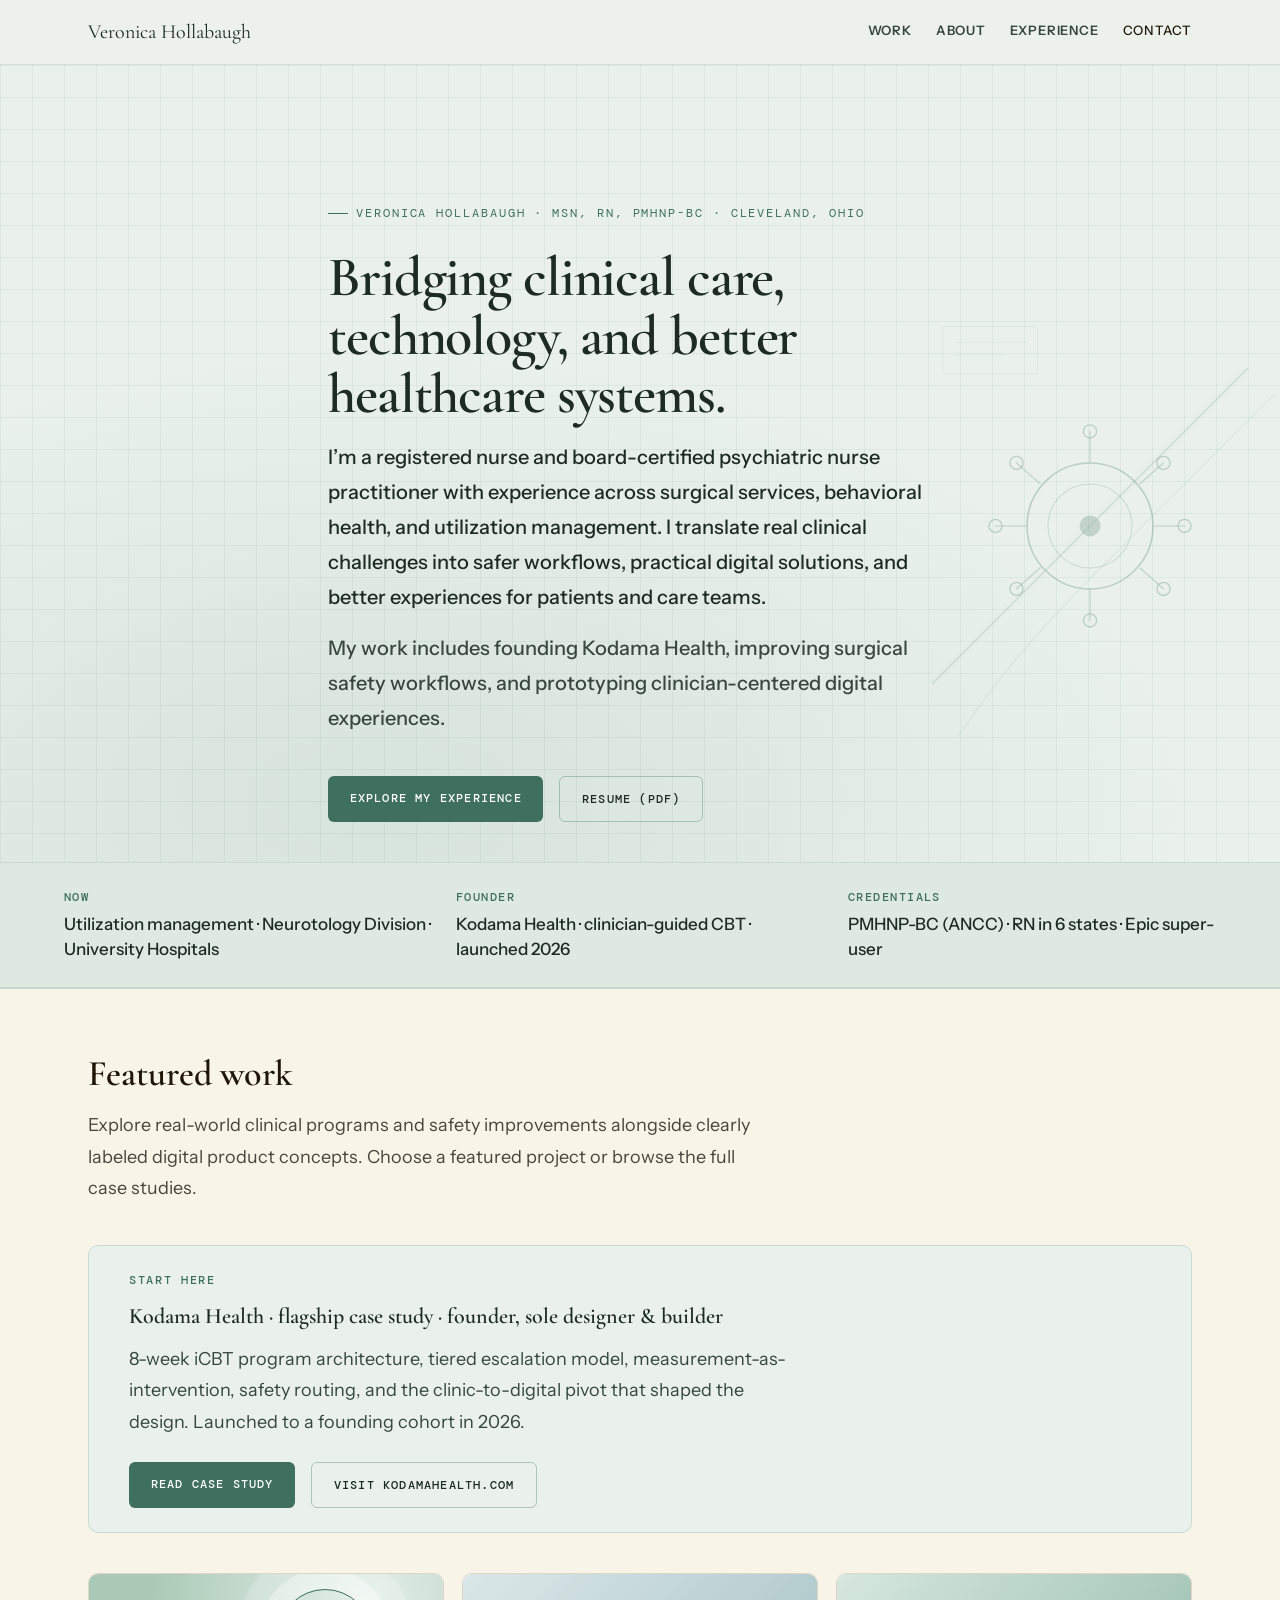
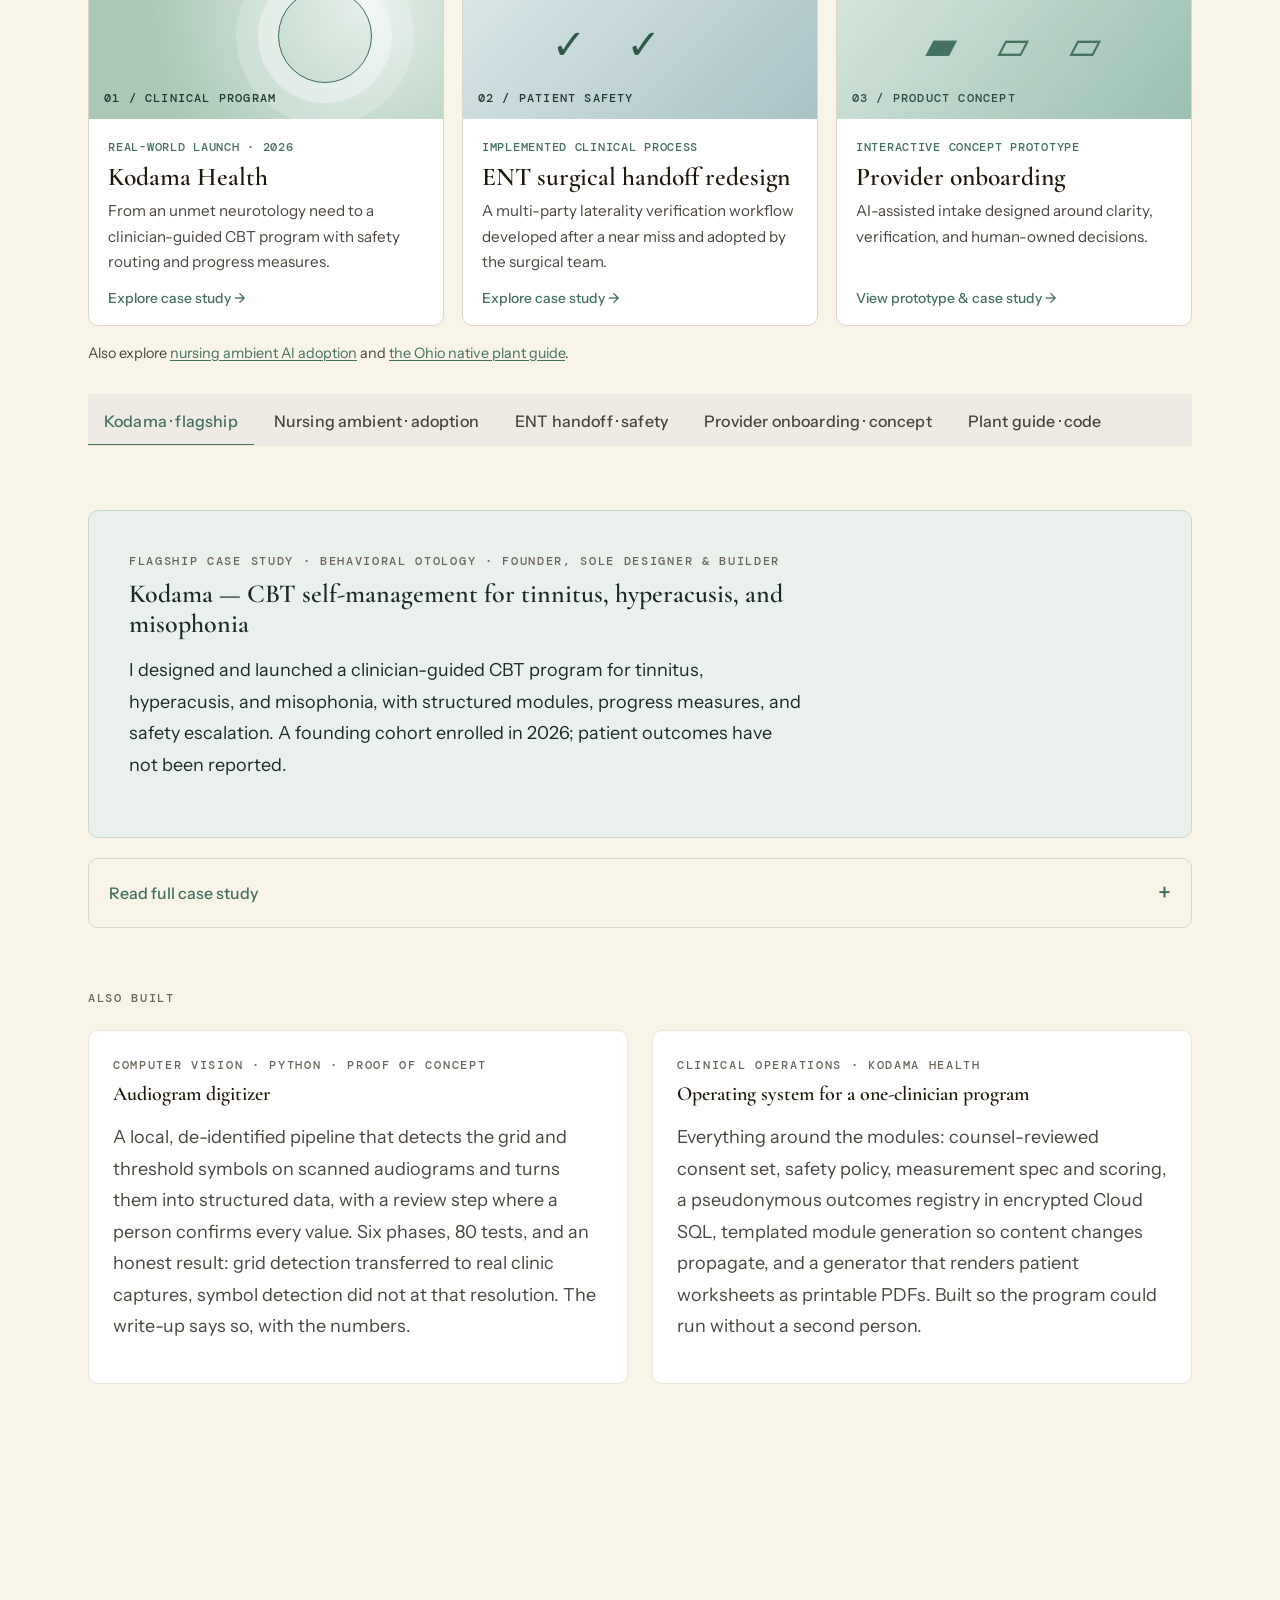
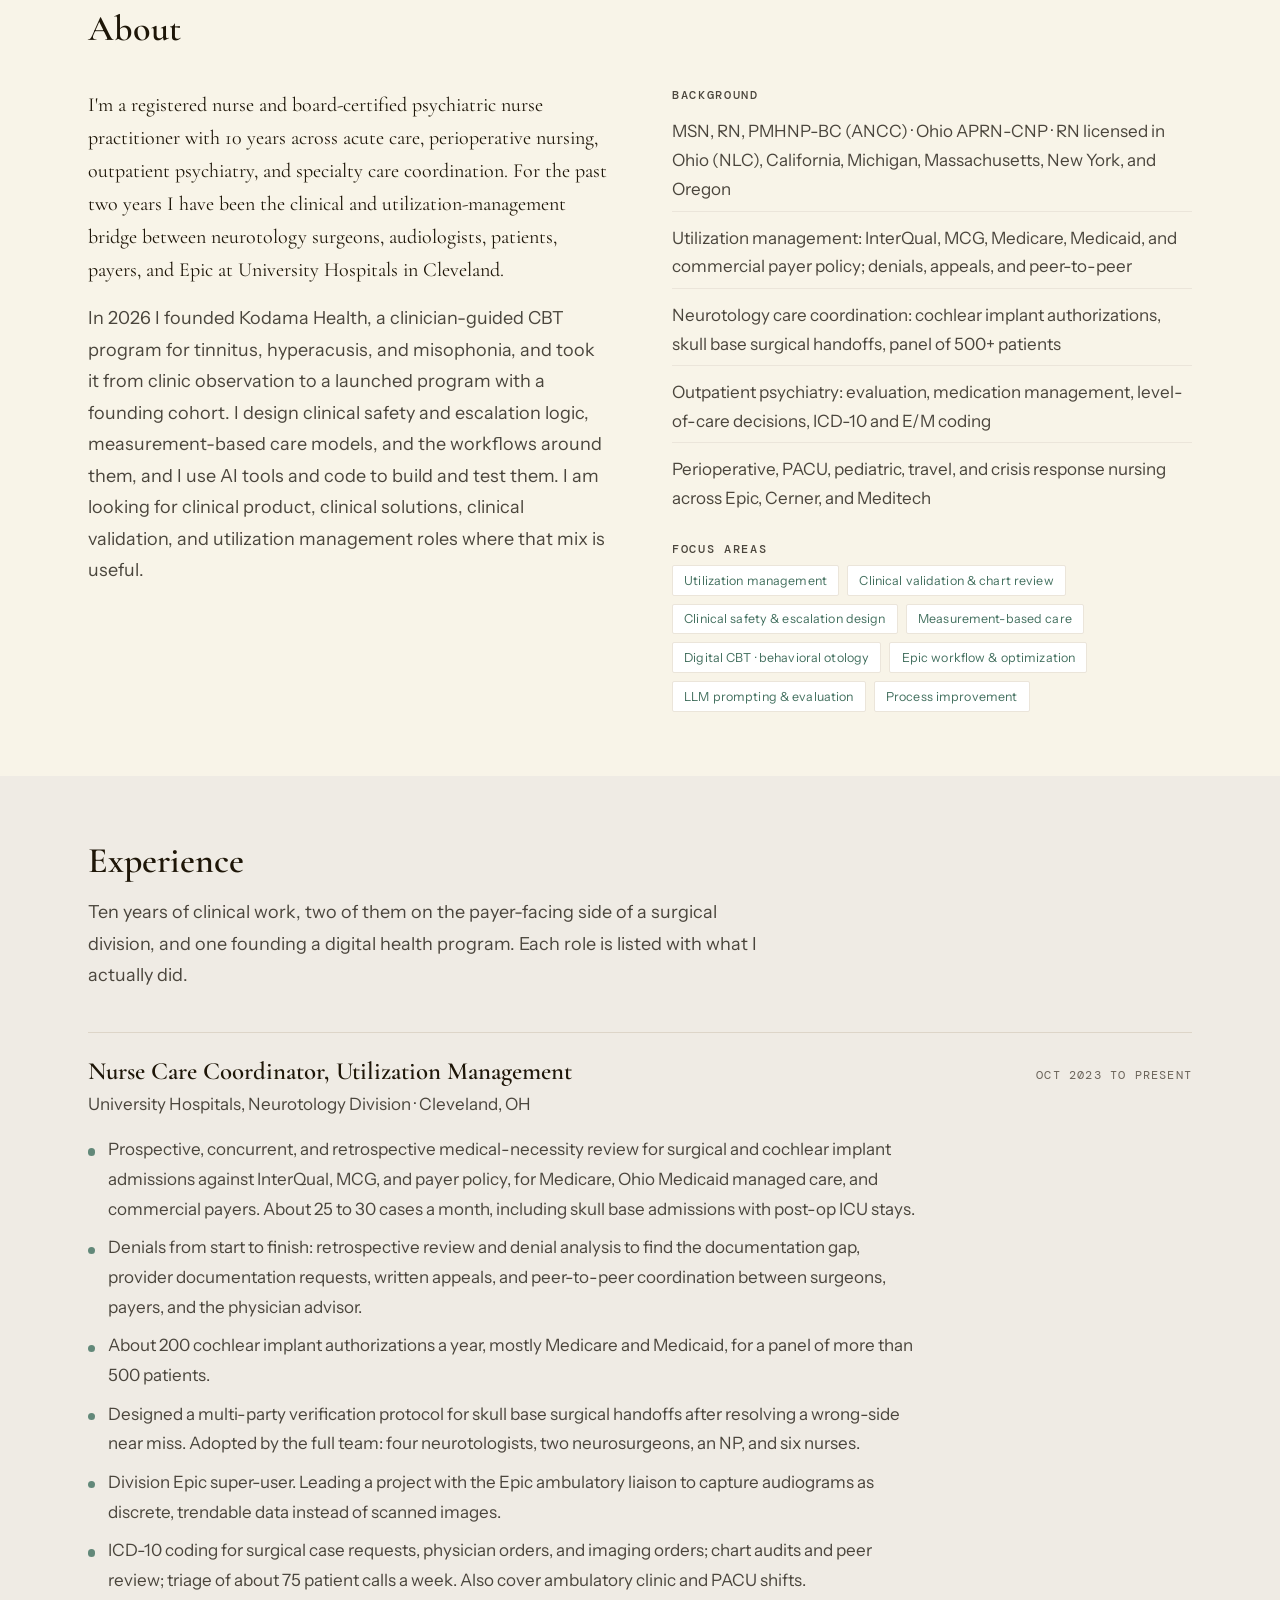
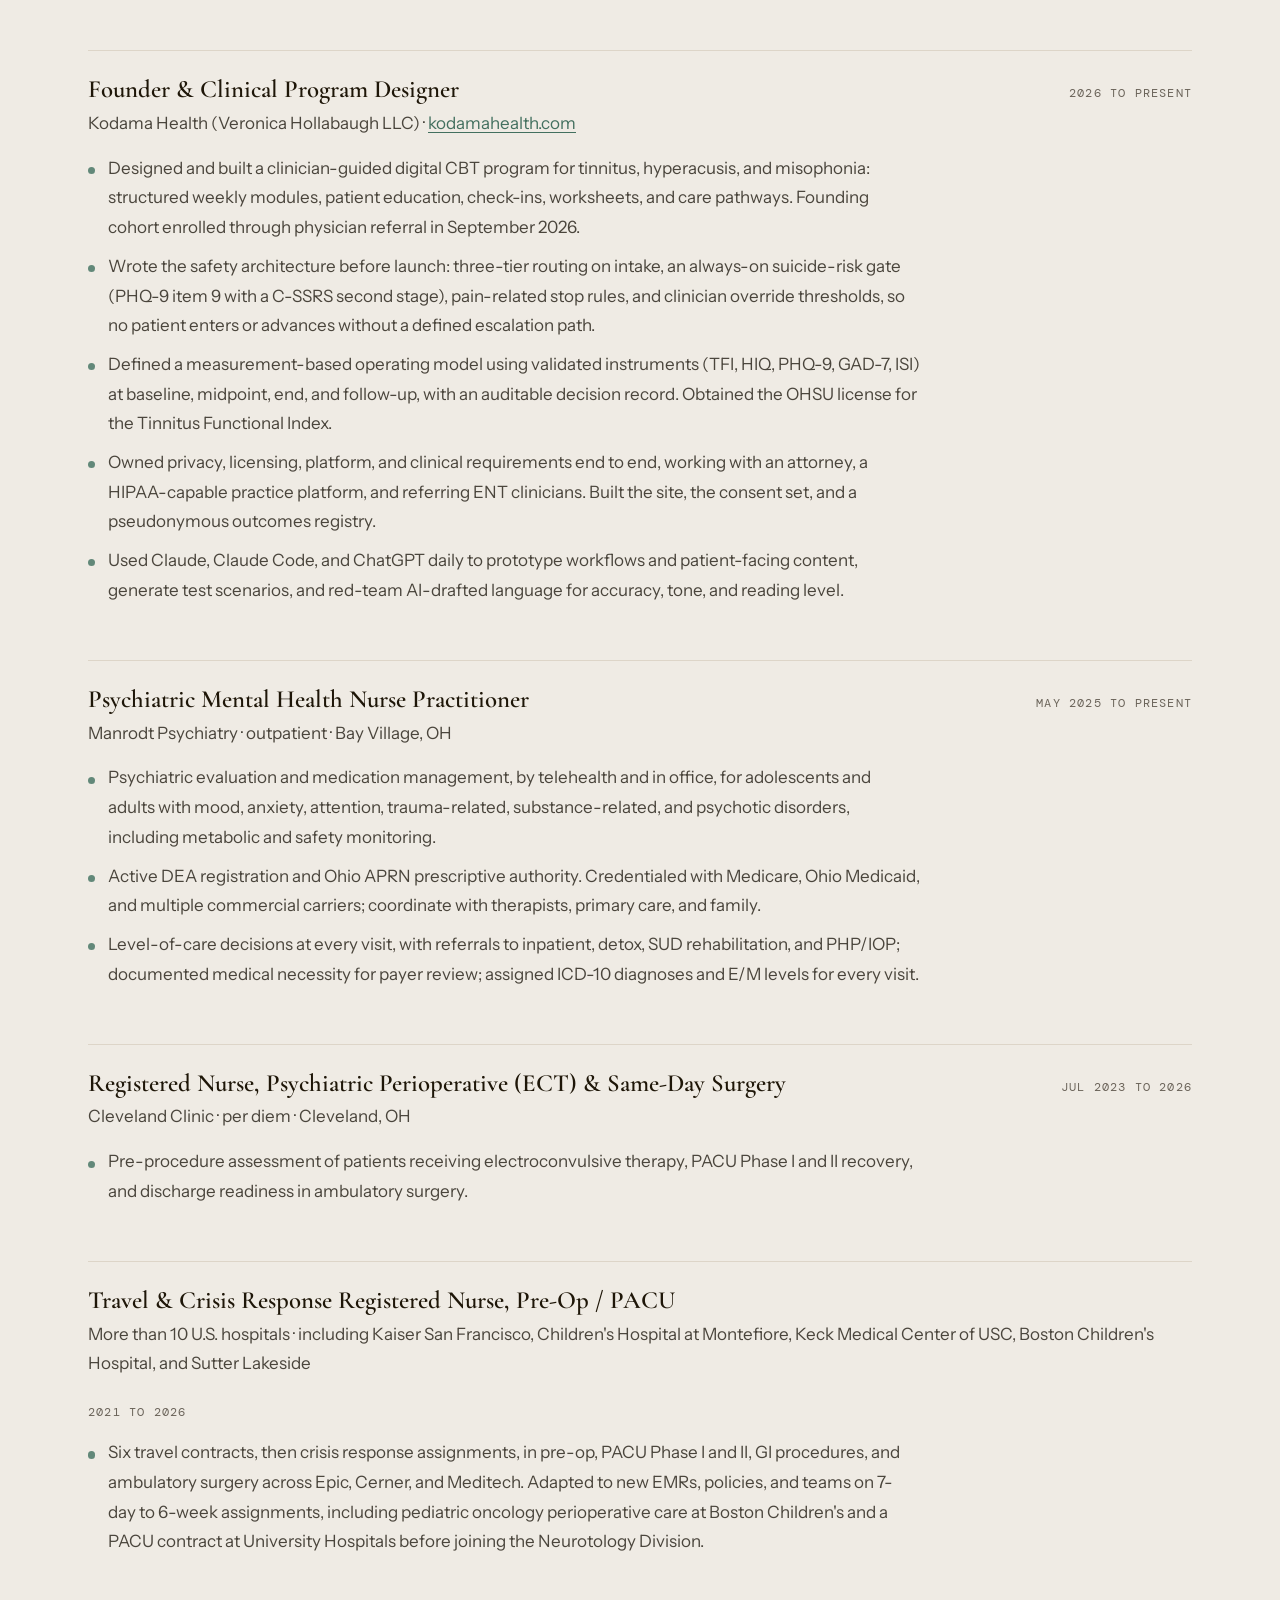
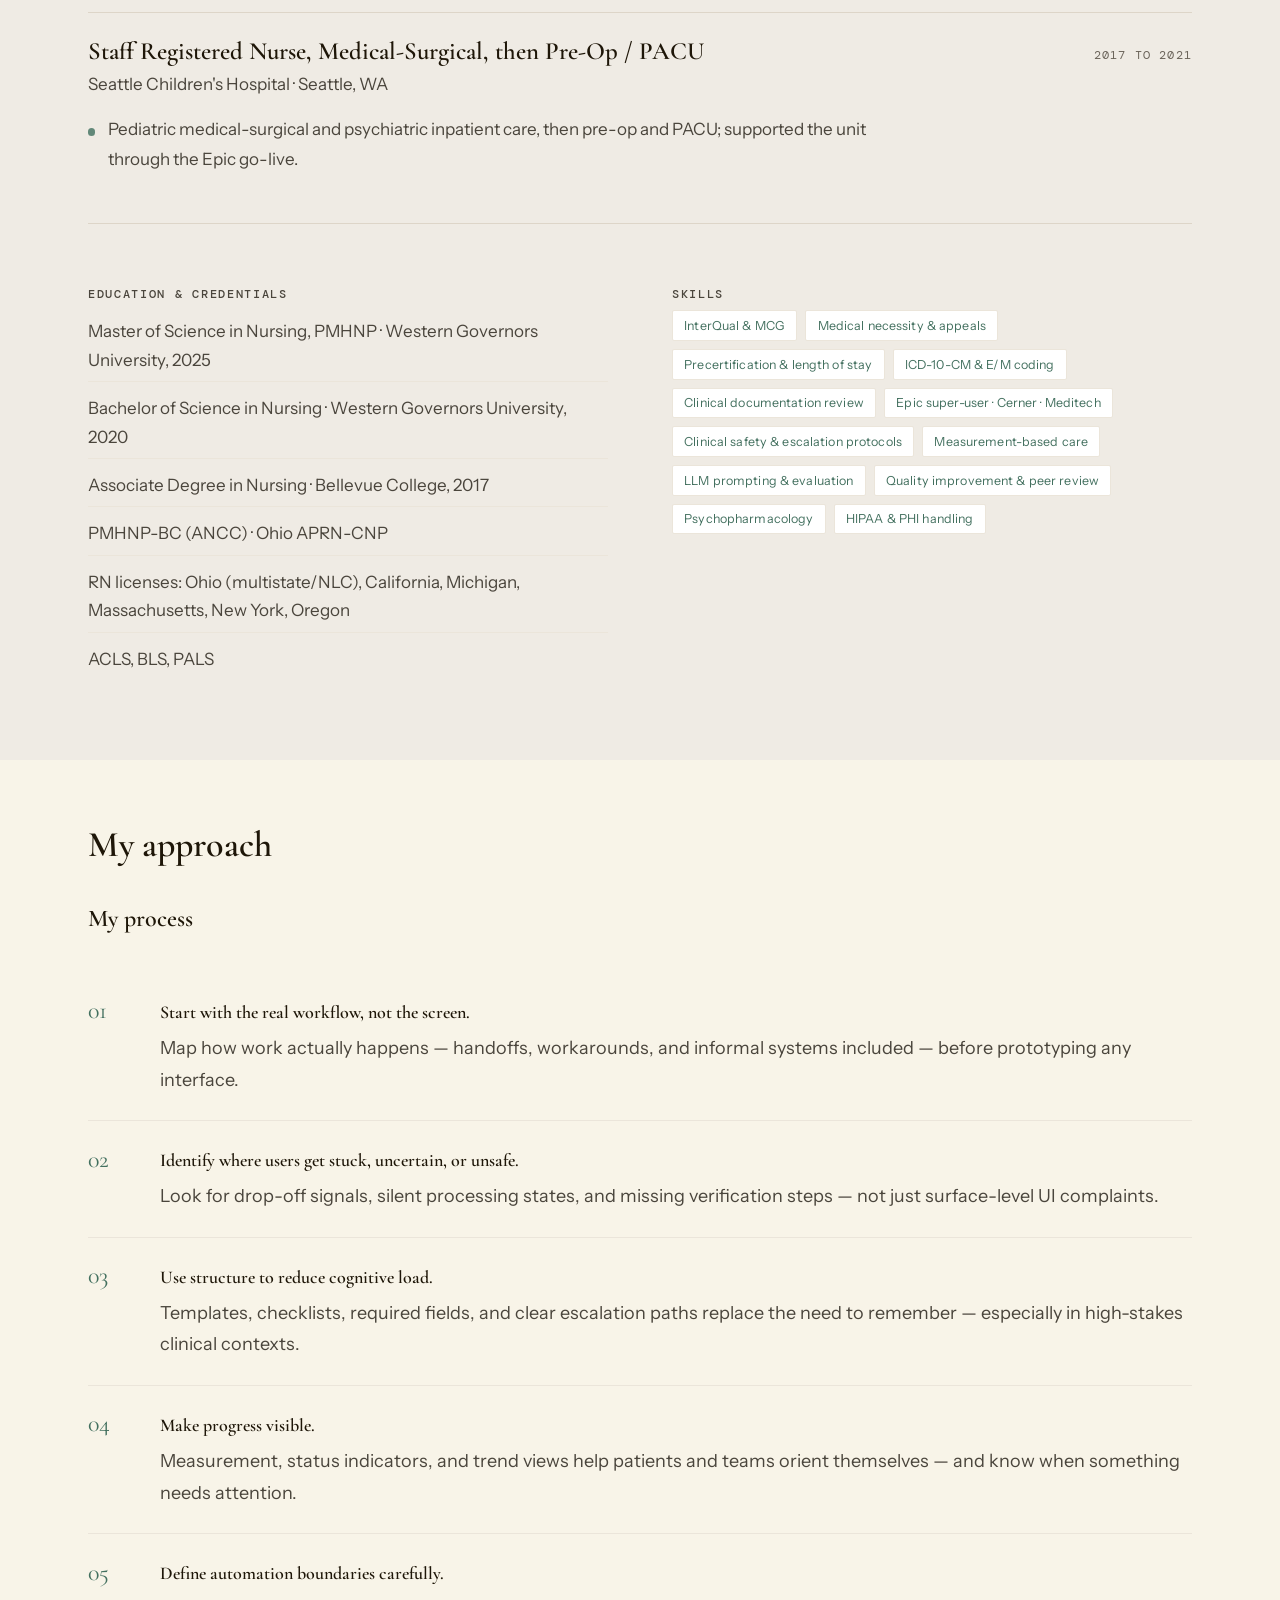
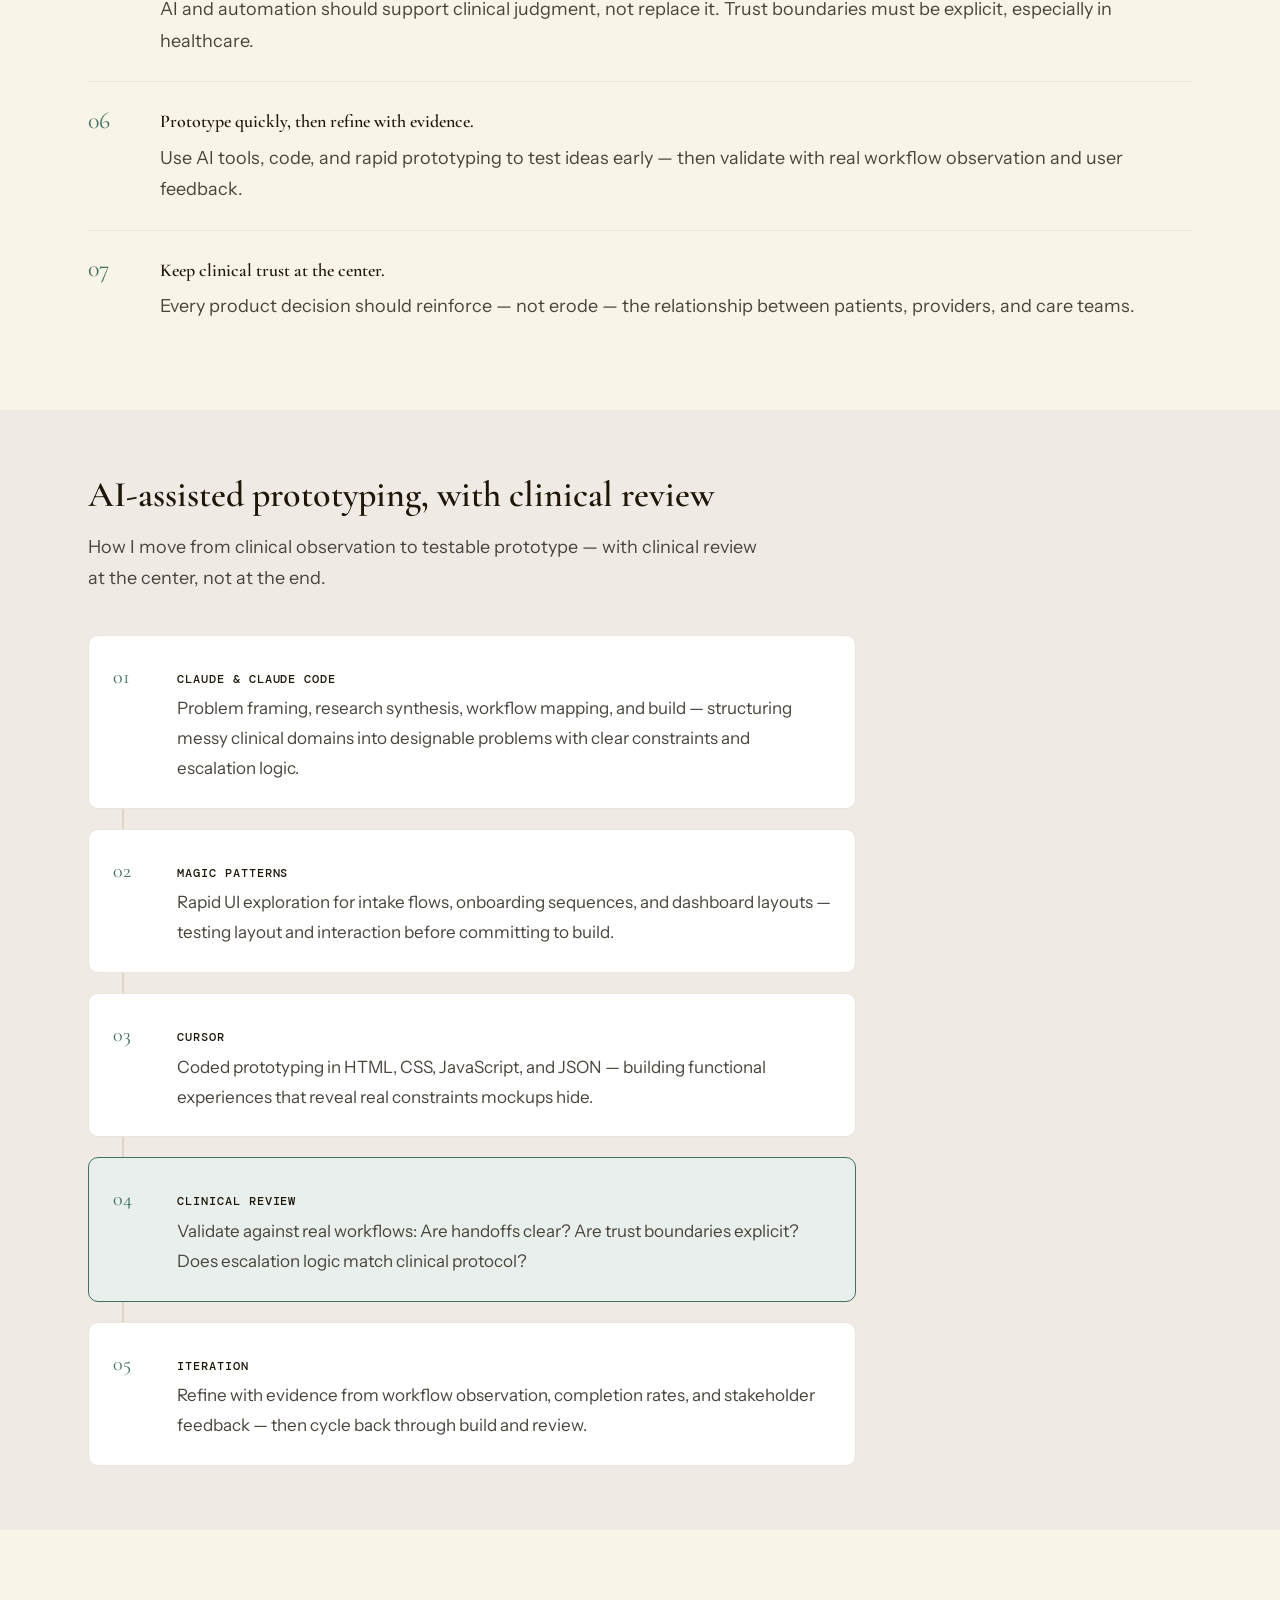
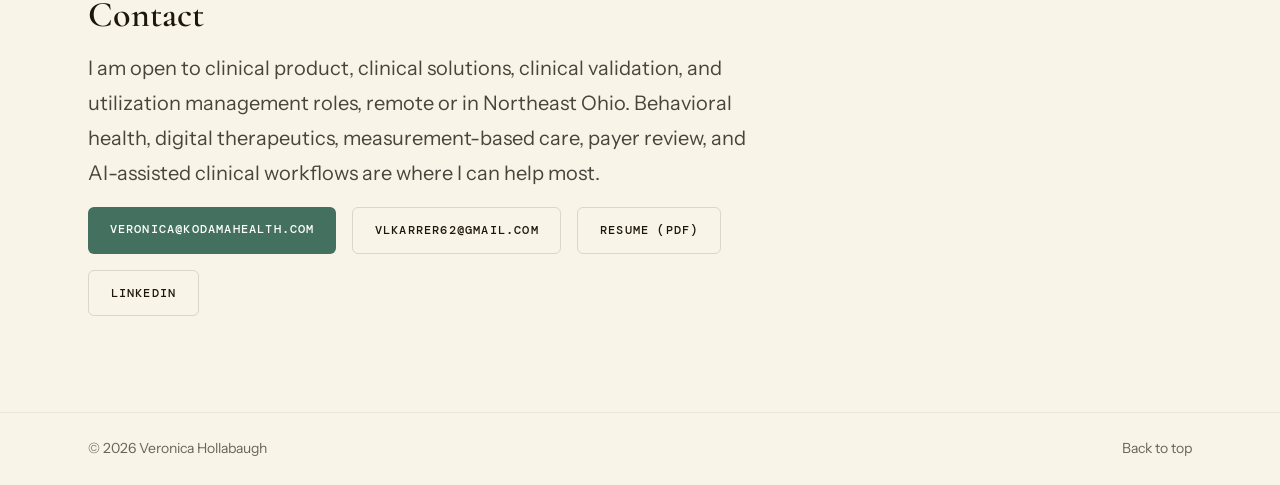
<file: index.html>
<!DOCTYPE html>
<html lang="en">
<head>
  <meta charset="UTF-8">
  <meta name="viewport" content="width=device-width, initial-scale=1.0">
  <meta name="description" content="Veronica Hollabaugh, MSN, RN, PMHNP-BC — bridging clinical care, technology, and better healthcare systems through digital health, clinical operations, and patient safety.">
  <title>Veronica Hollabaugh | Clinical Product, Utilization Management, Digital Health</title>
  <link rel="icon" href="favicon.svg" type="image/svg+xml">
  <link rel="apple-touch-icon" href="apple-touch-icon.png">
  <meta name="theme-color" content="#eaf1ec">
  <meta property="og:type" content="website">
  <meta property="og:url" content="https://vlkarrer62.github.io/healthcare-portfolio/">
  <meta property="og:title" content="Veronica Hollabaugh, MSN, RN, PMHNP-BC">
  <meta property="og:description" content="Clinical product, utilization management and digital health — bridging clinical care, technology, and better healthcare systems.">
  <meta property="og:image" content="https://vlkarrer62.github.io/healthcare-portfolio/og-image.png">
  <meta property="og:image:width" content="1200">
  <meta property="og:image:height" content="630">
  <meta property="og:image:alt" content="Veronica Hollabaugh — Bridging clinical care, technology, and better healthcare systems.">
  <meta name="twitter:card" content="summary_large_image">
  <link rel="preconnect" href="https://fonts.googleapis.com">
  <link rel="preconnect" href="https://fonts.gstatic.com" crossorigin>
  <link href="https://fonts.googleapis.com/css2?family=Cormorant+Garamond:ital,wght@0,300;0,400;0,600;1,300;1,400&family=DM+Mono:wght@400;500&family=Instrument+Sans:wght@400;500&display=swap" rel="stylesheet">
  <link rel="stylesheet" href="styles.css?v=20261013-light">
</head>
<body>

  <a class="skip-link" href="#main">Skip to content</a>

  <header class="site-header site-header--over-hero" id="top">
    <div class="container header-inner">
      <a class="logo" href="#top">Veronica Hollabaugh</a>
      <button class="nav-toggle" aria-expanded="false" aria-controls="site-nav" aria-label="Open menu">
        <span class="nav-toggle-bar"></span>
        <span class="nav-toggle-bar"></span>
      </button>
      <nav class="site-nav" id="site-nav" aria-label="Primary">
        <ul>
          <li><a href="#work">Work</a></li>
          <li><a href="#about">About</a></li>
          <li><a href="#experience">Experience</a></li>
          <li><a href="#contact">Contact</a></li>
        </ul>
      </nav>
    </div>
  </header>

  <main id="main">

    <!-- Hero -->
    <section class="hero hero-tint" aria-labelledby="hero-heading">
      <div class="hero-wash"></div>

      <svg class="hero-illustration" viewBox="0 0 320 400" fill="none" xmlns="http://www.w3.org/2000/svg" aria-hidden="true" preserveAspectRatio="xMaxYMid meet">
        <path d="M40 320 C80 280 120 240 160 200 C200 160 240 120 280 80" stroke="#7fa894" stroke-width="1.5" stroke-linecap="round" opacity="0.5"/>
        <path d="M60 360 C100 300 140 260 180 220 C220 180 260 140 300 100" stroke="#7fa894" stroke-width="1" stroke-linecap="round" opacity="0.3"/>
        <circle cx="160" cy="200" r="48" stroke="#3f6f5e" stroke-width="1.2" opacity="0.6"/>
        <circle cx="160" cy="200" r="32" stroke="#3f6f5e" stroke-width="0.8" opacity="0.4"/>
        <circle cx="160" cy="200" r="8" fill="#3f6f5e" opacity="0.5"/>
        <line x1="160" y1="152" x2="160" y2="128" stroke="#7fa894" stroke-width="1.2" stroke-linecap="round" opacity="0.7"/>
        <line x1="198" y1="168" x2="216" y2="152" stroke="#7fa894" stroke-width="1.2" stroke-linecap="round" opacity="0.7"/>
        <line x1="208" y1="200" x2="232" y2="200" stroke="#7fa894" stroke-width="1.2" stroke-linecap="round" opacity="0.7"/>
        <line x1="198" y1="232" x2="216" y2="248" stroke="#7fa894" stroke-width="1.2" stroke-linecap="round" opacity="0.7"/>
        <line x1="160" y1="248" x2="160" y2="272" stroke="#7fa894" stroke-width="1.2" stroke-linecap="round" opacity="0.7"/>
        <line x1="122" y1="232" x2="104" y2="248" stroke="#7fa894" stroke-width="1.2" stroke-linecap="round" opacity="0.7"/>
        <line x1="112" y1="200" x2="88" y2="200" stroke="#7fa894" stroke-width="1.2" stroke-linecap="round" opacity="0.7"/>
        <line x1="122" y1="168" x2="104" y2="152" stroke="#7fa894" stroke-width="1.2" stroke-linecap="round" opacity="0.7"/>
        <circle cx="160" cy="128" r="5" stroke="#3f6f5e" stroke-width="1" opacity="0.6"/>
        <circle cx="216" cy="152" r="5" stroke="#3f6f5e" stroke-width="1" opacity="0.6"/>
        <circle cx="232" cy="200" r="5" stroke="#3f6f5e" stroke-width="1" opacity="0.6"/>
        <circle cx="216" cy="248" r="5" stroke="#3f6f5e" stroke-width="1" opacity="0.6"/>
        <circle cx="160" cy="272" r="5" stroke="#3f6f5e" stroke-width="1" opacity="0.6"/>
        <circle cx="104" cy="248" r="5" stroke="#3f6f5e" stroke-width="1" opacity="0.6"/>
        <circle cx="88" cy="200" r="5" stroke="#3f6f5e" stroke-width="1" opacity="0.6"/>
        <circle cx="104" cy="152" r="5" stroke="#3f6f5e" stroke-width="1" opacity="0.6"/>
        <rect x="48" y="48" width="72" height="36" rx="2" stroke="#7fa894" stroke-width="0.8" opacity="0.25"/>
        <line x1="56" y1="60" x2="112" y2="60" stroke="#7fa894" stroke-width="0.6" opacity="0.3"/>
        <line x1="56" y1="70" x2="96" y2="70" stroke="#7fa894" stroke-width="0.6" opacity="0.3"/>
      </svg>

      <div class="container hero-inner">
        <div class="specimen-tag">Veronica Hollabaugh · MSN, RN, PMHNP-BC · Cleveland, Ohio</div>
        <h1 id="hero-heading">Bridging clinical care, technology, and better healthcare systems.</h1>
        <p class="hero-lead">I’m a registered nurse and board-certified psychiatric nurse practitioner with experience across surgical services, behavioral health, and utilization management. I translate real clinical challenges into safer workflows, practical digital solutions, and better experiences for patients and care teams.</p>
        <p class="hero-lead hero-lead-secondary">My work includes founding Kodama Health, improving surgical safety workflows, and prototyping clinician-centered digital experiences.</p>
        <div class="hero-actions">
          <a class="btn btn-primary btn-on-tint" href="#experience">Explore my experience</a>
          <a class="btn btn-secondary btn-on-tint" href="Veronica_Hollabaugh_Resume.pdf" target="_blank" rel="noopener">Resume (PDF)</a>
        </div>
      </div>

      <div class="facts-band">
        <div class="container facts-band-inner">
          <div class="fact-item">
            <span class="fact-label">Now</span>
            <span class="fact-value">Utilization management · Neurotology Division · University Hospitals</span>
          </div>
          <div class="fact-item">
            <span class="fact-label">Founder</span>
            <span class="fact-value">Kodama Health · clinician-guided CBT · launched 2026</span>
          </div>
          <div class="fact-item">
            <span class="fact-label">Credentials</span>
            <span class="fact-value">PMHNP-BC (ANCC) · RN in 6 states · Epic super-user</span>
          </div>
        </div>
      </div>
    </section>

    <!-- Why Kodama -->
    <section class="section" id="work" aria-labelledby="work-heading">
      <div class="container">
        <div class="section-header">
          <h2 id="work-heading">Featured work</h2>
          <p class="section-desc">Explore real-world clinical programs and safety improvements alongside clearly labeled digital product concepts. Choose a featured project or browse the full case studies.</p>
        </div>

        <div class="work-flagship-callout">
          <p class="work-flagship-label">Start here</p>
          <p class="work-flagship-title">Kodama Health · flagship case study · founder, sole designer &amp; builder</p>
          <p class="work-flagship-desc">8-week iCBT program architecture, tiered escalation model, measurement-as-intervention, safety routing, and the clinic-to-digital pivot that shaped the design. Launched to a founding cohort in 2026.</p>
          <div class="work-flagship-actions">
            <a class="btn btn-primary btn-on-tint" href="#case-attune">Read case study</a>
            <a class="btn btn-secondary btn-on-tint" href="https://kodamahealth.com" target="_blank" rel="noopener noreferrer">Visit kodamahealth.com</a>
          </div>
        </div>

        <div class="case-tabs" id="case-tabs">
          <div class="featured-projects" aria-label="Featured projects">
<a class="featured-project" href="#case-attune"><div class="featured-art art-kodama" aria-hidden="true"><span class="art-orbit"></span><span class="art-label">01 / CLINICAL PROGRAM</span></div><div class="featured-copy"><span class="featured-kicker">Real-world launch · 2026</span><h3>Kodama Health</h3><p>From an unmet neurotology need to a clinician-guided CBT program with safety routing and progress measures.</p><span class="featured-more">Explore case study →</span></div></a>
<a class="featured-project" href="#case-workflow"><div class="featured-art art-handoff" aria-hidden="true"><span class="art-symbol">✓ ✓</span><span class="art-label">02 / PATIENT SAFETY</span></div><div class="featured-copy"><span class="featured-kicker">Implemented clinical process</span><h3>ENT surgical handoff redesign</h3><p>A multi-party laterality verification workflow developed after a near miss and adopted by the surgical team.</p><span class="featured-more">Explore case study →</span></div></a>
<a class="featured-project" href="#case-onboarding"><div class="featured-art art-onboard" aria-hidden="true"><span class="art-steps">▰ ▱ ▱</span><span class="art-label">03 / PRODUCT CONCEPT</span></div><div class="featured-copy"><span class="featured-kicker">Interactive concept prototype</span><h3>Provider onboarding</h3><p>AI-assisted intake designed around clarity, verification, and human-owned decisions.</p><span class="featured-more">View prototype &amp; case study →</span></div></a>
</div><p class="featured-secondary">Also explore <a href="#case-ambient">nursing ambient AI adoption</a> and <a href="#case-plants">the Ohio native plant guide</a>.</p><div class="case-tabs__bar" role="tablist" aria-label="Case studies">
            <button type="button" class="case-tab" role="tab" id="tab-attune" aria-selected="true" aria-controls="case-attune" data-tab="attune">Kodama · flagship</button>
            <button type="button" class="case-tab" role="tab" id="tab-ambient" aria-selected="false" aria-controls="case-ambient" data-tab="ambient" tabindex="-1">Nursing ambient · adoption</button>
            <button type="button" class="case-tab" role="tab" id="tab-workflow" aria-selected="false" aria-controls="case-workflow" data-tab="workflow" tabindex="-1">ENT handoff · safety</button>
            <button type="button" class="case-tab" role="tab" id="tab-onboarding" aria-selected="false" aria-controls="case-onboarding" data-tab="onboarding" tabindex="-1">Provider onboarding · concept</button>
            <button type="button" class="case-tab" role="tab" id="tab-plants" aria-selected="false" aria-controls="case-plants" data-tab="plants" tabindex="-1">Plant guide · code</button>
          </div>

          <div class="case-tabs__panels">
        <!-- Kodama -->
            <div class="case-tab-panel is-active" role="tabpanel" id="case-attune" aria-labelledby="tab-attune">
        <article class="case-study" aria-labelledby="attune-heading">
<div class="tint-panel tint-panel-case"><div class="case-header">
<p class="case-meta case-meta-tint">Flagship Case Study · Behavioral Otology · Founder, Sole Designer &amp; Builder</p>
<h3 id="attune-heading">Kodama — CBT self-management for tinnitus, hyperacusis, and misophonia</h3>
<p class="case-summary-tint">I designed and launched a clinician-guided CBT program for tinnitus, hyperacusis, and misophonia, with structured modules, progress measures, and safety escalation. A founding cohort enrolled in 2026; patient outcomes have not been reported.</p>
</div></div>
<details class="case-details" id="details-attune">
  <summary><span class="case-details__closed">Read full case study</span><span class="case-details__open">Collapse case study</span><span class="case-details__icon" aria-hidden="true"></span></summary>
  <div class="case-details__body"><div class="tint-panel tint-panel-case">
<p class="case-framing case-summary-tint">Kodama is a CBT-based self-management program for tinnitus, hyperacusis, and misophonia — designed to close a real care gap while responsibly routing people to the right level of human support.</p>
              <p class="case-context case-summary-tint">My role: founder, sole designer and builder. Problem definition, program architecture, interaction design, measurement design, safety architecture, consents and compliance, and the coded site. Kodama launched to a founding cohort through ENT referral in September 2026. This case study is the design reasoning; outcome data have not been reported.</p>

            <div class="case-diagram case-diagram-tint" role="img" aria-label="Escalation ladder: self-guided program, group cohort, one-on-one support">
              <p class="diagram-caption diagram-caption-tint">Tiered support model — not fully self-serve, not clinic-only</p>
              <div class="diagram-pipeline attune-preview-flow">
                <div class="pipeline-node pipeline-node-tint"><span class="node-tag">Step 1</span>Self-guided · 8-week iCBT</div>
                <div class="pipeline-arrow pipeline-arrow-tint" aria-hidden="true"></div>
                <div class="pipeline-node pipeline-node-tint"><span class="node-tag">Step 2</span>Group cohort</div>
                <div class="pipeline-arrow pipeline-arrow-tint" aria-hidden="true"></div>
                <div class="pipeline-node pipeline-node-tint"><span class="node-tag">Step 3</span>One-on-one support</div>
                <div class="pipeline-arrow pipeline-arrow-tint" aria-hidden="true"></div>
                <div class="pipeline-node pipeline-node-accent"><span class="node-tag">Always</span>Safety routing out</div>
              </div>
            </div>
          </div>

          <div class="case-grid">
            <div class="case-block case-block-wide">
              <h4>The problem</h4>
              <p>Evidence shows CBT is the most effective treatment for bothersome tinnitus and disabling hyperacusis — yet in the Cleveland/Ohio area, there was nowhere to refer patients into structured CBT for sound-related distress. In neurotology clinic, otologists, NPs, and PAs evaluated these patients and often had to say, in effect, <em>there's nothing we can do</em>.</p>
              <p class="case-scene"><strong>Clinic scene (anonymized):</strong> A patient leaves an appointment with validated severity on paper — tinnitus affecting sleep, concentration, and mood — and asks what comes next. The clinician knows CBT works. There is no local program to offer, no group to join, no digital pathway with accountability. The visit ends with a handout and a disheartened provider. That gap — not lack of evidence, but lack of access — is what Kodama exists to solve.</p>
              <p><strong>Design reframe:</strong> This is a care-gap and access problem. The user is two people: the suffering patient <em>and</em> the provider with nowhere to send them.</p>
            </div>

            <div class="case-block">
              <h4>Who it's for</h4>
              <ul>
                <li><strong>Primary — patients</strong> with tinnitus, hyperacusis, or misophonia, often with co-occurring insomnia, anxiety, or low mood. They need structure, hope, and proof that change is possible — not another passive handout.</li>
                <li><strong>Secondary — referring clinicians</strong> who need a credible destination after diagnosis — something evidence-based they can recommend without overpromising a cure.</li>
                <li><strong>Tertiary — partners/spouses</strong> whose well-meaning accommodation can accidentally reinforce avoidance and hypervigilance around sound.</li>
              </ul>
            </div>

            <div class="case-block">
              <h4>Emotional context</h4>
              <p>Distress, hopelessness, and hypervigilance shaped the tone of the program: calm and structured, not clinical-cold or wellness-cheery. Progress had to feel legible without shaming setbacks.</p>
            </div>

            <div class="case-block case-block-wide">
              <h4>Balancing access and clinical support</h4>
              <p>The formats invert. Group therapy retains and engages best but scales worst. One-on-one support is next. Apps and online programs scale best — but have the weakest engagement and highest drop-off.</p>
              <p>Every Kodama decision negotiates one question: <strong>how do you get near-group engagement at digital scale?</strong> The rest of this case study is my answer — a tiered model, not a binary between “app” and “clinic.”</p>
            </div>

            <div class="case-block case-block-wide">
              <h4>Process &amp; the pivot</h4>
              <ol class="flow-list">
                <li><strong>Started with a clinic.</strong> Initial intent: run CBT for sound-related distress locally. Observation: demand exceeded what one clinic could serve.</li>
                <li><strong>Pivoted to a digital program.</strong> A structured 8-week platform could reach more people — but early framing skewed too self-serve.</li>
                <li><strong>Corrected again.</strong> Some patients genuinely need human contact. “Fully self-serve” was the wrong absolute. Kodama became a deliberate escalation ladder: self-guided → group cohort → one-on-one — with safety routing that exits the product when risk requires it.</li>
              </ol>
              <p>These shifts are not indecision. Each came from recognizing that the right model is tiered support, not picking one format and forcing everyone into it.</p>
            </div>

            <div class="case-block case-block-wide">
              <h4>Key design decisions</h4>
              <ul class="decision-list">
                <li><strong>Evidence-based vs. engaging.</strong> Tradeoff: Andersson/Beukes-style iCBT is clinically faithful but can feel dense. Resolution: Beckian session structure, patient-authored weekly goals, and a completion tracker that makes progress visible — without diluting the CBT model into generic wellness content.</li>
                <li><strong>Program scope grew with observed need.</strong> Tradeoff: a narrow tinnitus-only program vs. serving related conditions. Resolution: expanded to hyperacusis and misophonia pathways, plus a <strong>partner/spouse module</strong> after seeing well-meaning partners reinforce the anxiety loop by over-protecting and accommodating avoidance.</li>
                <li><strong>Structure of the 8 weeks.</strong> Tradeoff: open exploration vs. accountable cadence. Resolution: weekly modules with patient-set goals, biweekly validated measures, and explicit review points — enough flexibility for individual goals, enough structure to fight drop-off.</li>
                <li><strong>When to add humans.</strong> Tradeoff: digital scale vs. isolation in distress. Resolution: group cohort for engagement; one-on-one for people who are really struggling — triggered by plateau, severity, or preference, not only by crisis.</li>
              </ul>
            </div>
          </div>

          <div class="tint-panel tint-panel-inset case-study-kit">
            <h4 class="section-label-tint">Using progress tracking to support patients</h4>
            <p class="kit-intro case-thesis">The measuring is the intervention — validated instruments track symptom burden; weekly goal completion tracks what CBT actually changes.</p>
            <p class="kit-intro">Standard tools (TFI, HQ, misophonia screen, ISI, PHQ-9, GAD-7, C-SSRS) capture severity — but not always the behaviors CBT targets: fear, avoidance, safety behaviors, confidence, return to normal life. Kodama pairs validated measures with a <strong>CBT-sensitive weekly goal-completion tracker</strong> so measurement doubles as motivation.</p>

            <div class="case-grid case-grid-inset">
              <div class="case-block">
                <h4>Validated measures</h4>
                <ul>
                  <li>TFI, HQ, misophonia screen at intake and every 2 weeks</li>
                  <li>ISI, PHQ-9, GAD-7 for co-occurring sleep and mood burden</li>
                  <li><strong>Primary outcome (concept):</strong> change in TFI over 8 weeks</li>
                </ul>
                <p class="kit-note">Honest landscape: tinnitus has stronger established outcome tools; hyperacusis and misophonia measurement is more fragmented — which is why the CBT-sensitive tracker matters.</p>
              </div>
              <div class="case-block">
                <h4>Weekly goal examples</h4>
                <ul>
                  <li>Walked outside 10 minutes × 3</li>
                  <li>Used sound enrichment at bedtime</li>
                  <li>Reduced checking / reassurance behavior</li>
                  <li>Sat in a mildly noisy room without escaping</li>
                  <li>Called a friend · completed one valued activity despite tinnitus</li>
                </ul>
              </div>
            </div>
          </div>

          <div class="tint-panel tint-panel-inset case-study-kit">
            <h4 class="section-label-tint">Safety &amp; escalation design</h4>
            <p class="kit-intro">Because Kodama serves people in genuine distress, safety was a core design requirement — not a clinical afterthought. PHQ-9 item 9 and a C-SSRS-style screen are routing triggers, not passive data.</p>

            <div class="diagnostic-table-wrap">
              <div class="diagnostic-header">
                <span>Screen result</span>
                <span>Product response</span>
                <span>Human pathway</span>
              </div>
              <div class="diagnostic-row">
                <span class="diag-stage">Negative / low risk</span>
                <span class="diag-signal">Continue standard self-guided pathway</span>
                <span class="diag-response">Routine program cadence · biweekly measures</span>
              </div>
              <div class="diagnostic-row diagnostic-row-highlight">
                <span class="diag-stage">Passive ideation · elevated distress</span>
                <span class="diag-signal">Self-guided flow pauses</span>
                <span class="diag-response">Same-day human support · crisis resources · further risk assessment</span>
              </div>
              <div class="diagnostic-row">
                <span class="diag-stage">Active ideation · intent · plan · recent behavior · cannot stay safe</span>
                <span class="diag-signal">Exit self-guided mode entirely</span>
                <span class="diag-response">Immediate crisis support · emergency care · clinician review</span>
              </div>
            </div>

            <blockquote class="trust-sample trust-sample-inline">
              <p><strong>Design principle:</strong> The goal is not to keep every user inside the product. The goal is to route each person to the level of care that matches their risk. Kodama supports CBT-based self-management — it is explicitly not a crisis service, and the safety pathway makes that boundary visible.</p>
            </blockquote>
          </div>

          <div class="case-grid">
            <div class="case-block case-block-wide">
              <h4>What I would measure</h4>
              <p class="validate-intro">Metrics I would track in a pilot — labeled as concept hypotheses, not reported outcomes.</p>
              <div class="metrics-table-wrap">
                <table class="metrics-table">
                  <thead>
                    <tr>
                      <th>Metric</th>
                      <th>Why it matters</th>
                    </tr>
                  </thead>
                  <tbody>
                    <tr>
                      <td>TFI change over 8 weeks</td>
                      <td>Primary clinical outcome for tinnitus burden</td>
                    </tr>
                    <tr>
                      <td>Program completion &amp; weekly retention</td>
                      <td>Tests whether tiered design fights digital drop-off</td>
                    </tr>
                    <tr>
                      <td>Weekly goal-completion trends</td>
                      <td>Proximal signal of CBT behavior change — the “measuring is intervention” thesis</td>
                    </tr>
                    <tr>
                      <td>Drop-off by week</td>
                      <td>Identifies where structure fails vs. where content fails</td>
                    </tr>
                    <tr>
                      <td>Movement across escalation tiers</td>
                      <td>Self-guided → group → one-on-one · appropriate, not punitive</td>
                    </tr>
                    <tr>
                      <td>Safety routing accuracy</td>
                      <td>Positive screens trigger human pathway — no silent failures</td>
                    </tr>
                  </tbody>
                </table>
              </div>
            </div>

            <div class="case-block case-block-wide">
              <h4>Reflection</h4>
              <p>Kodama taught me that designing for vulnerable users means holding engagement and responsibility at the same time — building enough structure to keep people in the work, and enough humility to route them out when the product is no longer the right container.</p>
              <p>I would rather escalate someone to a human or crisis pathway than trap them in self-guided mode because the funnel looks better. What came next: the full kodamahealth.com site with an 8-week tinnitus program and a 10-module hyperacusis program, weekly coach check-ins on a HIPAA-capable platform, counsel-reviewed consents, an OHSU license for the TFI, a pseudonymous outcomes registry, and a founding cohort enrolled through physician referral in September 2026.</p>
            </div>

            <div class="case-block case-block-wide portfolio-throughline">
              <h4>What this project demonstrates</h4>
              <p>Kodama, provider onboarding, my ENT handoff case, and my ambient documentation playbook share one point of view: <strong>know where automation stops and a human steps in.</strong> Kodama: human escalation on risk screens. Onboarding: human review before credentialing-critical decisions. Handoff: multi-party laterality verification before the OR. Ambient documentation: nurse review-and-ownership before commit.</p>
            </div>

            <div class="case-block case-block-wide">
              <h4>Limitations &amp; next steps</h4>
              <ul>
                <li>Founding cohort only; no reported outcomes yet. Clinical claims rest on the published evidence for CBT, not on Kodama's own results</li>
                <li>Consents and scope were reviewed by counsel, not by an IRB; the program's own sound-sensitivity measure (KSSP-16) is labeled unvalidated until a validation study runs</li>
                <li>Group cohort and one-on-one tiers remain architectural intent beyond the founding group</li>
              </ul>
            </div>
          </div>

  </div>
</details>
</article>
            </div>


        <!-- Ambient Documentation Playbook -->
            <div class="case-tab-panel" role="tabpanel" id="case-ambient" aria-labelledby="tab-ambient" hidden>
        <article class="case-study" aria-labelledby="ambient-heading">
<div class="case-header">
<p class="case-meta">Nursing Solution Lead · Clinical Strategy · Vendor-Neutral Playbook</p>
<h3 id="ambient-heading">From pain point to adoption — ambient documentation for nursing</h3>
<p class="lead">A vendor-neutral clinical strategy playbook for introducing ambient AI documentation to nursing teams. It covers the demo, nurse review, adoption risks, and pilot measures; this is a simulated solution-lead exercise.</p>
</div>
<details class="case-details" id="details-ambient">
  <summary><span class="case-details__closed">Read full case study</span><span class="case-details__open">Collapse case study</span><span class="case-details__icon" aria-hidden="true"></span></summary>
  <div class="case-details__body"><p class="case-framing-light lead">How I would take a nursing customer from a documentation pain point to trusted adoption of an ambient AI tool — the clinical reasoning, the demo, the objections, and the pilot.</p>
            <p class="case-guardrail"><strong>Vendor-neutral:</strong> This is a clinical-strategy playbook, not a mockup of any company's product. Every flow and example is generic — it shows demo craft and nursing judgment for <em>any</em> ambient documentation tool, not a guess at a specific UI.</p>
            <p class="case-summary">My role: Nursing Solution Lead simulation — translating bedside documentation burden into demo strategy, adoption risks, implementation guardrails, and pilot metrics for executive and clinical buyers.</p>

          <div class="case-diagram" role="img" aria-label="Generic admission documentation flow with nurse review as the trust moment">
            <p class="diagram-caption">Generic demo path — admission documentation (vendor-neutral)</p>
            <div class="diagram-pipeline ambient-demo-flow">
              <div class="pipeline-node">
                <span class="node-tag">1</span>Enter room
              </div>
              <div class="pipeline-arrow" aria-hidden="true"></div>
              <div class="pipeline-node">
                <span class="node-tag">2</span>Patient story
              </div>
              <div class="pipeline-arrow" aria-hidden="true"></div>
              <div class="pipeline-node">
                <span class="node-tag">3</span>Capture
              </div>
              <div class="pipeline-arrow" aria-hidden="true"></div>
              <div class="pipeline-node">
                <span class="node-tag">4</span>Draft note
              </div>
              <div class="pipeline-arrow" aria-hidden="true"></div>
              <div class="pipeline-node pipeline-node-accent">
                <span class="node-tag">5 · Trust</span>Nurse review
              </div>
              <div class="pipeline-arrow" aria-hidden="true"></div>
              <div class="pipeline-node">
                <span class="node-tag">6</span>EHR flow
              </div>
              <div class="pipeline-arrow" aria-hidden="true"></div>
              <div class="pipeline-node">
                <span class="node-tag">7</span>Burden drops
              </div>
            </div>
          </div>

          <div class="case-grid">
            <div class="case-block case-block-wide">
              <h4>The scenario</h4>
              <p class="case-scene-light"><strong>Opening ask (composite):</strong> A health system says, <em>"Our nurses spend too much time documenting admissions and discharge teaching."</em> This playbook is how I would move from that sentence to a trusted pilot — not a product pitch, but a clinical adoption path.</p>
              <p>In nursing terms, the stakes are familiar: late charting, duplicate entry across intake and EHR fields, cognitive load at the bedside, burnout from "working for the chart," and handoff gaps when documentation lags the shift. The room I'd expect includes the CNO, CNIO, CMIO, CIO, nursing informatics, CDI, and quality — each with a different risk lens, all needing an honest workflow story.</p>
              <p>The goal of the walkthrough is to help each stakeholder see the same workflow through their own risk lens: burden for nurses, safety for quality, documentation integrity for CDI, implementation feasibility for informatics, and value for executives.</p>
            </div>

            <div class="case-block case-block-wide">
              <h4>Workflow breakdown</h4>
              <p class="validate-intro">Admission and discharge documentation decomposed the way only someone who has charted it can — with ambient-AI fit labeled honestly.</p>
              <div class="metrics-table-wrap">
                <table class="metrics-table workflow-fit-table">
                  <thead>
                    <tr>
                      <th>Component</th>
                      <th>Type</th>
                      <th>Ambient-AI fit</th>
                    </tr>
                  </thead>
                  <tbody>
                    <tr>
                      <td>Chief complaint &amp; patient-reported history</td>
                      <td>Repetitive capture</td>
                      <td><span class="fit-tag fit-good">Good</span> — capture and structure; nurse confirms accuracy</td>
                    </tr>
                    <tr>
                      <td>Nursing assessment (skin, neuro, fall risk)</td>
                      <td>Clinical judgment</td>
                      <td><span class="fit-tag fit-partial">Partial</span> — nurse authors; tool may assist structure, not interpret findings</td>
                    </tr>
                    <tr>
                      <td>Home meds reconciliation</td>
                      <td>Regulatory · high-risk</td>
                      <td><span class="fit-tag fit-partial">Partial</span> — capture helps; verification required before commit</td>
                    </tr>
                    <tr>
                      <td>Discharge teaching documentation</td>
                      <td>Repetitive · regulatory</td>
                      <td><span class="fit-tag fit-good">Good with review</span> — templated teaching + patient-specific details</td>
                    </tr>
                    <tr>
                      <td>Duplicated fields (intake, EHR, handoff)</td>
                      <td>Duplication</td>
                      <td><span class="fit-tag fit-good">Target</span> — primary burden-reduction opportunity</td>
                    </tr>
                    <tr>
                      <td>Vital signs &amp; intake snapshot</td>
                      <td>EHR-required · repetitive</td>
                      <td><span class="fit-tag fit-good">Good</span> — structured capture; nurse validates against monitor/device</td>
                    </tr>
                    <tr>
                      <td>Nursing diagnoses &amp; care plan goals</td>
                      <td>Clinical judgment</td>
                      <td><span class="fit-tag fit-poor">Poor</span> — not ambient capture; nurse-owned clinical reasoning</td>
                    </tr>
                  </tbody>
                </table>
              </div>
            </div>

            <div class="case-block case-block-wide">
              <h4>Demo walkthrough — where trust is won or lost</h4>
              <p class="validate-intro">Generic happy path for admission documentation. No product UI — annotated flow only.</p>
              <ol class="demo-trust-flow">
                <li class="demo-trust-step">
                  <span class="demo-step-num">1</span>
                  <div>
                    <strong>Nurse enters the room</strong>
                    <p>Set expectations with the patient: the tool assists capture; the nurse still owns the chart.</p>
                    <span class="trust-note trust-neutral">Trust checkpoint — transparency upfront</span>
                  </div>
                </li>
                <li class="demo-trust-step">
                  <span class="demo-step-num">2</span>
                  <div>
                    <strong>Patient tells their story</strong>
                    <p>Natural conversation — not a scripted interview. Ambient capture runs in the background of normal nursing presence.</p>
                    <span class="trust-note trust-neutral">Risk: patient privacy concerns — address before recording</span>
                  </div>
                </li>
                <li class="demo-trust-step">
                  <span class="demo-step-num">3</span>
                  <div>
                    <strong>Tool captures relevant information</strong>
                    <p>Speech and context mapped to documentation components — chief complaint, history, teaching topics discussed.</p>
                    <span class="trust-note trust-risk">Trust risk — off-topic or sensitive content captured unintentionally</span>
                  </div>
                </li>
                <li class="demo-trust-step">
                  <span class="demo-step-num">4</span>
                  <div>
                    <strong>AI drafts a structured note or summary</strong>
                    <p>Draft separates patient-reported content from nurse assessment where possible — never presented as final.</p>
                    <span class="trust-note trust-neutral">Draft only — not committed documentation</span>
                  </div>
                </li>
                <li class="demo-trust-step demo-trust-step-critical">
                  <span class="demo-step-num">5</span>
                  <div>
                    <strong>Nurse reviews and edits</strong>
                    <p><em>This is where review is critical. The nurse still owns the documentation. The tool helps capture and structure the encounter — it does not bypass clinical judgment.</em> Adoption is won or lost at this step.</p>
                    <span class="trust-note trust-win">Trust moment — the line that earns adoption</span>
                  </div>
                </li>
                <li class="demo-trust-step">
                  <span class="demo-step-num">6</span>
                  <div>
                    <strong>Information flows into the EHR</strong>
                    <p>Nurse commits after review — audit trail shows human attestation, not silent AI insertion.</p>
                    <span class="trust-note trust-neutral">Accountability stays with the licensed nurse</span>
                  </div>
                </li>
                <li class="demo-trust-step">
                  <span class="demo-step-num">7</span>
                  <div>
                    <strong>Documentation burden drops — without removing judgment</strong>
                    <p>Less re-typing and duplicate entry; same clinical accountability. Measure whether review time stays reasonable.</p>
                    <span class="trust-note trust-win">Value proof — shift time back to patients, not screens</span>
                  </div>
                </li>
              </ol>
            </div>

            <div class="case-block case-block-wide">
              <h4>Objection handling</h4>
              <p class="validate-intro">What separates a demo lead from a slideshow — honest answers to what skeptical nurses actually ask.</p>
              <ul class="objection-list">
                <li>
                  <strong>"What if the patient rambles or goes off-topic?"</strong>
                  <p>Drafts are editable before commit. Nurses flag and remove irrelevant content during review — the workflow assumes cleanup, not perfection at capture.</p>
                </li>
                <li>
                  <strong>"What if it mishears a medication or a dose?"</strong>
                  <p>Med reconciliation and dosing always require nurse verification against the MAR, home med list, and patient confirmation — ambient capture assists transcription, not verification.</p>
                </li>
                <li>
                  <strong>"What if it captures something I didn't intend to chart?"</strong>
                  <p>Review-before-commit is mandatory. Nothing enters the legal record without nurse attestation — and product design should make unintended capture easy to delete, not bury.</p>
                </li>
                <li>
                  <strong>"Isn't this just one more screen / one more thing to review?"</strong>
                  <p>Fair concern — that's why we pilot with time-and-motion measurement. Success means net time saved after review, not raw capture speed alone.</p>
                </li>
                <li>
                  <strong>"Does this feel like surveillance of my work?"</strong>
                  <p>Frame as documentation support, not performance monitoring. Leadership messaging matters: champions on the unit, not managers scoring conversation quality.</p>
                </li>
                <li>
                  <strong>"Who is accountable if the AI-generated note is wrong?"</strong>
                  <p>The nurse who attests and signs — same as today. The tool's job is draft and structure; clinical and legal accountability do not transfer to the model.</p>
                </li>
              </ul>
            </div>

            <div class="case-block">
              <h4>Where it does NOT fit</h4>
              <p class="validate-intro">The nursing reality check — naming limits builds trust and protects the product from designs nurses reject.</p>
              <ul class="limits-list">
                <li>Not during med pass — high interruption, safety-critical, wrong cognitive moment</li>
                <li>Not during an unstable or rapidly changing patient — assessment too dynamic for ambient draft</li>
                <li>Not in high-interruption workflows (codes, rapid response, trauma bay)</li>
                <li>Not if it adds a screen at the wrong moment — bedside attention beats capture</li>
                <li>Not where documentation is pure clinical judgment — nursing diagnoses, escalation decisions, nuanced safety calls</li>
              </ul>
            </div>

            <div class="case-block">
              <h4>Adoption &amp; pilot plan</h4>
              <p>I would not start hospital-wide. I would pilot one or two high-documentation workflows — <strong>admissions and discharge teaching</strong> — on a unit with high volume and nurse leaders willing to champion honest feedback.</p>
              <p><strong>Where first:</strong> A med-surg or observation unit with predictable admission/discharge patterns — enough repetition to learn, small enough to support closely. Nurse champions model review-before-commit, surface workflow friction weekly, and translate staff language for product and leadership.</p>
              <p><strong>Staff framing:</strong> Support for documentation burden — not surveillance, not a productivity scorecard. Champions share what they corrected in review, normalizing imperfection.</p>
            </div>

            <div class="case-block case-block-wide">
              <h4>Success metrics &amp; anti-metric</h4>
              <div class="metrics-table-wrap">
                <table class="metrics-table">
                  <thead>
                    <tr>
                      <th>Metric</th>
                      <th>Why it matters</th>
                    </tr>
                  </thead>
                  <tbody>
                    <tr>
                      <td>Time saved per encounter (net of review)</td>
                      <td>Primary burden-reduction signal — must include edit time</td>
                    </tr>
                    <tr>
                      <td>Edit burden — how much nurses correct</td>
                      <td>High edits may mean wrong workflow fit, not nurse resistance</td>
                    </tr>
                    <tr>
                      <td>Documentation completeness</td>
                      <td>Are required fields actually getting done — not just faster partial charts</td>
                    </tr>
                    <tr>
                      <td>Nurse satisfaction &amp; willingness to continue</td>
                      <td>Adoption is behavioral, not contractual</td>
                    </tr>
                    <tr>
                      <td>Late-charting rate</td>
                      <td>Proxy for whether documentation leaves the shift with the nurse</td>
                    </tr>
                    <tr>
                      <td>Escalation / safety issues</td>
                      <td>Guardrail — no improvement in speed at the cost of missed assessments</td>
                    </tr>
                    <tr>
                      <td>Handoff quality</td>
                      <td>Does earlier structured capture improve sign-out — or create new gaps</td>
                    </tr>
                  </tbody>
                </table>
              </div>
              <p class="anti-metric-note"><strong>Anti-metric:</strong> Adoption should not come at the cost of review time ballooning. If nurses spend as long fixing drafts as they did typing, the workflow fit is wrong — not the nurse.</p>
            </div>

            <div class="case-block case-block-wide">
              <h4>Feedback loop to product</h4>
              <p>The same voice-of-customer loop I run in device and clinical coordination work — structured field input, not anecdote lost in a deck.</p>
              <div class="illustrative-callout">
                <p class="illustrative-label">Illustrative example — not reported customer research</p>
                <p><strong>Heard (composite):</strong> "Three health systems asked whether the note can separate patient-reported history from nurse assessment."</p>
                <p><strong>Product needs that follow:</strong> Clearer nurse review workflow · audit trail of AI-assisted vs. nurse-authored content · unit-specific templates · safety language around AI-generated documentation · role-based permissions · a plain statement of what the tool does <em>not</em> do.</p>
              </div>
            </div>

            <div class="case-block case-block-wide">
              <h4>Reflection</h4>
              <p>Adoption is won in the weeks after the demo, on the unit, when a skeptical nurse sees the tool make her shift better — not when an executive sees a slide.</p>
              <p>My job as the clinical voice is to keep the product honest about where it helps, protect nurses from tools they'll reject, and translate bedside reality into the language leaders decide on: adoption risk, workflow impact, documentation burden, patient safety, implementation readiness, and measurable value.</p>
            </div>

            <div class="case-block case-block-wide portfolio-throughline">
              <h4>What this project demonstrates</h4>
              <p>Kodama, provider onboarding, my ENT handoff case, and this playbook share one point of view: <strong>know where automation stops and a human steps in.</strong> Here it is the nurse's review-and-ownership step — the moment that earns trust. Kodama: human escalation on risk screens. Onboarding: human review before credentialing-critical decisions. Handoff: multi-party laterality verification before the OR.</p>
            </div>

            <div class="case-block case-block-wide">
              <h4>Limitations &amp; next steps</h4>
              <ul>
                <li>Vendor-neutral strategy playbook — not tied to a live health-system pilot or specific ambient vendor</li>
                <li>This section demonstrates clinical strategy, workflow judgment, and demo readiness; it is not presented as a reported implementation outcome</li>
              </ul>
            </div>
          </div>

  </div>
</details>
</article>
            </div>


        <!-- ENT Surgical Handoff -->
            <div class="case-tab-panel" role="tabpanel" id="case-workflow" aria-labelledby="tab-workflow" hidden>
        <article class="case-study" aria-labelledby="workflow-heading">
<div class="case-header">
<p class="case-meta">Clinical Operations · Process Improvement · Verification Design</p>
<h3 id="workflow-heading">ENT surgical handoff — verification by design</h3>
<p class="lead">A surgical near miss prompted a multi-party laterality verification workflow designed to catch errors before the day of surgery. This case study explains the failure, the intervention, and the clinical reasoning behind it.</p>
</div>
<details class="case-details" id="details-workflow">
  <summary><span class="case-details__closed">Read full case study</span><span class="case-details__open">Collapse case study</span><span class="case-details__icon" aria-hidden="true"></span></summary>
  <div class="case-details__body"><p class="case-framing-light lead">A verification-by-design fix for surgical handoffs — turning a wrong-site near-miss into a multi-party laterality check that surfaces errors weeks before the OR, not on the day of surgery.</p>
            <p class="case-summary">My role: identified the failure, proposed the intervention, and designed the verification workflow in a live clinical setting. This is a proposed process improvement — not a shipped product feature or formal quality study.</p>

          <div class="case-diagram" role="img" aria-label="Shift-left verification: from day-of catch to multi-party confirm one month before surgery">
            <p class="diagram-caption">From sequential trust to designed verification</p>
            <div class="diagram-pipeline intervention-flow">
              <div class="pipeline-node pipeline-node-problem">
                <span class="node-tag">Before</span>Single entry error
              </div>
              <div class="pipeline-arrow" aria-hidden="true"></div>
              <div class="pipeline-node pipeline-node-problem">
                <span class="node-tag">Before</span>Sequential handoffs
              </div>
              <div class="pipeline-arrow" aria-hidden="true"></div>
              <div class="pipeline-node pipeline-node-problem">
                <span class="node-tag">Before</span>Day-of catch
              </div>
              <div class="pipeline-arrow" aria-hidden="true"></div>
              <div class="pipeline-node pipeline-node-accent">
                <span class="node-tag">After</span>Multi-party verify · ~4 weeks out
              </div>
            </div>
          </div>

          <div class="case-grid">
            <div class="case-block case-block-wide">
              <h4>The problem</h4>
              <p>ENT surgical coordination spans many handoffs — scheduling, pre-op, nursing, surgery, post-op. Ambiguity about laterality, surgical approach, implant details, and ownership at each stage creates risk for wrong-site events, delays, and repeated patient contact.</p>
              <p class="case-scene-light"><strong>Near-miss (anonymized):</strong> A patient was scheduled for a translabyrinthine resection of a vestibular schwannoma, and the wrong side was entered in the case request. It went uncaught through every downstream handoff until the surgeon caught it the day of surgery. A wrong-site surgery was one missed check away.</p>
              <p><strong>Design reframe:</strong> The root issue is a systems and information-integrity problem — a single early error propagating unchecked because no stage was designed to independently verify it.</p>
            </div>

            <div class="case-block">
              <h4>Who's affected</h4>
              <ul>
                <li><strong>Patient</strong> — catastrophic, irreversible harm if wrong-site proceeds.</li>
                <li><strong>Surgeon(s)</strong> — liability, trust, and day-of disruption when errors surface late.</li>
                <li><strong>Nursing &amp; OR teams</strong> — rework, delays, and last-minute schedule changes.</li>
                <li><strong>Coordinator</strong> — ownership of the pathway without a designed safety net.</li>
              </ul>
              <p>The process gave many people the information — but no one a defined checkpoint to verify it.</p>
            </div>

            <div class="case-block">
              <h4>Why the old flow failed</h4>
              <p>Information was <em>passed</em> but never <em>confirmed</em>. Handoffs were sequential and single-threaded — each stage trusted the prior one, so a first-stage error had no independent catch.</p>
              <ul>
                <li>Single point of entry for laterality — no redundancy</li>
                <li>No early cross-role verification moment</li>
                <li>Ambiguous ownership at transitions</li>
                <li>Critical fields scattered across verbal updates and free-text notes</li>
              </ul>
            </div>

            <div class="case-block case-block-wide">
              <h4>The design</h4>
              <p>A verification email, sent by the coordinator roughly one month before the procedure, to every surgeon on the case, their nurses, and the OR team — surfacing laterality, surgical site, approach, implant details, and patient identity for explicit confirmation.</p>
              <ul class="goal-list">
                <li><strong>Redundancy:</strong> several roles verify the same critical fields — one person's error can be caught by another.</li>
                <li><strong>Shift-left timing:</strong> catching errors ~4 weeks out turns a day-of crisis into a routine correction.</li>
                <li><strong>Shared source of truth:</strong> one artifact everyone confirms against, replacing sequential trust.</li>
                <li><strong>Explicit ownership:</strong> the coordinator owns the send; recipients own the confirm.</li>
              </ul>
            </div>

            <div class="case-block case-block-wide">
              <h4>Annotated verification email</h4>
              <p class="validate-intro">Concept mock of the artifact — structured fields replace free-text handoffs.</p>
              <div class="verification-email-mock">
                <div class="email-mock-meta">
                  <p><span class="email-mock-label">To:</span> Attending surgeon · Fellow · OR nurse · Pre-op coordinator</p>
                  <p><span class="email-mock-label">When:</span> ~4 weeks before procedure · Reply required within 48 hours</p>
                  <p><span class="email-mock-label">Subject:</span> Confirm surgical details — [Patient initials] · [Date of surgery]</p>
                </div>
                <div class="email-mock-body">
                  <p>Please confirm the following for the scheduled procedure. <strong>Reply to all with corrections if anything is inaccurate.</strong></p>
                  <dl class="email-mock-fields">
                    <div class="email-mock-field email-mock-field-critical">
                      <dt>Laterality <span class="field-tag">Critical</span></dt>
                      <dd>Left · Translabyrinthine approach · Vestibular schwannoma</dd>
                    </div>
                    <div class="email-mock-field email-mock-field-critical">
                      <dt>Patient identity <span class="field-tag">Critical</span></dt>
                      <dd>[Initials] · DOB · MRN</dd>
                    </div>
                    <div class="email-mock-field">
                      <dt>Surgical approach &amp; site</dt>
                      <dd>Translabyrinthine resection · Temporal bone</dd>
                    </div>
                    <div class="email-mock-field">
                      <dt>Implant / device details</dt>
                      <dd>None · N/A for this case</dd>
                    </div>
                    <div class="email-mock-field">
                      <dt>Scheduled date &amp; location</dt>
                      <dd>[Date] · Main OR · Room assignment TBD</dd>
                    </div>
                  </dl>
                  <p class="email-mock-confirm">☐ I confirm these details are correct &nbsp;·&nbsp; ☐ I see an error — details below:</p>
                </div>
                <p class="email-mock-note">Design intent: critical fields visually distinct · confirmation is the explicit action · reply-all creates a shared audit trail</p>
              </div>
            </div>

            <div class="case-block case-block-wide">
              <h4>Key design decisions</h4>
              <ul class="decision-list">
                <li><strong>Email vs. system-integrated check.</strong> Tradeoff: an EHR or scheduling hard-stop would be more robust but slower to implement. Resolution: email is fast, low-friction, and works in today's workflow — with a clear path to productize as a structured confirmation step later.</li>
                <li><strong>Who to include.</strong> Tradeoff: alert fatigue vs. real redundancy. Resolution: every surgeon on the case, their nurses, and OR team — broad enough to catch errors, tight enough to stay surgical-case-specific.</li>
                <li><strong>Timing.</strong> Tradeoff: too early (details still changing) vs. too late (day-of crisis). Resolution: ~4 weeks out — details are largely final, with time to correct calmly.</li>
              </ul>
            </div>

            <div class="case-block case-block-wide">
              <h4>Before / after</h4>
              <div class="product-before-after">
                <div class="pba-col pba-before">
                  <h5>Before</h5>
                  <ul>
                    <li>Laterality entered once — error propagated unchecked</li>
                    <li>Each handoff trusted the prior stage</li>
                    <li>Surgeon caught wrong side on day of surgery</li>
                    <li>No shared artifact to confirm against</li>
                    <li>Near-miss invisible until the OR</li>
                  </ul>
                </div>
                <div class="pba-col pba-after">
                  <h5>After</h5>
                  <ul>
                    <li>Multi-party verification ~4 weeks before procedure</li>
                    <li>Same critical fields confirmed by several roles</li>
                    <li>Errors corrected in routine workflow, not under OR pressure</li>
                    <li>Coordinator-owned send · recipient-owned confirm</li>
                    <li>Reply-all creates shared documentation</li>
                  </ul>
                </div>
              </div>
            </div>

            <div class="case-block case-block-wide">
              <h4>What I would measure</h4>
              <p class="validate-intro">Metrics for a pilot of this process — proposed, not reported outcomes. Baseline: the day-of catch that prompted this intervention.</p>
              <div class="metrics-table-wrap">
                <table class="metrics-table">
                  <thead>
                    <tr>
                      <th>Metric</th>
                      <th>Why it matters</th>
                    </tr>
                  </thead>
                  <tbody>
                    <tr>
                      <td>Laterality / wrong-site errors caught pre-op</td>
                      <td>Primary safety outcome — errors surfaced before the OR</td>
                    </tr>
                    <tr>
                      <td>Time-to-catch (days before surgery)</td>
                      <td>Tests whether verification shifts left from day-of to weeks-out</td>
                    </tr>
                    <tr>
                      <td>Day-of cancellations or delays from detail conflicts</td>
                      <td>Should decrease as conflicts resolve earlier</td>
                    </tr>
                    <tr>
                      <td>Independent confirmations per case</td>
                      <td>Redundancy working — more than one role confirming</td>
                    </tr>
                    <tr>
                      <td>Near-miss reports</td>
                      <td>Visibility into caught errors that would have propagated</td>
                    </tr>
                  </tbody>
                </table>
              </div>
            </div>

            <div class="case-block case-block-wide">
              <h4>Reflection</h4>
              <p>High-stakes workflows need designed verification, not assumed diligence. The cheapest place to catch an error is the earliest — and good safety design makes the right check the easy, default action.</p>
              <p>If productized, I would build this as a scheduling-system confirmation step with required fields, structured read-backs, and a hard-stop when critical details conflict — but the email proved the verification pattern could work in a live setting without waiting for a system build.</p>
            </div>

            <div class="case-block case-block-wide portfolio-throughline">
              <h4>What this project demonstrates</h4>
              <p>Kodama, provider onboarding, this handoff, and my ambient documentation playbook share one point of view: <strong>know where automation stops and a human steps in.</strong> Kodama: human escalation on risk screens. Onboarding: human review before credentialing-critical decisions. Handoff: multi-party laterality verification before the OR. Ambient documentation: nurse review-and-ownership before commit.</p>
            </div>

            <div class="case-block case-block-wide">
              <h4>Limitations &amp; next steps</h4>
              <ul>
                <li>Proposed and designed process improvement — not a formal QI study or EHR product launch</li>
                <li>Impact metrics above are what I would track in a pilot; reported outcomes depend on institutional measurement</li>
                <li>Email-based verification is a pragmatic interim — a built-in hard-stop would be the next design iteration</li>
              </ul>
            </div>
          </div>

  </div>
</details>
</article>
            </div>


        <!-- Provider Onboarding -->
            <div class="case-tab-panel" role="tabpanel" id="case-onboarding" aria-labelledby="tab-onboarding" hidden>
        <article class="case-study" aria-labelledby="onboarding-heading">
<div class="tint-panel tint-panel-case"><div class="case-header">
<p class="case-meta case-meta-tint">Concept Prototype · Provider Onboarding</p>
<h3 id="onboarding-heading">AI-Assisted Provider Onboarding for Behavioral Health Clinicians</h3>
<p class="case-summary-tint">An interactive concept for guiding behavioral health clinicians through credentialing intake, with AI-assisted extraction and human verification. The prototype uses fictional data and does not submit information.</p>
</div>
<a class="btn btn-secondary btn-on-tint" href="onboarding-demo.html">Try the interactive prototype →</a></div>
<details class="case-details" id="details-onboarding">
  <summary><span class="case-details__closed">Read full case study</span><span class="case-details__open">Collapse case study</span><span class="case-details__icon" aria-hidden="true"></span></summary>
  <div class="case-details__body"><div class="tint-panel tint-panel-case">
<p class="case-subtitle case-subtitle-tint">A concept prototype exploring how high-friction credentialing intake could become a guided, AI-assisted onboarding flow — with provider trust, data accuracy, and human review at the center.</p>
              <p class="case-context case-summary-tint">Not tied to any single employer. Grounded in behavioral health credentialing patterns I have observed — CAQH profiles, state license verification, malpractice documentation, payer panel enrollment, and the gap between “application submitted” and “first insurance appointment booked.”</p>

            <div class="case-diagram case-diagram-tint" role="img" aria-label="Onboarding pathway from interest form to first appointment readiness">
              <p class="diagram-caption diagram-caption-tint">End-to-end onboarding pathway</p>
              <div class="diagram-pipeline onboarding-pathway">
                <div class="pipeline-node pipeline-node-tint"><span class="node-tag">Start</span>Interest form</div>
                <div class="pipeline-arrow pipeline-arrow-tint" aria-hidden="true"></div>
                <div class="pipeline-node pipeline-node-tint"><span class="node-tag">Intake</span>AI-assisted intake</div>
                <div class="pipeline-arrow pipeline-arrow-tint" aria-hidden="true"></div>
                <div class="pipeline-node pipeline-node-tint"><span class="node-tag">Data</span>License / NPI / CAQH</div>
                <div class="pipeline-arrow pipeline-arrow-tint" aria-hidden="true"></div>
                <div class="pipeline-node pipeline-node-tint"><span class="node-tag">Upload</span>Document upload</div>
                <div class="pipeline-arrow pipeline-arrow-tint" aria-hidden="true"></div>
                <div class="pipeline-node pipeline-node-tint"><span class="node-tag">Extract</span>AI extraction</div>
                <div class="pipeline-arrow pipeline-arrow-tint" aria-hidden="true"></div>
                <div class="pipeline-node pipeline-node-tint"><span class="node-tag">Confirm</span>Provider confirmation</div>
                <div class="pipeline-arrow pipeline-arrow-tint" aria-hidden="true"></div>
                <div class="pipeline-node pipeline-node-tint"><span class="node-tag">Review</span>Human review checkpoint</div>
                <div class="pipeline-arrow pipeline-arrow-tint" aria-hidden="true"></div>
                <div class="pipeline-node pipeline-node-tint"><span class="node-tag">Track</span>Credentialing status</div>
                <div class="pipeline-arrow pipeline-arrow-tint" aria-hidden="true"></div>
                <div class="pipeline-node pipeline-node-accent"><span class="node-tag">Ready</span>First appointment</div>
              </div>
            </div>
          </div>

          <div class="case-grid">
            <div class="case-block">
              <h4>Problem</h4>
              <p>Behavioral health providers want to join an insurance-enabled care platform, but onboarding is high-friction. They may need to submit license data, NPI, CAQH information, malpractice insurance, payer enrollment details, specialties, availability, practice preferences, and identity documentation. The process can feel long, repetitive, unclear, and easy to abandon.</p>
            </div>
            <div class="case-block">
              <h4>Users</h4>
              <ul>
                <li>Therapists, psychiatrists, PMHNPs, psychologists, and other behavioral health providers</li>
                <li>Credentialing and onboarding operations teams</li>
                <li>Product and support teams responsible for provider activation</li>
              </ul>
            </div>
            <div class="case-block case-block-wide">
              <h4>Business / user tension</h4>
              <p>The platform needs complete, accurate, credentialing-ready data. The provider wants speed, clarity, and confidence. Patients ultimately need more available providers who can accept insurance. Design must serve all three without treating the provider like a data-entry endpoint.</p>
            </div>
          </div>

          <!-- Journey, funnel, before/after, trust, human-owned -->
          <div class="tint-panel tint-panel-inset case-study-kit">
            <h4 class="section-label-tint">Provider journey map</h4>
            <p class="kit-intro">PMHNP joining an insurance-enabled platform — goals, friction, and system touchpoints across the onboarding arc.</p>
            <div class="journey-map" role="img" aria-label="Provider journey from interest to first appointment">
              <div class="journey-stage">
                <span class="journey-phase">Discover</span>
                <span class="journey-goal">Understand requirements</span>
                <span class="journey-feeling journey-feeling-neutral">Curious · cautious</span>
                <span class="journey-touch">Marketing site · interest form</span>
              </div>
              <div class="journey-connector" aria-hidden="true"></div>
              <div class="journey-stage">
                <span class="journey-phase">Enroll</span>
                <span class="journey-goal">Start without re-typing everything</span>
                <span class="journey-feeling journey-feeling-risk">Overwhelmed</span>
                <span class="journey-touch">Guided intake · CAQH pre-fill</span>
              </div>
              <div class="journey-connector" aria-hidden="true"></div>
              <div class="journey-stage">
                <span class="journey-phase">Document</span>
                <span class="journey-goal">Upload once, correctly</span>
                <span class="journey-feeling journey-feeling-risk">Fatigued</span>
                <span class="journey-touch">Upload · AI extraction</span>
              </div>
              <div class="journey-connector" aria-hidden="true"></div>
              <div class="journey-stage">
                <span class="journey-phase">Confirm</span>
                <span class="journey-goal">Trust what was captured</span>
                <span class="journey-feeling journey-feeling-risk">Skeptical</span>
                <span class="journey-touch">Review screen · edit fields</span>
              </div>
              <div class="journey-connector" aria-hidden="true"></div>
              <div class="journey-stage">
                <span class="journey-phase">Review</span>
                <span class="journey-goal">Know status and owner</span>
                <span class="journey-feeling journey-feeling-neutral">Waiting</span>
                <span class="journey-touch">Status tracker · ops queue</span>
              </div>
              <div class="journey-connector" aria-hidden="true"></div>
              <div class="journey-stage journey-stage-goal">
                <span class="journey-phase">Activate</span>
                <span class="journey-goal">Book first insurance patient</span>
                <span class="journey-feeling journey-feeling-good">Ready</span>
                <span class="journey-touch">Payer panels · calendar live</span>
              </div>
            </div>

            <h4 class="section-label-tint kit-section-gap">Funnel &amp; drop-off diagnostic</h4>
            <p class="funnel-note">Illustrative model for concept testing — not live product data.</p>
            <div class="diagnostic-table-wrap">
              <div class="diagnostic-header">
                <span>Stage</span>
                <span>Drop signal</span>
                <span>Design response</span>
              </div>
              <div class="diagnostic-row">
                <span class="diag-stage">Interest → Start</span>
                <span class="diag-signal">Scope unclear · “How long will this take?”</span>
                <span class="diag-response">Upfront timeline · step count · credentialing checklist preview</span>
              </div>
              <div class="diagnostic-row">
                <span class="diag-stage">Start → Docs uploaded</span>
                <span class="diag-signal">Re-entry fatigue · wrong file types</span>
                <span class="diag-response">CAQH pre-fill · accepted formats · save &amp; resume</span>
              </div>
              <div class="diagnostic-row diagnostic-row-highlight">
                <span class="diag-stage">Docs → Fields confirmed</span>
                <span class="diag-signal">Distrust of AI extraction · fear of wrong submission</span>
                <span class="diag-response">Source doc visible · confidence labels · confirm before commit</span>
              </div>
              <div class="diagnostic-row">
                <span class="diag-stage">Confirmed → Submitted</span>
                <span class="diag-signal">Black-box “under review”</span>
                <span class="diag-response">Named owner · SLA · blocker panel</span>
              </div>
              <div class="diagnostic-row">
                <span class="diag-stage">Submitted → First appointment</span>
                <span class="diag-signal">Payer lag invisible · churn during wait</span>
                <span class="diag-response">Separate credentialing vs. activation milestones</span>
              </div>
            </div>
          </div>

          <div class="case-grid">
            <div class="case-block case-block-wide">
              <h4>Before vs. after</h4>
              <div class="product-before-after">
                <div class="pba-col pba-before">
                  <h5>Before</h5>
                  <ul>
                    <li>Long static form with all fields upfront</li>
                    <li>Same NPI and license re-entered across CAQH, payer, and platform forms</li>
                    <li>Documents uploaded into generic file fields — no extraction feedback</li>
                    <li>“Under review” with no owner, blocker, or timeline</li>
                    <li>Support tickets as the only way to learn what is missing</li>
                    <li>First appointment readiness conflated with credentialing submission</li>
                  </ul>
                </div>
                <div class="pba-col pba-after">
                  <h5>After</h5>
                  <ul>
                    <li>Guided intake — one necessary question at a time with context</li>
                    <li>Pre-fill from CAQH · ask only for gaps · show what was imported</li>
                    <li>AI extracts draft fields · provider confirms before anything is submitted</li>
                    <li>Status tracker with owner, blockers, and typical review window</li>
                    <li>Ops queue mirrors provider status — same system, two views</li>
                    <li>Clear path from credentialing submitted → payer enrollment → first appointment</li>
                  </ul>
                </div>
              </div>
            </div>
          </div>

          <div class="tint-panel tint-panel-inset case-study-kit">
            <div class="kit-two-col">
              <div class="kit-col">
                <h4 class="section-label-tint">Trust &amp; safety language</h4>
                <p class="kit-intro">Copy shown at high-anxiety moments — extraction, submission, and review.</p>
                <div class="trust-samples">
                  <blockquote class="trust-sample">
                    <span class="trust-context">At extraction</span>
                    <p>“I extracted these fields from your malpractice certificate. Review and confirm each one — nothing is submitted until you approve.”</p>
                  </blockquote>
                  <blockquote class="trust-sample">
                    <span class="trust-context">At low confidence</span>
                    <p>“I'm not confident about the policy end date. Please verify or edit before continuing.”</p>
                  </blockquote>
                  <blockquote class="trust-sample">
                    <span class="trust-context">At human review</span>
                    <p>“Your application is with our credentialing team. Typical review: 5–7 business days. You'll be notified if anything else is needed.”</p>
                  </blockquote>
                </div>
              </div>
              <div class="kit-col">
                <h4 class="section-label-tint">What remains human-owned</h4>
                <p class="kit-intro">Automation supports collection — these decisions stay with people and defined protocol.</p>
                <ul class="human-owned-list">
                  <li><span class="human-owned-label">Credentialing approval</span> Final sign-off that a provider meets platform and payer requirements</li>
                  <li><span class="human-owned-label">License &amp; NPI verification</span> Primary-source validation when extraction confidence is low or data conflicts</li>
                  <li><span class="human-owned-label">Malpractice review</span> Policy dates, coverage limits, and expiration exceptions</li>
                  <li><span class="human-owned-label">Payer enrollment routing</span> Which panels to open and when a provider is released to accept patients</li>
                  <li><span class="human-owned-label">Exception handling</span> Gaps, denials, and edge cases that don't fit standard intake logic</li>
                </ul>
              </div>
            </div>
          </div>

          <div class="case-grid">
            <div class="case-block case-block-wide">
              <h4>Design goals</h4>
              <ul class="goal-list">
                <li>Reduce repeated data entry across license, NPI, CAQH, and document uploads</li>
                <li>Make onboarding status visible at every step — complete, missing, blocked, under review</li>
                <li>Let AI assist with collection, extraction, and missing-item guidance</li>
                <li>Require provider confirmation before any submission</li>
                <li>Use human review for credentialing-critical decisions</li>
                <li>Increase provider confidence and reduce abandonment</li>
                <li>Avoid making AI feel like an opaque gatekeeper</li>
              </ul>
            </div>
            <div class="case-block case-block-wide">
              <h4>Key design decisions</h4>
              <ul class="decision-list">
                <li><strong>Confirm before commit.</strong> Extracted fields stay in draft until the provider explicitly confirms — nothing enters the credentialing record on AI output alone.</li>
                <li><strong>One status system, two views.</strong> Providers see blockers and next steps; ops sees the same underlying states in a review queue with assigned ownership.</li>
                <li><strong>CAQH and uploads work together.</strong> Pre-fill where data already exists; ask only for gaps — reducing duplicate entry without hiding what was imported.</li>
                <li><strong>Separate credentialing from activation.</strong> “Submitted to credentialing” and “ready for first appointment” are different milestones — conflating them erodes trust when payer enrollment lags.</li>
              </ul>
            </div>
          </div>

          <div class="case-grid">
            <div class="case-block case-block-wide">
              <h4>Key interaction patterns</h4>
              <ol class="pattern-list">
                <li>
                  <strong>Conversational intake</strong>
                  <p>A guided intake that feels like a structured conversation, not a long form — one clear question at a time with context for why it is needed.</p>
                </li>
                <li>
                  <strong>Progressive disclosure</strong>
                  <p>Only ask for the next necessary piece of information instead of overwhelming the provider with every credentialing field upfront.</p>
                </li>
                <li>
                  <strong>Review before submit</strong>
                  <p>Every AI-extracted field is shown back to the provider for confirmation before it enters the credentialing record.</p>
                </li>
                <li>
                  <strong>Status visibility</strong>
                  <p>The provider can always see what is complete, missing, blocked, or under review — no silent processing states.</p>
                </li>
                <li>
                  <strong>Human review checkpoint</strong>
                  <p>Credentialing-critical decisions are routed to operations staff, not silently decided by automation.</p>
                </li>
                <li>
                  <strong>First appointment readiness</strong>
                  <p>The provider sees exactly what must happen before they can accept their first patient — including payer enrollment and calendar setup.</p>
                </li>
              </ol>
            </div>
          </div>

          <div class="tint-panel tint-panel-inset">
            <h4 class="section-label-tint">Interactive prototype</h4>
            <p class="proto-intro">A clickable conversational intake demo — built with HTML, CSS, and JavaScript in Cursor. One flow, multiple steps: NPI confirmation, license selection, document upload prompt, and review-before-submit framing.</p>
            <p class="demo-launch-wrap">
              <a class="btn btn-primary btn-on-tint" href="onboarding-demo.html">Open onboarding prototype →</a>
            </p>
          </div>

          <div class="tint-panel tint-panel-inset">
            <h4 class="section-label-tint">Prototype screens</h4>
            <p class="proto-intro">CSS-based concept mocks — each screen maps to a step in the pathway where providers or ops need clarity, not automation theater.</p>

            <div class="prototype-grid">

              <div class="proto-card">
                <div class="proto-card-header">
                  <span class="proto-label">Screen 01 · Provider</span>
                  <span class="proto-title">Conversational intake</span>
                </div>
                <div class="proto-body">
                  <div class="proto-progress">
                    <span class="proto-progress-label">Step 3 of 8 · License &amp; practice</span>
                    <span class="proto-progress-bar" aria-hidden="true"><span class="proto-progress-fill"></span></span>
                  </div>
                  <p class="proto-prompt">Let's get your practice details set up.</p>
                  <div class="proto-chat">
                    <div class="proto-bubble proto-bubble-assistant">I found your NPI from your profile. Is <strong>1234567890</strong> correct?</div>
                    <div class="proto-bubble proto-bubble-user">Yes, that's correct</div>
                    <div class="proto-bubble proto-bubble-assistant">Which Ohio license should we use for your primary practice state? You'll need this for payer enrollment.</div>
                    <div class="proto-bubble proto-bubble-assistant">Upload your malpractice certificate — I'll extract policy dates for you to review before anything is submitted.</div>
                  </div>
                  <p class="proto-trust">AI helps collect and draft · You confirm · Credentialing team verifies</p>
                </div>
              </div>

              <div class="proto-card">
                <div class="proto-card-header">
                  <span class="proto-label">Screen 02 · Provider</span>
                  <span class="proto-title">Document extraction review</span>
                </div>
                <div class="proto-body">
                  <p class="proto-prompt">Review extracted information before submission.</p>
                  <p class="proto-source">Source: malpractice_certificate.pdf · Extracted 2 min ago</p>
                  <div class="proto-fields">
                    <div class="proto-field-row">
                      <span class="proto-field-name">License number</span>
                      <span class="proto-field-value">APRN.CNP.0123456</span>
                      <span class="proto-status proto-status-confirmed">Confirmed</span>
                    </div>
                    <div class="proto-field-row">
                      <span class="proto-field-name">State</span>
                      <span class="proto-field-value">Ohio</span>
                      <span class="proto-status proto-status-confirmed">Confirmed</span>
                    </div>
                    <div class="proto-field-row">
                      <span class="proto-field-name">Expiration date</span>
                      <span class="proto-field-value">2027-04-30</span>
                      <span class="proto-status proto-status-review">Needs review</span>
                    </div>
                    <div class="proto-field-row">
                      <span class="proto-field-name">NPI</span>
                      <span class="proto-field-value">1234567890</span>
                      <span class="proto-status proto-status-confirmed">Confirmed</span>
                    </div>
                    <div class="proto-field-row">
                      <span class="proto-field-name">Malpractice carrier</span>
                      <span class="proto-field-value">ProAssurance</span>
                      <span class="proto-status proto-status-review">Low confidence</span>
                    </div>
                    <div class="proto-field-row">
                      <span class="proto-field-name">Policy dates</span>
                      <span class="proto-field-value">—</span>
                      <span class="proto-status proto-status-missing">Missing</span>
                    </div>
                  </div>
                  <p class="proto-action">Confirm 4 fields · Edit 2 · Cannot submit until resolved</p>
                </div>
              </div>

              <div class="proto-card">
                <div class="proto-card-header">
                  <span class="proto-label">Screen 03 · Provider</span>
                  <span class="proto-title">Credentialing status tracker</span>
                </div>
                <div class="proto-body">
                  <div class="proto-meta-row">
                    <span>Owner: Credentialing ops</span>
                    <span>Typical review: 5–7 business days</span>
                  </div>
                  <div class="proto-tracker">
                    <div class="proto-stage proto-stage-done"><span class="proto-stage-dot"></span>Profile complete</div>
                    <div class="proto-stage proto-stage-done"><span class="proto-stage-dot"></span>Documents confirmed</div>
                    <div class="proto-stage proto-stage-active"><span class="proto-stage-dot"></span>Human review</div>
                    <div class="proto-stage"><span class="proto-stage-dot"></span>Payer enrollment</div>
                    <div class="proto-stage"><span class="proto-stage-dot"></span>Ready for first appointment</div>
                  </div>
                  <div class="proto-blocker">
                    <span class="proto-blocker-label">What's blocking me?</span>
                    <p>Malpractice policy dates need confirmation before ops can release to payer enrollment.</p>
                  </div>
                </div>
              </div>

              <div class="proto-card">
                <div class="proto-card-header">
                  <span class="proto-label">Screen 04 · Provider</span>
                  <span class="proto-title">First appointment readiness</span>
                </div>
                <div class="proto-body">
                  <ul class="proto-checklist">
                    <li class="proto-check proto-check-done">Availability added</li>
                    <li class="proto-check proto-check-pending">Accepted insurance panels pending (Aetna, Medical Mutual)</li>
                    <li class="proto-check proto-check-done">Specialty profile complete · PMHNP · Ohio</li>
                    <li class="proto-check proto-check-done">Calendar connected</li>
                    <li class="proto-check proto-check-blocked">First appointment unavailable until payer enrollment clears</li>
                  </ul>
                </div>
              </div>

              <div class="proto-card proto-card-wide">
                <div class="proto-card-header">
                  <span class="proto-label">Screen 05 · Credentialing ops</span>
                  <span class="proto-title">Human review queue</span>
                </div>
                <div class="proto-body">
                  <p class="proto-prompt">Same underlying status — ops view with assignment and exception handling.</p>
                  <div class="ops-queue">
                    <div class="ops-row ops-row-active">
                      <div class="ops-provider">
                        <span class="ops-name">Provider · PMHNP · Ohio</span>
                        <span class="ops-id">Application #4821</span>
                      </div>
                      <div class="ops-status">Awaiting review</div>
                      <div class="ops-flag">Malpractice dates unconfirmed</div>
                      <div class="ops-assignee">Assigned: J. Martinez</div>
                    </div>
                    <div class="ops-row">
                      <div class="ops-provider">
                        <span class="ops-name">Provider · LISW · Ohio</span>
                        <span class="ops-id">Application #4817</span>
                      </div>
                      <div class="ops-status">Payer enrollment</div>
                      <div class="ops-flag ops-flag-clear">No blockers</div>
                      <div class="ops-assignee">Assigned: Payer team</div>
                    </div>
                  </div>
                  <p class="proto-trust">AI pre-populates and flags gaps · Ops verifies license, malpractice, and NPI before payer routing</p>
                </div>
              </div>

            </div>
          </div>

          <div class="case-grid">
            <div class="case-block case-block-wide">
              <h4>Metrics I would track</h4>
              <p class="metrics-intro">Each metric tied to a design hypothesis — not vanity tracking.</p>
              <div class="metrics-table-wrap">
                <table class="metrics-table">
                  <thead>
                    <tr>
                      <th>Metric</th>
                      <th>Hypothesis</th>
                    </tr>
                  </thead>
                  <tbody>
                    <tr>
                      <td>Lead → onboarding start</td>
                      <td>Clearer scope at interest form increases starts without attracting unqualified leads</td>
                    </tr>
                    <tr>
                      <td>Drop-off by step</td>
                      <td>Biggest losses sit at document upload and field confirmation — not the interest form</td>
                    </tr>
                    <tr>
                      <td>AI field correction rate</td>
                      <td>High corrections on specific fields signal extraction or labeling problems, not provider error</td>
                    </tr>
                    <tr>
                      <td>Time to credentialing submission</td>
                      <td>Guided intake reduces time without increasing ops rework rate</td>
                    </tr>
                    <tr>
                      <td>Support tickets per provider</td>
                      <td>Status tracker and blocker copy reduce “where am I?” tickets before human review</td>
                    </tr>
                    <tr>
                      <td>Time to first appointment</td>
                      <td>Separating credentialing from payer activation sets accurate expectations and reduces churn</td>
                    </tr>
                  </tbody>
                </table>
              </div>
            </div>
            <div class="case-block case-block-wide">
              <h4>What I would validate first</h4>
              <p class="validate-intro">Before treating any concept as ready to build, I would pressure-test assumptions with providers, ops, and funnel data — especially trust, completion, and handoff to human review.</p>
              <ul>
                <li><strong>Provider interviews:</strong> Where do they hesitate, abandon, or distrust automation during credentialing?</li>
                <li><strong>Ops shadowing:</strong> Which fields most often require rework after submission?</li>
                <li><strong>Funnel baseline:</strong> Stage-by-stage drop-off from interest → start → document upload → ops review → first appointment</li>
                <li><strong>Trust calibration:</strong> Do providers understand what AI drafts vs. what humans verify?</li>
                <li><strong>Comparative test:</strong> Conversational intake vs. multi-page form on completion rate and time-to-submit</li>
              </ul>
            </div>
            <div class="case-block case-block-wide portfolio-throughline">
              <h4>What this project demonstrates</h4>
              <p>Kodama, provider onboarding, my ENT handoff case, and my ambient documentation playbook share one point of view: <strong>know where automation stops and a human steps in.</strong> Kodama: human escalation on risk screens. Onboarding: human review before credentialing-critical decisions. Handoff: multi-party laterality verification before the OR. Ambient documentation: nurse review-and-ownership before commit.</p>
            </div>
            <div class="case-block case-block-wide">
              <h4>Limitations &amp; next steps</h4>
              <ul>
                <li>Concept work — not tied to live product metrics or a paid design role</li>
                <li>Funnel and metrics tables are illustrative models for testing, not reported outcomes</li>
                <li>Prototype demonstrates interaction patterns, not production-ready engineering or compliance review</li>
                <li>Would need payer-specific enrollment rules, state licensing edge cases, and legal review before launch</li>
              </ul>
            </div>
            <div class="case-block case-block-wide">
              <h4>Research questions I would take into discovery</h4>
              <ul>
                <li>“At what step did you almost stop — and what would have kept you going?”</li>
                <li>“What would you need to see before trusting AI-extracted credentialing data?”</li>
                <li>“When ops is reviewing your file, what status updates actually reduce anxiety vs. create more?”</li>
                <li>“What is the difference between ‘submitted’ and ‘ready for my first insurance patient’ in your mind?”</li>
              </ul>
            </div>
          </div>

  </div>
</details>
</article>
            </div>


        <!-- Ohio Native Plant Guide -->
            <div class="case-tab-panel" role="tabpanel" id="case-plants" aria-labelledby="tab-plants" hidden>
        <article class="case-study" aria-labelledby="plants-heading">
<div class="tint-panel tint-panel-case tint-panel-plants"><div class="case-header">
<p class="case-meta case-meta-tint">Coded Web Project · JSON &amp; Interactive UI</p>
<h3 id="plants-heading">Ohio Native Plant Guide — A structured educational web experience</h3>
<p class="case-summary-tint">A coded Ohio native plant guide that connects structured plant data with filters, habitat information, and educational pages. This project shows my approach to organizing information and building an interactive web experience.</p>
</div></div>
<details class="case-details" id="details-plants">
  <summary><span class="case-details__closed">Read full case study</span><span class="case-details__open">Collapse case study</span><span class="case-details__icon" aria-hidden="true"></span></summary>
  <div class="case-details__body"><div class="tint-panel tint-panel-case tint-panel-plants">
<p class="case-summary case-summary-tint">A coded web project built with HTML, CSS, JavaScript, and JSON — organizing native plants, filters, habitat content, and educational pages. Included to show how I work with structured content, code, and direct prototyping outside of clinical case studies.</p>

            <div class="case-diagram case-diagram-tint" role="img" aria-label="Content architecture: structured data to filters to detail pages to ecological relationships">
              <p class="diagram-caption diagram-caption-tint">Content architecture pipeline</p>
              <div class="diagram-pipeline content-pipeline">
                <div class="pipeline-node pipeline-node-tint">
                  <span class="node-tag">Data</span>Structured JSON
                </div>
                <div class="pipeline-arrow pipeline-arrow-tint" aria-hidden="true"></div>
                <div class="pipeline-node pipeline-node-tint">
                  <span class="node-tag">Discovery</span>Filters
                </div>
                <div class="pipeline-arrow pipeline-arrow-tint" aria-hidden="true"></div>
                <div class="pipeline-node pipeline-node-tint">
                  <span class="node-tag">Depth</span>Detail pages
                </div>
                <div class="pipeline-arrow pipeline-arrow-tint" aria-hidden="true"></div>
                <div class="pipeline-node pipeline-node-accent">
                  <span class="node-tag">Context</span>Ecological relationships
                </div>
              </div>
            </div>
          </div>

          <div class="case-grid">
            <div class="case-block">
              <h4>Problem</h4>
              <p>Native plant information for Ohio is scattered across field guides, extension PDFs, and nursery databases. There's no single resource that connects plants to wildlife relationships, habitat requirements, and practical growing guidance in a browsable, filterable format.</p>
            </div>
            <div class="case-block">
              <h4>Users</h4>
              <ul>
                <li>Home gardeners interested in native landscaping</li>
                <li>Conservation-minded homeowners selecting plants for habitat</li>
                <li>Educators looking for structured reference material</li>
              </ul>
            </div>
            <div class="case-block">
              <h4>Content architecture</h4>
              <ul>
                <li>Plant directory with individual detail pages</li>
                <li>Wildlife relationship mappings (pollinators, host plants)</li>
                <li>Habitat and growing condition filters</li>
                <li>Educational content on ecological benefits</li>
                <li>JSON-driven data layer separate from presentation</li>
              </ul>
            </div>
            <div class="case-block">
              <h4>Structured data</h4>
              <p>Each plant entry in JSON includes: common name, scientific name, plant type, sun/soil/moisture requirements, bloom period, height, wildlife value, native range, and related species — enabling consistent rendering and filter logic without hardcoding content into HTML.</p>
            </div>
            <div class="case-block">
              <h4>Directory &amp; filter design</h4>
              <ul>
                <li>Card-based plant directory with thumbnail and key attributes</li>
                <li>Multi-select filters for sun, soil, moisture, and plant type</li>
                <li>Instant client-side filtering without page reloads</li>
                <li>Empty state messaging when no plants match filters</li>
                <li>Detail pages generated from JSON data</li>
              </ul>
            </div>
            <div class="case-block">
              <h4>Visual system</h4>
              <ul>
                <li>Restrained, nature-informed palette — greens and earth tones</li>
                <li>Clear typographic hierarchy for scientific vs. common names</li>
                <li>Consistent card layout with attribute tags</li>
                <li>Responsive grid that works on mobile field reference</li>
              </ul>
            </div>
            <div class="case-block case-block-wide">
              <h4>What I learned from building in code</h4>
              <ul>
                <li>Separating content (JSON) from presentation (HTML/CSS) makes updates scalable</li>
                <li>Filter UX requires careful empty-state and edge-case design</li>
                <li>Building directly in code reveals constraints that mockups hide</li>
                <li>Structured data forces content consistency — gaps become visible immediately</li>
                <li>Coded prototypes are credible portfolio evidence for design-engineering hybrid roles</li>
              </ul>
            </div>
          </div>

  </div>
</details>
</article>
            </div>
          </div>
        </div>



        <h3 class="more-work-heading">Also built</h3>
        <div class="work-cards work-cards-secondary">
          <article class="work-card">
            <div class="card-meta">Computer vision · Python · proof of concept</div>
            <h3>Audiogram digitizer</h3>
            <p>A local, de-identified pipeline that detects the grid and threshold symbols on scanned audiograms and turns them into structured data, with a review step where a person confirms every value. Six phases, 80 tests, and an honest result: grid detection transferred to real clinic captures, symbol detection did not at that resolution. The write-up says so, with the numbers.</p>
          </article>
          <article class="work-card">
            <div class="card-meta">Clinical operations · Kodama Health</div>
            <h3>Operating system for a one-clinician program</h3>
            <p>Everything around the modules: counsel-reviewed consent set, safety policy, measurement spec and scoring, a pseudonymous outcomes registry in encrypted Cloud SQL, templated module generation so content changes propagate, and a generator that renders patient worksheets as printable PDFs. Built so the program could run without a second person.</p>
          </article>
        </div>
      </div>
    </section>

    <!-- Design Approach -->
    <section class="section" id="about" aria-labelledby="about-heading">
      <div class="container">
        <div class="section-header">
          <h2 id="about-heading">About</h2>
        </div>
        <div class="about-grid">
          <div class="about-intro">
            <p class="lead">I'm a registered nurse and board-certified psychiatric nurse practitioner with 10 years across acute care, perioperative nursing, outpatient psychiatry, and specialty care coordination. For the past two years I have been the clinical and utilization-management bridge between neurotology surgeons, audiologists, patients, payers, and Epic at University Hospitals in Cleveland.</p>
            <p>In 2026 I founded Kodama Health, a clinician-guided CBT program for tinnitus, hyperacusis, and misophonia, and took it from clinic observation to a launched program with a founding cohort. I design clinical safety and escalation logic, measurement-based care models, and the workflows around them, and I use AI tools and code to build and test them. I am looking for clinical product, clinical solutions, clinical validation, and utilization management roles where that mix is useful.</p>
          </div>
          <div class="about-details">
            <h3 class="subheading">Background</h3>
            <ul class="detail-list">
              <li>MSN, RN, PMHNP-BC (ANCC) · Ohio APRN-CNP · RN licensed in Ohio (NLC), California, Michigan, Massachusetts, New York, and Oregon</li>
              <li>Utilization management: InterQual, MCG, Medicare, Medicaid, and commercial payer policy; denials, appeals, and peer-to-peer</li>
              <li>Neurotology care coordination: cochlear implant authorizations, skull base surgical handoffs, panel of 500+ patients</li>
              <li>Outpatient psychiatry: evaluation, medication management, level-of-care decisions, ICD-10 and E/M coding</li>
              <li>Perioperative, PACU, pediatric, travel, and crisis response nursing across Epic, Cerner, and Meditech</li>
            </ul>
            <h3 class="subheading">Focus areas</h3>
            <ul class="tag-list">
              <li>Utilization management</li>
              <li>Clinical validation &amp; chart review</li>
              <li>Clinical safety &amp; escalation design</li>
              <li>Measurement-based care</li>
              <li>Digital CBT · behavioral otology</li>
              <li>Epic workflow &amp; optimization</li>
              <li>LLM prompting &amp; evaluation</li>
              <li>Process improvement</li>
            </ul>
          </div>
        </div>
      </div>
    </section>

    <!-- Experience -->
    <section class="section section-alt" id="experience" aria-labelledby="experience-heading">
      <div class="container">
        <div class="section-header">
          <h2 id="experience-heading">Experience</h2>
          <p class="section-desc">Ten years of clinical work, two of them on the payer-facing side of a surgical division, and one founding a digital health program. Each role is listed with what I actually did.</p>
        </div>

        <ol class="exp-list">
          <li class="exp-item">
            <div class="exp-head">
              <div>
                <h3 class="exp-role">Nurse Care Coordinator, Utilization Management</h3>
                <p class="exp-org">University Hospitals, Neurotology Division · Cleveland, OH</p>
              </div>
              <p class="exp-dates">Oct 2023 to present</p>
            </div>
            <ul class="exp-bullets">
              <li>Prospective, concurrent, and retrospective medical-necessity review for surgical and cochlear implant admissions against InterQual, MCG, and payer policy, for Medicare, Ohio Medicaid managed care, and commercial payers. About 25 to 30 cases a month, including skull base admissions with post-op ICU stays.</li>
              <li>Denials from start to finish: retrospective review and denial analysis to find the documentation gap, provider documentation requests, written appeals, and peer-to-peer coordination between surgeons, payers, and the physician advisor.</li>
              <li>About 200 cochlear implant authorizations a year, mostly Medicare and Medicaid, for a panel of more than 500 patients.</li>
              <li>Designed a multi-party verification protocol for skull base surgical handoffs after resolving a wrong-side near miss. Adopted by the full team: four neurotologists, two neurosurgeons, an NP, and six nurses.</li>
              <li>Division Epic super-user. Leading a project with the Epic ambulatory liaison to capture audiograms as discrete, trendable data instead of scanned images.</li>
              <li>ICD-10 coding for surgical case requests, physician orders, and imaging orders; chart audits and peer review; triage of about 75 patient calls a week. Also cover ambulatory clinic and PACU shifts.</li>
            </ul>
          </li>

          <li class="exp-item">
            <div class="exp-head">
              <div>
                <h3 class="exp-role">Founder &amp; Clinical Program Designer</h3>
                <p class="exp-org">Kodama Health (Veronica Hollabaugh LLC) · <a href="https://kodamahealth.com" target="_blank" rel="noopener noreferrer">kodamahealth.com</a></p>
              </div>
              <p class="exp-dates">2026 to present</p>
            </div>
            <ul class="exp-bullets">
              <li>Designed and built a clinician-guided digital CBT program for tinnitus, hyperacusis, and misophonia: structured weekly modules, patient education, check-ins, worksheets, and care pathways. Founding cohort enrolled through physician referral in September 2026.</li>
              <li>Wrote the safety architecture before launch: three-tier routing on intake, an always-on suicide-risk gate (PHQ-9 item 9 with a C-SSRS second stage), pain-related stop rules, and clinician override thresholds, so no patient enters or advances without a defined escalation path.</li>
              <li>Defined a measurement-based operating model using validated instruments (TFI, HIQ, PHQ-9, GAD-7, ISI) at baseline, midpoint, end, and follow-up, with an auditable decision record. Obtained the OHSU license for the Tinnitus Functional Index.</li>
              <li>Owned privacy, licensing, platform, and clinical requirements end to end, working with an attorney, a HIPAA-capable practice platform, and referring ENT clinicians. Built the site, the consent set, and a pseudonymous outcomes registry.</li>
              <li>Used Claude, Claude Code, and ChatGPT daily to prototype workflows and patient-facing content, generate test scenarios, and red-team AI-drafted language for accuracy, tone, and reading level.</li>
            </ul>
          </li>

          <li class="exp-item">
            <div class="exp-head">
              <div>
                <h3 class="exp-role">Psychiatric Mental Health Nurse Practitioner</h3>
                <p class="exp-org">Manrodt Psychiatry · outpatient · Bay Village, OH</p>
              </div>
              <p class="exp-dates">May 2025 to present</p>
            </div>
            <ul class="exp-bullets">
              <li>Psychiatric evaluation and medication management, by telehealth and in office, for adolescents and adults with mood, anxiety, attention, trauma-related, substance-related, and psychotic disorders, including metabolic and safety monitoring.</li>
              <li>Active DEA registration and Ohio APRN prescriptive authority. Credentialed with Medicare, Ohio Medicaid, and multiple commercial carriers; coordinate with therapists, primary care, and family.</li>
              <li>Level-of-care decisions at every visit, with referrals to inpatient, detox, SUD rehabilitation, and PHP/IOP; documented medical necessity for payer review; assigned ICD-10 diagnoses and E/M levels for every visit.</li>
            </ul>
          </li>

          <li class="exp-item">
            <div class="exp-head">
              <div>
                <h3 class="exp-role">Registered Nurse, Psychiatric Perioperative (ECT) &amp; Same-Day Surgery</h3>
                <p class="exp-org">Cleveland Clinic · per diem · Cleveland, OH</p>
              </div>
              <p class="exp-dates">Jul 2023 to 2026</p>
            </div>
            <ul class="exp-bullets">
              <li>Pre-procedure assessment of patients receiving electroconvulsive therapy, PACU Phase I and II recovery, and discharge readiness in ambulatory surgery.</li>
            </ul>
          </li>

          <li class="exp-item">
            <div class="exp-head">
              <div>
                <h3 class="exp-role">Travel &amp; Crisis Response Registered Nurse, Pre-Op / PACU</h3>
                <p class="exp-org">More than 10 U.S. hospitals · including Kaiser San Francisco, Children's Hospital at Montefiore, Keck Medical Center of USC, Boston Children's Hospital, and Sutter Lakeside</p>
              </div>
              <p class="exp-dates">2021 to 2026</p>
            </div>
            <ul class="exp-bullets">
              <li>Six travel contracts, then crisis response assignments, in pre-op, PACU Phase I and II, GI procedures, and ambulatory surgery across Epic, Cerner, and Meditech. Adapted to new EMRs, policies, and teams on 7-day to 6-week assignments, including pediatric oncology perioperative care at Boston Children's and a PACU contract at University Hospitals before joining the Neurotology Division.</li>
            </ul>
          </li>

          <li class="exp-item">
            <div class="exp-head">
              <div>
                <h3 class="exp-role">Staff Registered Nurse, Medical-Surgical, then Pre-Op / PACU</h3>
                <p class="exp-org">Seattle Children's Hospital · Seattle, WA</p>
              </div>
              <p class="exp-dates">2017 to 2021</p>
            </div>
            <ul class="exp-bullets">
              <li>Pediatric medical-surgical and psychiatric inpatient care, then pre-op and PACU; supported the unit through the Epic go-live.</li>
            </ul>
          </li>
        </ol>

        <div class="exp-grid">
          <div>
            <h3 class="subheading">Education &amp; credentials</h3>
            <ul class="detail-list">
              <li>Master of Science in Nursing, PMHNP · Western Governors University, 2025</li>
              <li>Bachelor of Science in Nursing · Western Governors University, 2020</li>
              <li>Associate Degree in Nursing · Bellevue College, 2017</li>
              <li>PMHNP-BC (ANCC) · Ohio APRN-CNP</li>
              <li>RN licenses: Ohio (multistate/NLC), California, Michigan, Massachusetts, New York, Oregon</li>
              <li>ACLS, BLS, PALS</li>
            </ul>
          </div>
          <div>
            <h3 class="subheading">Skills</h3>
            <ul class="tag-list">
              <li>InterQual &amp; MCG</li>
              <li>Medical necessity &amp; appeals</li>
              <li>Precertification &amp; length of stay</li>
              <li>ICD-10-CM &amp; E/M coding</li>
              <li>Clinical documentation review</li>
              <li>Epic super-user · Cerner · Meditech</li>
              <li>Clinical safety &amp; escalation protocols</li>
              <li>Measurement-based care</li>
              <li>LLM prompting &amp; evaluation</li>
              <li>Quality improvement &amp; peer review</li>
              <li>Psychopharmacology</li>
              <li>HIPAA &amp; PHI handling</li>
            </ul>
          </div>
        </div>
      </div>
    </section>

    <!-- Selected Work -->
    <section class="section" id="approach" aria-labelledby="approach-heading">
      <div class="container">
        <div class="section-header">
          <h2 id="approach-heading">My approach</h2>
        </div>
        <div class="approach-content">
          <h3 class="approach-subheading">My process</h3>
          <ol class="principles-list">
            <li>
              <span class="principle-number">01</span>
              <div>
                <strong>Start with the real workflow, not the screen.</strong>
                <p>Map how work actually happens — handoffs, workarounds, and informal systems included — before prototyping any interface.</p>
              </div>
            </li>
            <li>
              <span class="principle-number">02</span>
              <div>
                <strong>Identify where users get stuck, uncertain, or unsafe.</strong>
                <p>Look for drop-off signals, silent processing states, and missing verification steps — not just surface-level UI complaints.</p>
              </div>
            </li>
            <li>
              <span class="principle-number">03</span>
              <div>
                <strong>Use structure to reduce cognitive load.</strong>
                <p>Templates, checklists, required fields, and clear escalation paths replace the need to remember — especially in high-stakes clinical contexts.</p>
              </div>
            </li>
            <li>
              <span class="principle-number">04</span>
              <div>
                <strong>Make progress visible.</strong>
                <p>Measurement, status indicators, and trend views help patients and teams orient themselves — and know when something needs attention.</p>
              </div>
            </li>
            <li>
              <span class="principle-number">05</span>
              <div>
                <strong>Define automation boundaries carefully.</strong>
                <p>AI and automation should support clinical judgment, not replace it. Trust boundaries must be explicit, especially in healthcare.</p>
              </div>
            </li>
            <li>
              <span class="principle-number">06</span>
              <div>
                <strong>Prototype quickly, then refine with evidence.</strong>
                <p>Use AI tools, code, and rapid prototyping to test ideas early — then validate with real workflow observation and user feedback.</p>
              </div>
            </li>
            <li>
              <span class="principle-number">07</span>
              <div>
                <strong>Keep clinical trust at the center.</strong>
                <p>Every product decision should reinforce — not erode — the relationship between patients, providers, and care teams.</p>
              </div>
            </li>
          </ol>
        </div>
      </div>
    </section>

    <!-- AI-Assisted Product Workflow -->
    <section class="section section-alt" id="ai-workflow" aria-labelledby="ai-workflow-heading">
      <div class="container">
        <div class="section-header">
          <h2 id="ai-workflow-heading">AI-assisted prototyping, with clinical review</h2>
          <p class="section-desc">How I move from clinical observation to testable prototype — with clinical review at the center, not at the end.</p>
        </div>

        <div class="ai-workflow-pipeline">
          <div class="workflow-step-card">
            <span class="workflow-step-num">01</span>
            <h3>Claude &amp; Claude Code</h3>
            <p>Problem framing, research synthesis, workflow mapping, and build — structuring messy clinical domains into designable problems with clear constraints and escalation logic.</p>
          </div>
          <div class="workflow-connector-h" aria-hidden="true"></div>
          <div class="workflow-step-card">
            <span class="workflow-step-num">02</span>
            <h3>Magic Patterns</h3>
            <p>Rapid UI exploration for intake flows, onboarding sequences, and dashboard layouts — testing layout and interaction before committing to build.</p>
          </div>
          <div class="workflow-connector-h" aria-hidden="true"></div>
          <div class="workflow-step-card">
            <span class="workflow-step-num">03</span>
            <h3>Cursor</h3>
            <p>Coded prototyping in HTML, CSS, JavaScript, and JSON — building functional experiences that reveal real constraints mockups hide.</p>
          </div>
          <div class="workflow-connector-h" aria-hidden="true"></div>
          <div class="workflow-step-card workflow-step-card-accent">
            <span class="workflow-step-num">04</span>
            <h3>Clinical Review</h3>
            <p>Validate against real workflows: Are handoffs clear? Are trust boundaries explicit? Does escalation logic match clinical protocol?</p>
          </div>
          <div class="workflow-connector-h" aria-hidden="true"></div>
          <div class="workflow-step-card">
            <span class="workflow-step-num">05</span>
            <h3>Iteration</h3>
            <p>Refine with evidence from workflow observation, completion rates, and stakeholder feedback — then cycle back through build and review.</p>
          </div>
        </div>
      </div>
    </section>

    <!-- Contact -->
    <section class="section contact-section" id="contact" aria-labelledby="contact-heading">
      <div class="container">
        <div class="contact-inner">
          <h2 id="contact-heading">Contact</h2>
          <p class="contact-lead">I am open to clinical product, clinical solutions, clinical validation, and utilization management roles, remote or in Northeast Ohio. Behavioral health, digital therapeutics, measurement-based care, payer review, and AI-assisted clinical workflows are where I can help most.</p>
          <div class="contact-links">
            <a class="btn btn-primary" href="mailto:veronica@kodamahealth.com">veronica@kodamahealth.com</a>
            <a class="btn btn-secondary" href="mailto:vlkarrer62@gmail.com">vlkarrer62@gmail.com</a>
            <a class="btn btn-secondary" href="Veronica_Hollabaugh_Resume.pdf" target="_blank" rel="noopener">Resume (PDF)</a>
            <a class="btn btn-secondary" href="https://www.linkedin.com/in/veronica-hollabaugh-71a57088" target="_blank" rel="noopener noreferrer">LinkedIn</a>
          </div>
        </div>
      </div>
    </section>

  </main>

  <footer class="site-footer">
    <div class="container footer-inner">
      <p>&copy; 2026 Veronica Hollabaugh</p>
      <a href="#top">Back to top</a>
    </div>
  </footer>

  <script src="script.js?v=20261013-light"></script>
</body>
</html>
</file>
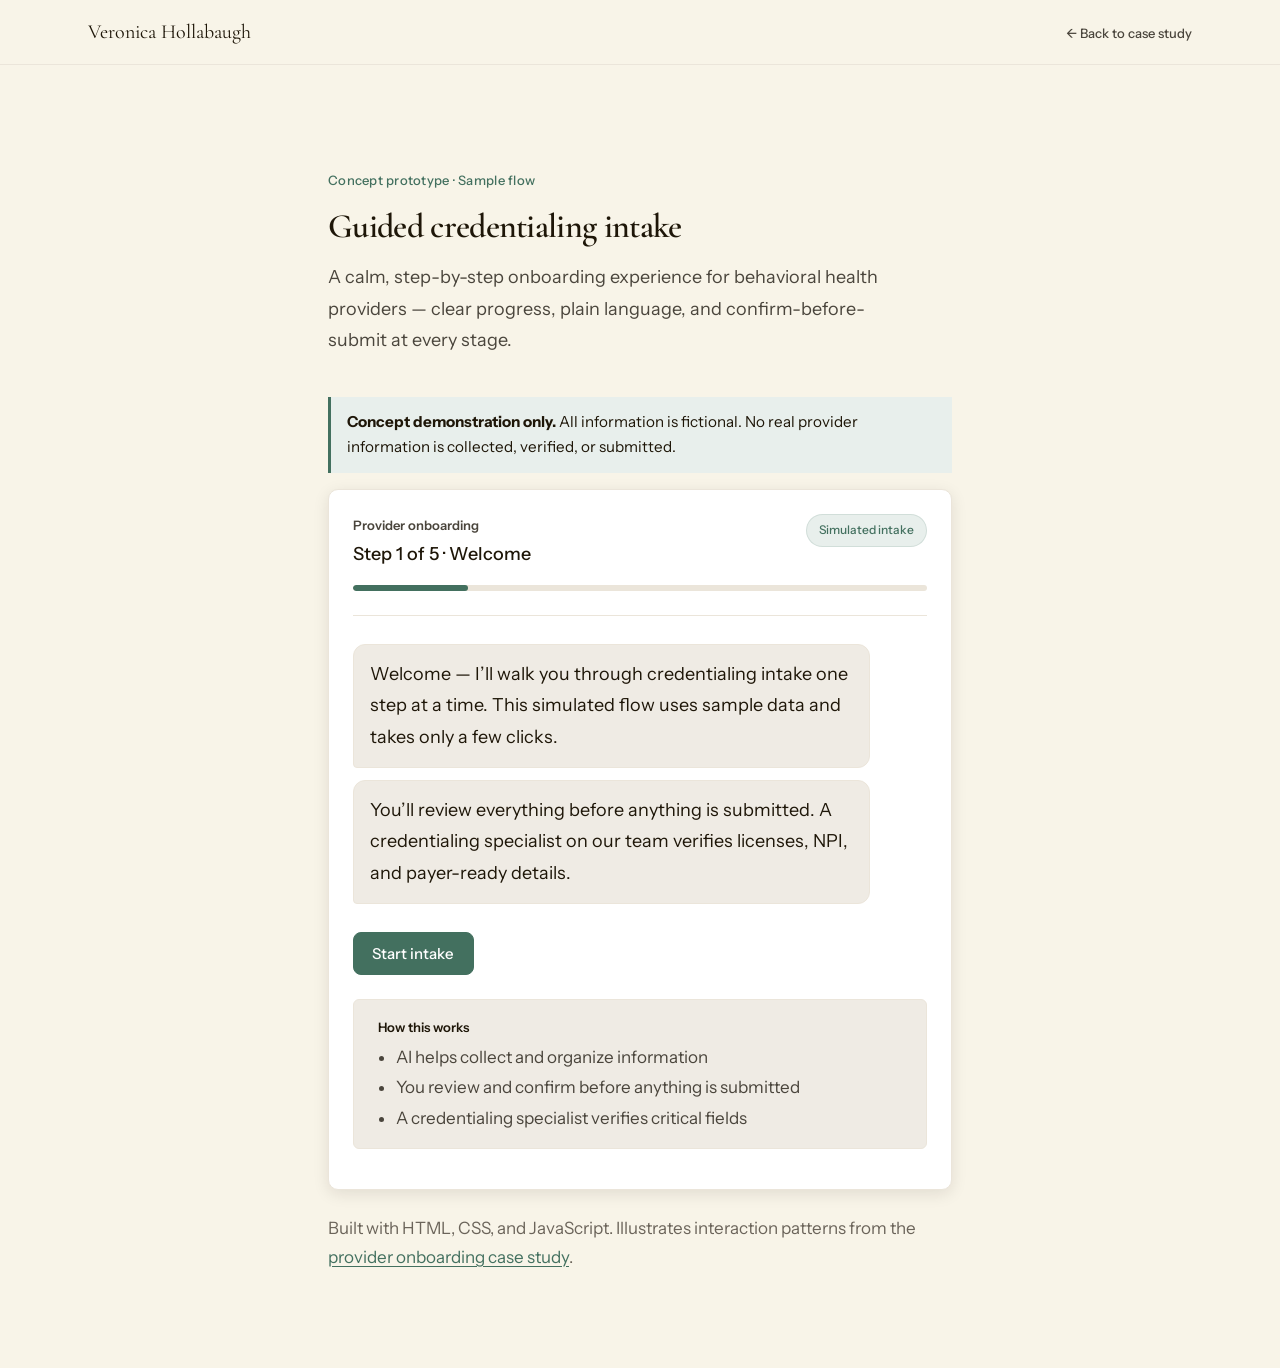
<file: onboarding-demo.html>
<!DOCTYPE html>
<html lang="en">
<head>
  <meta charset="UTF-8">
  <meta name="viewport" content="width=device-width, initial-scale=1.0">
  <meta name="description" content="Interactive concept prototype — AI-assisted conversational provider onboarding intake.">
  <title>Onboarding Prototype — Veronica Hollabaugh</title>
  <link rel="preconnect" href="https://fonts.googleapis.com">
  <link rel="preconnect" href="https://fonts.gstatic.com" crossorigin>
  <link href="https://fonts.googleapis.com/css2?family=Cormorant+Garamond:ital,wght@0,300;0,400;0,600;1,300;1,400&family=DM+Mono:wght@400;500&family=Instrument+Sans:wght@400;500&display=swap" rel="stylesheet">
  <link rel="stylesheet" href="styles.css">
</head>
<body class="demo-page">

  <header class="site-header is-scrolled">
    <div class="container header-inner">
      <a class="logo" href="index.html">Veronica Hollabaugh</a>
      <nav class="site-nav" aria-label="Demo">
        <ul>
          <li><a href="index.html#case-onboarding">← Back to case study</a></li>
        </ul>
      </nav>
    </div>
  </header>

  <main class="demo-main" id="main">
    <div class="container demo-container">
      <div class="demo-intro">
        <p class="demo-eyebrow">Concept prototype · Sample flow</p>
        <h1>Guided credentialing intake</h1>
        <p class="demo-lead">A calm, step-by-step onboarding experience for behavioral health providers — clear progress, plain language, and confirm-before-submit at every stage.</p>
      </div>

      <p class="demo-disclaimer"><strong>Concept demonstration only.</strong> All information is fictional. No real provider information is collected, verified, or submitted.</p><div class="demo-shell" id="demo-app">
        <div class="demo-shell-header">
          <div class="demo-shell-title-row">
            <div>
              <p class="demo-shell-label">Provider onboarding</p>
              <p class="demo-shell-step" id="step-label">Step 1 of 5 · Welcome</p>
            </div>
            <span class="demo-secure-badge">Simulated intake</span>
          </div>
          <div class="demo-progress" role="progressbar" aria-valuemin="0" aria-valuemax="100" aria-valuenow="20" id="progress-bar">
            <span class="demo-progress-fill" id="progress-fill"></span>
          </div>
        </div>

        <div class="demo-chat" id="demo-chat" aria-live="polite"></div>

        <div class="demo-actions" id="demo-actions"></div>

        <div class="demo-trust-panel">
          <p class="demo-trust-title">How this works</p>
          <ul class="demo-trust-list">
            <li>AI helps collect and organize information</li>
            <li>You review and confirm before anything is submitted</li>
            <li>A credentialing specialist verifies critical fields</li>
          </ul>
        </div>
      </div>

      <p class="demo-footnote">Built with HTML, CSS, and JavaScript. Illustrates interaction patterns from the <a href="index.html#case-onboarding">provider onboarding case study</a>.</p>
    </div>
  </main>

  <script>
    (function () {
      'use strict';

      var steps = [
        {
          label: 'Step 1 of 5 · Welcome',
          progress: 20,
          messages: [
            { role: 'assistant', text: 'Welcome — I’ll walk you through credentialing intake one step at a time. This simulated flow uses sample data and takes only a few clicks.' },
            { role: 'assistant', text: 'You’ll review everything before anything is submitted. A credentialing specialist on our team verifies licenses, NPI, and payer-ready details.' }
          ],
          actions: [{ label: 'Start intake', primary: true, next: 1 }]
        },
        {
          label: 'Step 2 of 5 · NPI',
          progress: 40,
          messages: [
            { role: 'assistant', text: 'This is a fictional NPI for the demo: <strong>1234567890</strong>. Continue?' }
          ],
          actions: [
            { label: 'Yes, that’s correct', primary: true, next: 2 },
            { label: 'No, let me enter it', next: 2 }
          ]
        },
        {
          label: 'Step 3 of 5 · License',
          progress: 60,
          messages: [
            { role: 'assistant', text: 'Which Ohio license should we use for your primary practice state? This is required for payer enrollment.' },
            { role: 'user', text: 'PMHNP · Ohio · #APR.CNP.0123456' }
          ],
          actions: [{ label: 'Continue', primary: true, next: 3 }]
        },
        {
          label: 'Step 4 of 5 · Documents',
          progress: 80,
          messages: [
            { role: 'assistant', text: 'Upload your malpractice certificate. I’ll extract policy dates for you to review — nothing submits until you confirm.' },
            { role: 'assistant', text: '<em>Demo:</em> Imagine you uploaded <strong>malpractice_certificate.pdf</strong>.' }
          ],
          actions: [{ label: 'Simulate upload & continue', primary: true, next: 4 }]
        },
        {
          label: 'Step 5 of 5 · Review',
          progress: 100,
          messages: [
            { role: 'assistant', text: 'Review extracted fields before submission:' },
            { role: 'assistant', html: '<ul class="demo-review-list"><li><span>NPI</span><strong>1234567890</strong></li><li><span>License</span><strong>APR.CNP.0123456 · OH</strong></li><li><span>Malpractice expires</span><strong>03/2027</strong></li></ul>' },
            { role: 'assistant', text: 'After you confirm, your file moves to ops review. You’ll see status updates — not silent processing.' }
          ],
          actions: [
            { label: 'Simulate confirmation', primary: true, next: 5 },
            { label: 'Edit a field', next: 2 }
          ]
        },
        {
          label: 'Demo complete · Nothing submitted',
          progress: 100,
          messages: [
            { role: 'assistant', text: 'Demo completed. In a real system, an authorized specialist would review the submission.' },
            { role: 'assistant', text: 'Next: payer enrollment is separate from credentialing submission — you’ll see blockers if anything is missing for first appointment readiness.' }
          ],
          actions: [{ label: 'Restart demo', primary: true, next: 0 }]
        }
      ];

      var current = 0;
      var chatEl = document.getElementById('demo-chat');
      var actionsEl = document.getElementById('demo-actions');
      var stepLabelEl = document.getElementById('step-label');
      var progressFillEl = document.getElementById('progress-fill');
      var progressBarEl = document.getElementById('progress-bar');

      function renderStep(index) {
        var step = steps[index];
        current = index;
        stepLabelEl.textContent = step.label;
        progressFillEl.style.width = step.progress + '%';
        if (progressBarEl) {
          progressBarEl.setAttribute('aria-valuenow', String(step.progress));
        }
        chatEl.innerHTML = '';

        step.messages.forEach(function (msg) {
          var bubble = document.createElement('div');
          bubble.className = 'demo-bubble demo-bubble-' + msg.role;
          if (msg.html) {
            bubble.innerHTML = msg.html;
          } else {
            bubble.innerHTML = msg.text;
          }
          chatEl.appendChild(bubble);
        });

        actionsEl.innerHTML = '';
        step.actions.forEach(function (action) {
          var btn = document.createElement('button');
          btn.type = 'button';
          btn.className = 'demo-btn' + (action.primary ? ' demo-btn-primary' : ' demo-btn-secondary');
          btn.textContent = action.label;
          btn.addEventListener('click', function () {
            renderStep(action.next);
          });
          actionsEl.appendChild(btn);
        });
      }

      renderStep(0);
    })();
  </script>
</body>
</html>
</file>
<file: styles.css>
/* ========================================
   Healthcare Portfolio — Hybrid Editorial
   Light base + Rattlesnake Master sage accents
   ======================================== */

:root {
  /* Light canvas */
  --color-bg: #F8F4E8;
  --color-bg-alt: #EFEBE4;
  --color-bg-card: #FFFFFF;
  --color-text: #1E1608;
  --color-text-muted: #4A453C;
  --color-text-light: #6B645A;
  --color-accent: #43705F;
  --color-accent-light: #E8EFEC;
  --color-border: #DDD5C8;
  --color-border-light: #EBE5DA;

  /* Sage panel palette (hero, case-study panels) */
  --ink: #1e1608;
  --panel: #eaf1ec;
  --panel-deep: #dfe9e3;
  --seafoam: #3f6f5e;
  --accent-strong: #2f5a4b;
  --silver: #4d6b75;
  --mist: #2f4148;
  --panel-text: #1e2a24;
  --panel-text-muted: #36463e;
  --panel-text-dim: #50615a;
  --panel-border: #c9d9d0;
  --signal: #7a5a14;

  --font-serif: "Cormorant Garamond", Georgia, "Times New Roman", serif;
  --font-mono: "DM Mono", ui-monospace, monospace;
  --font-ui: "Instrument Sans", system-ui, -apple-system, sans-serif;

  /* Type scale */
  --text-base: 1.125rem;   /* 18px — body */
  --text-sm: 1.0625rem;    /* 17px — secondary */
  --text-lead: 1.25rem;    /* 20px — intro paragraphs */
  --line-body: 1.8;
  --line-prose: 1.75;
  --prose-width: 42rem;    /* ~672px reading column */

  --space-xs: 0.5rem;
  --space-sm: 1rem;
  --space-md: 1.5rem;
  --space-lg: 2.5rem;
  --space-xl: 4rem;
  --space-2xl: 6rem;

  --max-width: 72rem;
  --header-height: 4rem;
  --radius: 0.375rem;
  --radius-lg: 0.625rem;

  --shadow-sm: 0 1px 3px rgba(30, 22, 8, 0.06);
  --shadow-md: 0 4px 16px rgba(30, 22, 8, 0.1);

  --transition: 0.2s ease;
}

/* Reset & Base */

*,
*::before,
*::after {
  box-sizing: border-box;
}

html {
  scroll-behavior: smooth;
  scroll-padding-top: calc(var(--header-height) + 1rem);
}

body {
  margin: 0;
  font-family: var(--font-serif);
  font-size: var(--text-base);
  line-height: var(--line-body);
  color: var(--color-text);
  background-color: var(--color-bg);
  -webkit-font-smoothing: antialiased;
}

img {
  max-width: 100%;
  height: auto;
  display: block;
}

a {
  color: var(--color-accent);
  text-decoration-thickness: 1px;
  text-underline-offset: 0.15em;
  transition: color var(--transition);
}

a:hover {
  color: var(--color-text);
}

h1, h2, h3, h4, h5 {
  font-family: var(--font-serif);
  font-weight: 600;
  line-height: 1.15;
  margin: 0 0 var(--space-sm);
}

h1 {
  font-size: clamp(2.25rem, 5vw, 3.5rem);
  letter-spacing: -0.02em;
}

h2 {
  font-size: clamp(1.75rem, 3.5vw, 2.25rem);
  font-weight: 600;
}

h3 {
  font-size: clamp(1.375rem, 2.5vw, 1.625rem);
  font-weight: 600;
}

h4 {
  font-size: 0.8125rem;
  font-family: var(--font-mono);
  font-weight: 500;
  letter-spacing: 0.1em;
  text-transform: uppercase;
}

p {
  margin: 0 0 var(--space-sm);
}

ul, ol {
  margin: 0 0 var(--space-sm);
  padding-left: 1.25rem;
}

li {
  margin-bottom: 0.35rem;
}

li:last-child {
  margin-bottom: 0;
}

/* Utilities */

.container {
  width: 100%;
  max-width: var(--max-width);
  margin: 0 auto;
  padding: 0 var(--space-md);
}

.skip-link {
  position: absolute;
  top: -100%;
  left: var(--space-sm);
  background: var(--color-accent);
  color: #fff;
  padding: var(--space-xs) var(--space-sm);
  border-radius: var(--radius);
  z-index: 200;
  text-decoration: none;
}

.skip-link:focus {
  top: var(--space-sm);
}

.lead {
  font-family: var(--font-serif);
  font-size: var(--text-lead);
  line-height: 1.65;
  color: var(--color-text);
}

/* Readable sans prose — case studies, cards, lists */
.prose-ui {
  font-family: var(--font-ui);
  font-size: var(--text-base);
  line-height: var(--line-prose);
  color: var(--color-text-muted);
}

.prose-ui li {
  margin-bottom: 0.45rem;
}

.prose-width {
  max-width: var(--prose-width);
}

.eyebrow {
  font-family: var(--font-mono);
  font-size: 0.75rem;
  font-weight: 500;
  letter-spacing: 0.16em;
  text-transform: uppercase;
  color: var(--color-accent);
  margin-bottom: var(--space-md);
}

.subheading {
  font-family: var(--font-mono);
  font-size: 0.75rem;
  font-weight: 500;
  text-transform: uppercase;
  letter-spacing: 0.14em;
  color: var(--color-text-muted);
  margin-top: var(--space-md);
  margin-bottom: var(--space-xs);
}

.subheading:first-child {
  margin-top: 0;
}

/* Header */

.site-header {
  position: sticky;
  top: 0;
  z-index: 100;
  background: rgba(248, 244, 232, 0.92);
  backdrop-filter: blur(10px);
  border-bottom: 1px solid var(--color-border-light);
  transition: background var(--transition), border-color var(--transition);
}

.site-header--over-hero:not(.is-scrolled) {
  background: rgba(234, 241, 236, 0.88);
  border-bottom-color: rgba(63, 111, 94, 0.12);
}

.site-header--over-hero:not(.is-scrolled) .logo {
  color: var(--panel-text);
}

.site-header--over-hero:not(.is-scrolled) .site-nav a {
  color: var(--panel-text-muted);
}

.site-header--over-hero:not(.is-scrolled) .site-nav a:hover {
  color: var(--accent-strong);
}

.site-header--over-hero:not(.is-scrolled) .nav-toggle-bar {
  background: var(--panel-text);
}

.site-header.is-scrolled {
  background: rgba(248, 244, 232, 0.95);
  border-bottom-color: var(--color-border-light);
}

.site-header.is-scrolled .logo {
  color: var(--color-text);
}

.site-header.is-scrolled .site-nav a {
  color: var(--color-text-muted);
}

.site-header.is-scrolled .site-nav a:hover {
  color: var(--color-text);
}

.site-header.is-scrolled .nav-toggle-bar {
  background: var(--color-text);
}

.header-inner {
  display: flex;
  align-items: center;
  justify-content: space-between;
  height: var(--header-height);
}

.logo {
  font-family: var(--font-serif);
  font-size: 1.25rem;
  color: var(--color-text);
  text-decoration: none;
}

.logo:hover {
  color: var(--color-accent);
}

.site-nav ul {
  display: flex;
  gap: var(--space-md);
  list-style: none;
  margin: 0;
  padding: 0;
}

.site-nav a {
  font-family: var(--font-ui);
  font-size: 0.8125rem;
  font-weight: 600;
  letter-spacing: 0.06em;
  text-transform: uppercase;
  color: var(--color-text-muted);
  text-decoration: none;
  transition: color var(--transition);
}

.site-nav a:hover {
  color: var(--color-text);
}

.nav-toggle {
  display: none;
  background: none;
  border: none;
  cursor: pointer;
  padding: var(--space-xs);
  flex-direction: column;
  gap: 6px;
}

.nav-toggle-bar {
  display: block;
  width: 22px;
  height: 2px;
  background: var(--color-text);
  transition: transform var(--transition), opacity var(--transition);
}

/* Hero — sage specimen panel */

.hero-tint {
  position: relative;
  background: var(--panel);
  overflow: hidden;
  padding: 0;
  border-bottom: 2px solid var(--panel-border);
}

.hero-tint::before {
  content: '';
  position: absolute;
  inset: 0;
  background-image:
    linear-gradient(rgba(63, 111, 94, 0.07) 1px, transparent 1px),
    linear-gradient(90deg, rgba(63, 111, 94, 0.07) 1px, transparent 1px);
  background-size: 32px 32px;
  pointer-events: none;
}

.hero-wash {
  position: absolute;
  inset: 0;
  background: radial-gradient(ellipse 90% 70% at 30% 80%, rgba(93, 140, 122, 0.14) 0%, transparent 70%);
  pointer-events: none;
}

.hero-illustration {
  position: absolute;
  right: -20px;
  top: 0;
  height: 100%;
  width: 50%;
  max-width: 420px;
  opacity: 0.45;
  pointer-events: none;
}

.hero-tint .hero-inner {
  position: relative;
  z-index: 2;
  max-width: 42rem;
  padding-top: calc(var(--header-height) + var(--space-xl));
  padding-bottom: var(--space-lg);
}

.specimen-tag {
  display: inline-flex;
  align-items: center;
  gap: 0.5rem;
  font-family: var(--font-mono);
  font-size: 0.75rem;
  letter-spacing: 0.16em;
  text-transform: uppercase;
  color: var(--seafoam);
  margin-bottom: var(--space-md);
}

.specimen-tag::before {
  content: '';
  display: block;
  width: 20px;
  height: 1px;
  background: var(--seafoam);
}

.hero-tint h1 {
  color: var(--panel-text);
  font-weight: 600;
  line-height: 1.05;
}

.hero-tint .hero-lead {
  font-family: var(--font-ui);
  font-size: var(--text-lead);
  font-weight: 500;
  color: var(--panel-text);
  margin-bottom: var(--space-lg);
  line-height: var(--line-prose);
  max-width: 38rem;
}

.hero-actions {
  display: flex;
  flex-wrap: wrap;
  gap: var(--space-sm);
}

/* Facts band */

.facts-band {
  position: relative;
  z-index: 2;
  background: var(--panel-deep);
  border-top: 1px solid var(--panel-border);
}

.facts-band-inner {
  display: grid;
  grid-template-columns: repeat(3, 1fr);
  gap: var(--space-md);
  padding: var(--space-md) 0;
}

.fact-item {
  display: flex;
  flex-direction: column;
  gap: 0.25rem;
}

.fact-label {
  font-family: var(--font-mono);
  font-size: 0.75rem;
  font-weight: 500;
  letter-spacing: 0.12em;
  text-transform: uppercase;
  color: var(--seafoam);
}

.fact-value {
  font-family: var(--font-ui);
  font-size: 1.0625rem;
  font-weight: 500;
  color: var(--panel-text);
  line-height: 1.5;
}

.hero-inner {
  max-width: 46rem;
}

.hero-lead {
  font-size: var(--text-lead);
  color: var(--color-text-muted);
  margin-bottom: var(--space-lg);
  line-height: var(--line-body);
}

/* Buttons */

.btn {
  display: inline-block;
  font-family: var(--font-mono);
  font-size: 0.75rem;
  font-weight: 500;
  letter-spacing: 0.1em;
  text-transform: uppercase;
  padding: 0.75rem 1.35rem;
  border-radius: var(--radius);
  text-decoration: none;
  transition: background var(--transition), color var(--transition), border-color var(--transition);
}

.btn-primary {
  background: var(--color-accent);
  color: #fff;
}

.btn-primary:hover {
  background: var(--color-text);
  color: #fff;
}

.btn-secondary {
  background: transparent;
  color: var(--color-text);
  border: 1px solid var(--color-border);
}

.btn-secondary:hover {
  border-color: var(--color-text);
  color: var(--color-text);
}

.btn-on-tint.btn-primary {
  background: var(--seafoam);
  color: #fff;
}

.btn-on-tint.btn-primary:hover {
  background: var(--accent-strong);
  color: var(--panel-deep);
}

.btn-on-tint.btn-secondary {
  color: var(--panel-text);
  border-color: rgba(63, 111, 94, 0.35);
}

.btn-on-tint.btn-secondary:hover {
  border-color: var(--accent-strong);
  color: var(--accent-strong);
}

/* Sections */

.section {
  padding: var(--space-xl) 0;
}

.section-alt {
  background: var(--color-bg-alt);
}

.section-header {
  margin-bottom: var(--space-lg);
  max-width: var(--prose-width);
}

.section-desc {
  font-family: var(--font-ui);
  color: var(--color-text-muted);
  font-size: var(--text-base);
  line-height: var(--line-prose);
  margin-bottom: 0;
}

/* Problem framing — provider onboarding focus */

.problem-framing-grid {
  display: grid;
  grid-template-columns: repeat(3, 1fr);
  gap: var(--space-md);
  margin-bottom: var(--space-md);
}

.problem-framing-card {
  background: var(--color-bg-card);
  border: 1px solid var(--color-border-light);
  border-top: 3px solid var(--color-accent);
  border-radius: var(--radius-lg);
  padding: var(--space-md);
}

.problem-framing-card h3 {
  font-size: 1.125rem;
  margin-bottom: var(--space-xs);
}

.problem-framing-card p {
  font-family: var(--font-ui);
  font-size: var(--text-sm);
  line-height: var(--line-prose);
  color: var(--color-text-muted);
  margin: 0;
}

.problem-framing-note {
  font-family: var(--font-ui);
  font-size: var(--text-sm);
  font-style: italic;
  color: var(--color-text-light);
  max-width: var(--prose-width);
  margin: 0;
  line-height: var(--line-prose);
}

/* Work flagship callout */

.work-flagship-callout {
  background: var(--panel);
  color: var(--panel-text);
  border: 1px solid var(--panel-border);
  border-radius: var(--radius-lg);
  padding: var(--space-md) var(--space-lg);
  margin-bottom: var(--space-lg);
}

.work-flagship-label {
  font-family: var(--font-mono);
  font-size: 0.75rem;
  font-weight: 500;
  letter-spacing: 0.14em;
  text-transform: uppercase;
  color: var(--seafoam);
  margin: 0 0 var(--space-xs);
}

.work-flagship-title {
  font-family: var(--font-serif);
  font-size: 1.375rem;
  font-weight: 600;
  color: var(--panel-text);
  margin: 0 0 var(--space-xs);
}

.work-flagship-desc {
  font-family: var(--font-ui);
  font-size: var(--text-base);
  line-height: var(--line-prose);
  color: var(--panel-text-muted);
  margin: 0 0 var(--space-md);
  max-width: 42rem;
}

.work-flagship-actions {
  display: flex;
  flex-wrap: wrap;
  gap: var(--space-sm);
}

.demo-launch-wrap {
  margin: var(--space-md) 0 0;
}

.validate-intro {
  font-family: var(--font-ui);
  font-size: var(--text-base);
  line-height: var(--line-prose);
  color: var(--color-text-muted);
  margin-bottom: var(--space-sm);
}

/* Interactive onboarding demo page — calm, light, trustworthy */

.demo-page {
  background: var(--color-bg);
}

.demo-page .site-nav ul {
  margin: 0;
  padding: 0;
  list-style: none;
}

.demo-page .site-nav a {
  font-family: var(--font-ui);
  font-size: 0.8125rem;
  font-weight: 500;
  letter-spacing: 0;
  text-transform: none;
  text-decoration: none;
  color: var(--color-text-muted);
}

.demo-page .site-nav a:hover {
  color: var(--color-accent);
}

.demo-main {
  padding: calc(var(--header-height) + var(--space-lg)) 0 var(--space-2xl);
}

.demo-container {
  max-width: 42rem;
}

.demo-intro {
  margin-bottom: var(--space-lg);
}

.demo-eyebrow {
  font-family: var(--font-ui);
  font-size: 0.8125rem;
  font-weight: 500;
  letter-spacing: 0.02em;
  text-transform: none;
  color: var(--color-accent);
  margin: 0 0 var(--space-sm);
}

.demo-intro h1 {
  font-size: clamp(1.75rem, 4vw, 2.125rem);
  margin-bottom: var(--space-sm);
  color: var(--color-text);
}

.demo-lead {
  font-family: var(--font-ui);
  font-size: var(--text-base);
  line-height: var(--line-prose);
  color: var(--color-text-muted);
  margin: 0;
  max-width: 36rem;
}

.demo-shell {
  background: var(--color-bg-card);
  border: 1px solid var(--color-border-light);
  border-radius: var(--radius-lg);
  box-shadow: var(--shadow-md);
  padding: var(--space-md) var(--space-md) var(--space-lg);
  margin-bottom: var(--space-md);
}

.demo-shell-header {
  margin-bottom: var(--space-md);
  padding-bottom: var(--space-md);
  border-bottom: 1px solid var(--color-border-light);
}

.demo-shell-title-row {
  display: flex;
  align-items: flex-start;
  justify-content: space-between;
  gap: var(--space-sm);
  margin-bottom: var(--space-sm);
}

.demo-shell-label {
  font-family: var(--font-ui);
  font-size: 0.8125rem;
  font-weight: 600;
  letter-spacing: 0;
  text-transform: none;
  color: var(--color-text-muted);
  margin: 0;
}

.demo-shell-step {
  font-family: var(--font-ui);
  font-size: var(--text-base);
  font-weight: 500;
  color: var(--color-text);
  margin: 0.2rem 0 0;
}

.demo-secure-badge {
  flex-shrink: 0;
  font-family: var(--font-ui);
  font-size: 0.75rem;
  font-weight: 500;
  color: var(--color-accent);
  background: var(--color-accent-light);
  border: 1px solid rgba(74, 122, 106, 0.15);
  border-radius: 100px;
  padding: 0.35rem 0.75rem;
}

.demo-progress {
  height: 6px;
  background: var(--color-border-light);
  border-radius: 100px;
  overflow: hidden;
}

.demo-progress-fill {
  display: block;
  height: 100%;
  width: 20%;
  background: var(--color-accent);
  border-radius: 100px;
  transition: width 0.3s ease;
}

.demo-chat {
  display: flex;
  flex-direction: column;
  gap: 0.75rem;
  min-height: 14rem;
  margin-bottom: var(--space-md);
  padding: 0.25rem 0;
}

.demo-bubble {
  font-family: var(--font-ui);
  font-size: var(--text-base);
  line-height: var(--line-prose);
  padding: 0.85rem 1rem;
  border-radius: 0.75rem;
  max-width: 90%;
}

.demo-bubble-assistant {
  align-self: flex-start;
  background: var(--color-bg-alt);
  border: 1px solid var(--color-border-light);
  color: var(--color-text);
  border-bottom-left-radius: 0.25rem;
}

.demo-bubble-user {
  align-self: flex-end;
  background: var(--color-accent-light);
  border: 1px solid rgba(74, 122, 106, 0.18);
  color: var(--color-text);
  border-bottom-right-radius: 0.25rem;
}

.demo-review-list {
  list-style: none;
  margin: 0;
  padding: 0;
}

.demo-review-list li {
  display: flex;
  justify-content: space-between;
  gap: 1rem;
  padding: 0.5rem 0;
  border-bottom: 1px solid var(--color-border-light);
  font-size: var(--text-sm);
}

.demo-review-list li:last-child {
  border-bottom: none;
}

.demo-review-list li span {
  color: var(--color-text-muted);
}

.demo-review-list li strong {
  font-weight: 600;
  color: var(--color-text);
}

.demo-actions {
  display: flex;
  flex-wrap: wrap;
  gap: 0.65rem;
  margin-bottom: var(--space-md);
}

.demo-btn {
  font-family: var(--font-ui);
  font-size: 0.9375rem;
  font-weight: 500;
  letter-spacing: 0;
  text-transform: none;
  padding: 0.7rem 1.15rem;
  border-radius: 0.5rem;
  cursor: pointer;
  border: 1px solid var(--color-border);
  background: var(--color-bg-card);
  color: var(--color-text);
  transition: background var(--transition), border-color var(--transition), color var(--transition);
}

.demo-btn-primary {
  background: var(--color-accent);
  border-color: var(--color-accent);
  color: #fff;
}

.demo-btn-primary:hover {
  background: #3d6658;
  border-color: #3d6658;
}

.demo-btn-secondary:hover {
  border-color: var(--color-accent);
  color: var(--color-accent);
  background: var(--color-accent-light);
}

.demo-trust-panel {
  background: var(--color-bg-alt);
  border: 1px solid var(--color-border-light);
  border-radius: var(--radius);
  padding: var(--space-sm) var(--space-md);
}

.demo-trust-title {
  font-family: var(--font-ui);
  font-size: 0.8125rem;
  font-weight: 600;
  color: var(--color-text);
  margin: 0 0 0.35rem;
}

.demo-trust-list {
  margin: 0;
  padding-left: 1.15rem;
  font-family: var(--font-ui);
  font-size: var(--text-sm);
  line-height: 1.6;
  color: var(--color-text-muted);
}

.demo-trust-list li {
  margin-bottom: 0.2rem;
}

.demo-trust-list li:last-child {
  margin-bottom: 0;
}

.demo-footnote {
  font-family: var(--font-ui);
  font-size: var(--text-sm);
  color: var(--color-text-light);
  margin: 0;
}

.demo-footnote a {
  color: var(--color-accent);
}

.case-tabs {
  margin-top: var(--space-md);
}

.case-tabs__bar {
  display: flex;
  flex-wrap: wrap;
  gap: 0.25rem;
  margin-bottom: var(--space-lg);
  border-bottom: 1px solid var(--color-border-light);
  position: sticky;
  top: calc(var(--header-height) - 1px);
  z-index: 20;
  background: var(--color-bg-alt);
  padding-top: 0.25rem;
  overflow-x: auto;
  -webkit-overflow-scrolling: touch;
  scrollbar-width: none;
}

.case-tabs__bar::-webkit-scrollbar {
  display: none;
}

.case-tab {
  font-family: var(--font-ui);
  font-size: 1rem;
  font-weight: 500;
  letter-spacing: 0.01em;
  text-transform: none;
  color: var(--color-text-muted);
  background: none;
  border: none;
  border-bottom: 2px solid transparent;
  margin-bottom: -1px;
  padding: 0.75rem 1rem;
  cursor: pointer;
  transition: color var(--transition), border-color var(--transition);
  white-space: normal;
  min-height: 48px;
  line-height: 1.4;
  text-align: left;
}

.case-tab:hover {
  color: var(--color-text);
}

.case-tab[aria-selected="true"] {
  color: var(--color-accent);
  border-bottom-color: var(--color-accent);
}

.case-tab:focus-visible {
  outline: 2px solid var(--color-accent);
  outline-offset: 2px;
}

.case-tabs__panels {
  display: grid;
  grid-template-columns: 1fr;
  align-items: start;
}

.case-tab-panel {
  grid-row: 1;
  grid-column: 1;
  display: none;
  min-width: 0;
}

.case-tab-panel.is-active {
  display: block;
}

.case-tab-panel .case-study {
  padding-top: 0;
  border-top: none;
}

.case-framing {
  font-size: var(--text-lead);
  line-height: 1.55;
}

.case-scene {
  margin-top: var(--space-sm);
  padding: var(--space-sm) var(--space-md);
  background: rgba(255, 255, 255, 0.6);
  border-left: 3px solid var(--seafoam);
  border-radius: 0 var(--radius) var(--radius) 0;
  font-family: var(--font-ui);
  font-size: var(--text-sm);
  line-height: var(--line-prose);
}

.case-thesis {
  font-family: var(--font-serif);
  font-size: var(--text-lead);
  font-style: italic;
  color: var(--accent-strong) !important;
}

.kit-note {
  font-family: var(--font-ui);
  font-size: var(--text-sm);
  font-style: italic;
  color: var(--panel-text-dim);
  margin: var(--space-sm) 0 0;
  line-height: var(--line-prose);
}

.case-grid-inset {
  margin-top: var(--space-md);
}

.case-grid-inset .case-block {
  background: rgba(255, 255, 255, 0.6);
  border-color: var(--panel-border);
}

.case-grid-inset .case-block h4 {
  color: var(--accent-strong);
}

.case-grid-inset .case-block p,
.case-grid-inset .case-block li {
  color: var(--panel-text-muted);
}

.trust-sample-inline {
  margin-top: var(--space-md);
  margin-bottom: 0;
}

.portfolio-throughline {
  border-left: 3px solid var(--color-accent);
  background: var(--color-accent-light);
}

.portfolio-throughline h4 {
  color: var(--color-accent);
}

.portfolio-throughline p {
  font-family: var(--font-ui);
  font-size: var(--text-base);
  line-height: var(--line-prose);
  color: var(--color-text-muted);
  margin: 0;
}

.case-framing-light {
  font-family: var(--font-ui);
  font-size: var(--text-lead);
  font-weight: 500;
  line-height: var(--line-prose);
  color: var(--color-text);
  margin-bottom: var(--space-sm);
}

.case-scene-light {
  margin-top: var(--space-sm);
  padding: var(--space-sm) var(--space-md);
  background: var(--color-bg-alt);
  border-left: 3px solid var(--color-accent);
  border-radius: 0 var(--radius) var(--radius) 0;
  font-family: var(--font-ui);
  font-size: var(--text-sm);
  line-height: var(--line-prose);
  color: var(--color-text-muted);
}

.verification-email-mock {
  background: var(--color-bg-card);
  border: 1px solid var(--color-border);
  border-radius: var(--radius-lg);
  overflow: hidden;
  box-shadow: var(--shadow-sm);
}

.email-mock-meta {
  background: var(--color-bg-alt);
  border-bottom: 1px solid var(--color-border-light);
  padding: var(--space-sm) var(--space-md);
  font-family: var(--font-ui);
  font-size: var(--text-sm);
  line-height: 1.6;
  color: var(--color-text-muted);
}

.email-mock-meta p {
  margin: 0.2rem 0;
}

.email-mock-label {
  font-weight: 600;
  color: var(--color-text);
  min-width: 4.5rem;
  display: inline-block;
}

.email-mock-body {
  padding: var(--space-md);
  font-family: var(--font-ui);
  font-size: var(--text-sm);
  line-height: var(--line-prose);
  color: var(--color-text-muted);
}

.email-mock-body > p:first-child {
  margin-top: 0;
}

.email-mock-fields {
  margin: var(--space-sm) 0;
  padding: 0;
}

.email-mock-field {
  display: grid;
  grid-template-columns: 11rem 1fr;
  gap: var(--space-sm);
  padding: 0.6rem 0;
  border-bottom: 1px solid var(--color-border-light);
}

.email-mock-field:last-of-type {
  border-bottom: none;
}

.email-mock-field dt {
  font-weight: 600;
  font-size: var(--text-sm);
  color: var(--color-text);
  margin: 0;
}

.email-mock-field dd {
  margin: 0;
  color: var(--color-text-muted);
}

.email-mock-field-critical {
  background: rgba(74, 122, 106, 0.06);
  margin: 0 calc(-1 * var(--space-md));
  padding-left: var(--space-md);
  padding-right: var(--space-md);
  border-left: 3px solid var(--color-accent);
}

.field-tag {
  font-size: 0.75rem;
  font-weight: 600;
  letter-spacing: 0.04em;
  text-transform: uppercase;
  color: var(--color-accent);
  margin-left: 0.35rem;
}

.email-mock-confirm {
  margin: var(--space-sm) 0 0;
  padding: var(--space-sm);
  background: var(--color-accent-light);
  border-radius: var(--radius);
  font-weight: 500;
  color: var(--color-text);
}

.email-mock-note {
  margin: 0;
  padding: var(--space-sm) var(--space-md);
  background: var(--color-bg-alt);
  border-top: 1px solid var(--color-border-light);
  font-family: var(--font-ui);
  font-size: 0.8125rem;
  font-style: italic;
  color: var(--color-text-light);
  line-height: var(--line-prose);
}

.case-guardrail {
  margin: var(--space-sm) 0;
  padding: var(--space-sm) var(--space-md);
  background: rgba(74, 122, 106, 0.08);
  border: 1px solid rgba(74, 122, 106, 0.25);
  border-radius: var(--radius);
  font-family: var(--font-ui);
  font-size: var(--text-sm);
  line-height: var(--line-prose);
  color: var(--color-text-muted);
}

.ambient-demo-flow {
  flex-wrap: wrap;
  gap: var(--space-xs);
}

.ambient-demo-flow .pipeline-node {
  font-size: 0.8125rem;
  min-width: 5.5rem;
}

.workflow-fit-table .fit-tag {
  display: inline-block;
  font-size: 0.75rem;
  font-weight: 600;
  letter-spacing: 0.03em;
  text-transform: uppercase;
  padding: 0.15rem 0.45rem;
  border-radius: 3px;
  margin-right: 0.35rem;
  vertical-align: baseline;
}

.fit-good {
  background: rgba(74, 122, 106, 0.15);
  color: var(--color-accent);
}

.fit-partial {
  background: rgba(180, 140, 60, 0.15);
  color: #8a6a20;
}

.fit-poor {
  background: rgba(120, 80, 80, 0.12);
  color: #7a5050;
}

.demo-trust-flow {
  list-style: none;
  margin: 0;
  padding: 0;
  border: 1px solid var(--color-border);
  border-radius: var(--radius-lg);
  overflow: hidden;
  background: var(--color-bg-card);
}

.demo-trust-step {
  display: grid;
  grid-template-columns: 2.5rem 1fr;
  gap: var(--space-sm);
  padding: var(--space-sm) var(--space-md);
  border-bottom: 1px solid var(--color-border-light);
  font-family: var(--font-ui);
  font-size: var(--text-sm);
  line-height: var(--line-prose);
  color: var(--color-text-muted);
}

.demo-trust-step:last-child {
  border-bottom: none;
}

.demo-trust-step-critical {
  background: rgba(74, 122, 106, 0.06);
  border-left: 3px solid var(--color-accent);
}

.demo-step-num {
  font-family: var(--font-mono);
  font-size: 0.75rem;
  font-weight: 500;
  color: var(--color-text-light);
  padding-top: 0.15rem;
}

.demo-trust-step strong {
  display: block;
  color: var(--color-text);
  margin-bottom: 0.25rem;
}

.demo-trust-step p {
  margin: 0 0 0.5rem;
}

.trust-note {
  display: inline-block;
  font-size: 0.75rem;
  font-weight: 600;
  letter-spacing: 0.02em;
  padding: 0.2rem 0.5rem;
  border-radius: 3px;
}

.trust-neutral {
  background: var(--color-bg-alt);
  color: var(--color-text-light);
}

.trust-risk {
  background: rgba(180, 140, 60, 0.12);
  color: #8a6a20;
}

.trust-win {
  background: rgba(74, 122, 106, 0.15);
  color: var(--color-accent);
}

.objection-list {
  list-style: none;
  margin: 0;
  padding: 0;
}

.objection-list li {
  padding: var(--space-sm) 0;
  border-bottom: 1px solid var(--color-border-light);
  font-family: var(--font-ui);
  font-size: var(--text-sm);
  line-height: var(--line-prose);
  color: var(--color-text-muted);
}

.objection-list li:last-child {
  border-bottom: none;
}

.objection-list strong {
  display: block;
  color: var(--color-text);
  margin-bottom: 0.35rem;
}

.objection-list p {
  margin: 0;
}

.limits-list {
  margin: 0;
  padding-left: 1.25rem;
  font-family: var(--font-ui);
  font-size: var(--text-sm);
  line-height: var(--line-prose);
  color: var(--color-text-muted);
}

.limits-list li {
  margin-bottom: 0.4rem;
}

.anti-metric-note {
  margin-top: var(--space-sm);
  padding: var(--space-sm);
  background: var(--color-bg-alt);
  border-left: 3px solid var(--color-accent);
  border-radius: 0 var(--radius) var(--radius) 0;
  font-family: var(--font-ui);
  font-size: var(--text-sm);
  line-height: var(--line-prose);
  color: var(--color-text-muted);
}

.illustrative-callout {
  margin-top: var(--space-sm);
  padding: var(--space-md);
  background: var(--color-bg-alt);
  border: 1px dashed var(--color-border);
  border-radius: var(--radius-lg);
}

.illustrative-label {
  margin: 0 0 var(--space-sm);
  font-family: var(--font-mono);
  font-size: 0.75rem;
  font-weight: 500;
  letter-spacing: 0.04em;
  text-transform: uppercase;
  color: var(--color-text-light);
}

.illustrative-callout p {
  margin: 0 0 0.5rem;
  font-family: var(--font-ui);
  font-size: var(--text-sm);
  line-height: var(--line-prose);
  color: var(--color-text-muted);
}

.illustrative-callout p:last-child {
  margin-bottom: 0;
}

/* About */

.about-grid {
  display: grid;
  grid-template-columns: 1fr 1fr;
  gap: var(--space-xl);
  align-items: start;
}

.about-intro {
  max-width: var(--prose-width);
}

.about-intro p:last-child {
  font-family: var(--font-ui);
  font-size: var(--text-base);
  line-height: var(--line-prose);
  color: var(--color-text-muted);
}

.detail-list {
  list-style: none;
  padding: 0;
}

.detail-list li {
  padding: 0.4rem 0;
  border-bottom: 1px solid var(--color-border-light);
  font-family: var(--font-ui);
  font-size: var(--text-sm);
  color: var(--color-text-muted);
}

.detail-list li:last-child {
  border-bottom: none;
}

.tag-list {
  display: flex;
  flex-wrap: wrap;
  gap: 0.5rem;
  list-style: none;
  padding: 0;
  margin: 0;
}

.tag-list li {
  font-family: var(--font-ui);
  font-size: 0.78rem;
  font-weight: 400;
  padding: 0.3em 0.9em;
  background: var(--color-bg-card);
  color: var(--color-accent);
  border: 1px solid var(--color-border-light);
  border-radius: 2px;
  margin: 0;
  letter-spacing: 0.01em;
}

/* Where I Design */

.where-grid {
  display: grid;
  grid-template-columns: repeat(2, 1fr);
  gap: var(--space-md);
}

.where-label {
  display: block;
  font-family: var(--font-mono);
  font-size: 0.75rem;
  font-weight: 500;
  letter-spacing: 0.14em;
  text-transform: uppercase;
  color: var(--color-accent);
  margin-bottom: var(--space-xs);
}

.where-card {
  background: var(--color-bg-card);
  border: 1px solid var(--color-border-light);
  border-top: 3px solid var(--color-accent);
  border-radius: var(--radius-lg);
  padding: var(--space-md);
}

.where-card::after {
  content: none;
}

.where-card .where-label {
  font-family: var(--font-serif);
  font-size: 1.375rem;
  font-weight: 600;
  letter-spacing: -0.01em;
  text-transform: none;
  color: var(--color-text);
}

.where-card p {
  font-family: var(--font-ui);
  font-size: var(--text-base);
  color: var(--color-text-muted);
  margin: 0;
  line-height: var(--line-prose);
}

/* What Makes My Work Different */

.differentiator-list {
  list-style: none;
  padding: 0;
  margin: 0;
  display: grid;
  gap: var(--space-md);
  max-width: var(--prose-width);
}

.differentiator-list li {
  background: var(--color-bg-card);
  border: 1px solid var(--color-border-light);
  border-radius: var(--radius-lg);
  padding: var(--space-md) var(--space-md) var(--space-md) calc(var(--space-md) + 0.5rem);
  border-left: 3px solid var(--color-accent);
  margin: 0;
}

.differentiator-list strong {
  display: block;
  font-family: var(--font-serif);
  font-size: 1.125rem;
  font-weight: 600;
  color: var(--color-text);
  margin-bottom: 0.4rem;
}

.differentiator-list p {
  font-family: var(--font-ui);
  font-size: var(--text-base);
  color: var(--color-text-muted);
  margin: 0;
  line-height: var(--line-prose);
}

/* Dark panels */

.tint-panel {
  background: var(--panel);
  border: 1px solid var(--panel-border);
  border-radius: var(--radius-lg);
  padding: var(--space-lg);
  margin-bottom: var(--space-xl);
  color: var(--panel-text);
}

.tint-panel-flagship {
  background: var(--panel);
  position: relative;
  overflow: hidden;
}

.tint-panel-flagship::before {
  content: '';
  position: absolute;
  inset: 0;
  background-image:
    linear-gradient(rgba(180, 210, 190, 0.04) 1px, transparent 1px),
    linear-gradient(90deg, rgba(180, 210, 190, 0.04) 1px, transparent 1px);
  background-size: 32px 32px;
  pointer-events: none;
}

.tint-panel-case {
  margin-top: var(--space-md);
}

.tint-panel .case-header h3,
.tint-panel .flagship-content h3 {
  color: var(--panel-text);
}

.tint-panel .flagship-content h3 a,
.tint-panel .case-header h3 a {
  color: var(--panel-text);
  text-decoration: none;
}

.tint-panel .flagship-content h3 a:hover {
  color: var(--accent-strong);
}

.case-summary-tint,
.flagship-desc {
  color: var(--panel-text-muted);
}

.tint-panel .case-header .case-summary-tint,
.tint-panel .case-header .case-context {
  font-family: var(--font-ui);
  font-size: var(--text-base);
  font-weight: 400;
  font-style: normal;
  color: var(--panel-text);
  line-height: var(--line-prose);
  max-width: var(--prose-width);
}

.tint-panel .flagship-desc {
  font-family: var(--font-ui);
  font-size: var(--text-base);
  line-height: var(--line-prose);
  margin-bottom: var(--space-md);
}

.card-meta-tint {
  color: var(--seafoam) !important;
  font-family: var(--font-mono);
  font-size: 0.75rem !important;
  letter-spacing: 0.14em;
}

.diagram-caption-tint {
  color: var(--panel-text-dim) !important;
  font-family: var(--font-mono);
  font-size: 0.75rem !important;
  letter-spacing: 0.14em;
}

/* Flagship Case Study */

.flagship-case {
  position: relative;
  z-index: 1;
  background: transparent;
  border: none;
  border-radius: 0;
  padding: 0;
  margin-bottom: 0;
  box-shadow: none;
}

.flagship-label {
  font-family: var(--font-mono);
  font-size: 0.75rem;
  font-weight: 500;
  letter-spacing: 0.16em;
  text-transform: uppercase;
  color: var(--seafoam);
  margin-bottom: var(--space-md);
  display: inline-flex;
  align-items: center;
  gap: 0.5rem;
}

.flagship-label::before {
  content: '';
  display: block;
  width: 16px;
  height: 1px;
  background: var(--seafoam);
}

.flagship-label-concept {
  color: var(--silver);
}

.flagship-label-concept::before {
  background: var(--silver);
}

.flagship-subtitle {
  font-family: var(--font-serif);
  font-size: var(--text-lead);
  font-weight: 300;
  font-style: italic;
  color: var(--accent-strong);
  line-height: 1.55;
  margin-bottom: var(--space-sm);
}

.case-subtitle {
  font-family: var(--font-serif);
  font-size: var(--text-base);
  font-weight: 300;
  font-style: italic;
  color: var(--color-text-muted);
  line-height: 1.65;
  margin-top: 0.25rem;
}

.case-subtitle-tint {
  color: var(--accent-strong);
  font-family: var(--font-ui);
  font-size: var(--text-lead);
  font-weight: 400;
  font-style: normal;
  line-height: var(--line-prose);
}

.case-context {
  font-family: var(--font-ui);
  font-size: var(--text-sm);
  line-height: var(--line-prose);
  margin-top: 0.75rem;
  margin-bottom: 0;
}

.tint-panel-concept {
  border-color: rgba(138, 172, 184, 0.25);
}

.onboarding-preview-flow .pipeline-node {
  font-size: 0.75rem;
}

.onboarding-pathway {
  flex-wrap: wrap;
  gap: 0.35rem;
}

.onboarding-pathway .pipeline-node {
  min-width: 6.5rem;
  flex: 0 1 auto;
  font-size: 0.75rem;
}

.tint-panel-inset {
  margin-top: var(--space-lg);
  margin-bottom: var(--space-lg);
  background: var(--panel-deep);
  border-color: var(--panel-border);
}

.section-label-tint {
  font-family: var(--font-mono);
  font-size: 0.75rem;
  font-weight: 500;
  letter-spacing: 0.14em;
  text-transform: uppercase;
  color: var(--seafoam);
  margin-bottom: var(--space-md);
}

/* Automation boundaries */

.boundary-grid {
  display: grid;
  grid-template-columns: 1fr 1fr;
  gap: var(--space-md);
}

.boundary-heading {
  font-family: var(--font-mono);
  font-size: 0.75rem;
  letter-spacing: 0.12em;
  text-transform: uppercase;
  color: var(--panel-text-dim);
  margin-bottom: var(--space-sm);
}

.boundary-list {
  list-style: none;
  padding: 0;
  margin: 0;
}

.boundary-list li {
  font-family: var(--font-ui);
  font-size: var(--text-base);
  color: var(--panel-text-muted);
  padding: 0.45rem 0;
  padding-left: 1rem;
  position: relative;
  border-bottom: 1px solid var(--panel-border);
  margin: 0;
  line-height: var(--line-prose);
}

.boundary-list li::before {
  content: "→";
  position: absolute;
  left: 0;
  color: var(--seafoam);
  font-size: 0.75rem;
}

.boundary-list li:last-child {
  border-bottom: none;
}

.boundary-col-ai .boundary-heading {
  color: var(--seafoam);
}

.boundary-col-human .boundary-heading {
  color: var(--silver);
}

/* Interaction patterns */

.pattern-list {
  list-style: none;
  padding: 0;
  margin: 0;
  counter-reset: patterns;
}

.pattern-list li {
  padding: var(--space-sm) 0;
  border-bottom: 1px solid var(--color-border-light);
  margin: 0;
  counter-increment: patterns;
}

.pattern-list li:last-child {
  border-bottom: none;
}

.pattern-list strong {
  display: block;
  font-family: var(--font-serif);
  font-size: 1.0625rem;
  font-weight: 600;
  color: var(--color-text);
  margin-bottom: 0.3rem;
}

.pattern-list strong::before {
  content: counter(patterns, decimal-leading-zero) " · ";
  font-family: var(--font-mono);
  font-size: 0.75rem;
  letter-spacing: 0.06em;
  color: var(--color-accent);
}

.pattern-list p {
  font-family: var(--font-ui);
  font-size: var(--text-base);
  color: var(--color-text-muted);
  margin: 0;
  line-height: var(--line-prose);
}

/* Decision list */
.decision-list {
  list-style: none;
  padding: 0;
  margin: 0;
}

.decision-list li {
  font-family: var(--font-ui);
  font-size: var(--text-base);
  line-height: var(--line-prose);
  color: var(--color-text-muted);
  padding: 0.65rem 0;
  border-bottom: 1px solid var(--color-border-light);
  margin: 0;
}

.decision-list li:last-child {
  border-bottom: none;
}

.decision-list strong {
  font-family: var(--font-ui);
  font-weight: 600;
  color: var(--color-text);
}

/* Conversion funnel */
.funnel-note {
  font-family: var(--font-mono);
  font-size: 0.75rem;
  letter-spacing: 0.08em;
  text-transform: uppercase;
  color: var(--color-text-light);
  margin-bottom: var(--space-sm);
}

.funnel-diagram {
  display: flex;
  align-items: stretch;
  flex-wrap: wrap;
  gap: 0.35rem;
  margin-bottom: var(--space-sm);
}

.funnel-step {
  flex: 1;
  min-width: 7rem;
  background: var(--color-bg-card);
  border: 1px solid var(--color-border-light);
  border-radius: var(--radius);
  padding: 0.65rem 0.75rem;
}

.funnel-step-start {
  border-top: 3px solid var(--color-accent);
}

.funnel-step-goal {
  border-color: var(--color-accent);
  background: var(--color-accent-light);
}

.funnel-label {
  display: block;
  font-family: var(--font-serif);
  font-size: 0.9375rem;
  font-weight: 600;
  color: var(--color-text);
  margin-bottom: 0.25rem;
}

.funnel-detail {
  display: block;
  font-family: var(--font-ui);
  font-size: 0.8125rem;
  color: var(--color-text-muted);
  line-height: 1.4;
}

.funnel-risk {
  color: var(--color-accent);
  font-size: 0.75rem;
}

.funnel-arrow {
  align-self: center;
  width: 1rem;
  height: 2px;
  background: var(--color-border);
  flex-shrink: 0;
  position: relative;
}

.funnel-arrow::after {
  content: "";
  position: absolute;
  right: 0;
  top: 50%;
  transform: translateY(-50%);
  border: 4px solid transparent;
  border-left-color: var(--color-border);
}

.funnel-insight {
  font-family: var(--font-ui);
  font-size: var(--text-sm);
  font-style: italic;
  color: var(--color-text-muted);
  margin: 0;
  line-height: var(--line-prose);
}

/* Case study kit — journey, diagnostic, trust, human-owned */
.case-study-kit {
  margin-top: var(--space-lg);
  margin-bottom: var(--space-lg);
}

.kit-intro {
  font-family: var(--font-ui);
  font-size: var(--text-sm);
  color: var(--panel-text-dim);
  margin-bottom: var(--space-md);
  line-height: var(--line-prose);
}

.kit-section-gap {
  margin-top: var(--space-lg);
}

.kit-two-col {
  display: grid;
  grid-template-columns: 1fr 1fr;
  gap: var(--space-lg);
}

/* Provider journey map */
.journey-map {
  display: flex;
  align-items: stretch;
  gap: 0.25rem;
  overflow-x: auto;
  padding-bottom: var(--space-xs);
}

.journey-stage {
  flex: 1;
  min-width: 7.5rem;
  background: rgba(255, 255, 255, 0.85);
  border: 1px solid var(--panel-border);
  border-radius: var(--radius);
  padding: 0.65rem 0.75rem;
  display: flex;
  flex-direction: column;
  gap: 0.35rem;
}

.journey-stage-goal {
  border-color: var(--seafoam);
  background: rgba(93, 140, 122, 0.12);
}

.journey-phase {
  font-family: var(--font-mono);
  font-size: 0.75rem;
  font-weight: 500;
  letter-spacing: 0.12em;
  text-transform: uppercase;
  color: var(--seafoam);
}

.journey-goal {
  font-family: var(--font-serif);
  font-size: 0.9375rem;
  font-weight: 600;
  color: var(--cream);
  line-height: 1.25;
}

.journey-feeling {
  font-family: var(--font-ui);
  font-size: 0.75rem;
  color: var(--panel-text-dim);
}

.journey-feeling-risk {
  color: var(--signal);
}

.journey-feeling-good {
  color: var(--accent-strong);
}

.journey-touch {
  font-family: var(--font-mono);
  font-size: 0.75rem;
  letter-spacing: 0.04em;
  color: var(--silver);
  margin-top: auto;
  padding-top: 0.25rem;
}

.journey-connector {
  align-self: center;
  width: 0.75rem;
  height: 2px;
  background: var(--panel-border);
  flex-shrink: 0;
  position: relative;
}

.journey-connector::after {
  content: "";
  position: absolute;
  right: 0;
  top: 50%;
  transform: translateY(-50%);
  border: 3px solid transparent;
  border-left-color: var(--panel-border);
}

/* Funnel diagnostic table */
.diagnostic-table-wrap {
  border: 1px solid var(--panel-border);
  border-radius: var(--radius);
  overflow: hidden;
}

.diagnostic-header,
.diagnostic-row {
  display: grid;
  grid-template-columns: 1.1fr 1.3fr 1.4fr;
  gap: var(--space-sm);
  padding: 0.65rem 0.85rem;
  align-items: start;
}

.diagnostic-header {
  background: rgba(255, 255, 255, 0.6);
  font-family: var(--font-mono);
  font-size: 0.75rem;
  font-weight: 500;
  letter-spacing: 0.12em;
  text-transform: uppercase;
  color: var(--panel-text-dim);
  border-bottom: 1px solid var(--panel-border);
}

.diagnostic-row {
  font-family: var(--font-ui);
  font-size: 0.8125rem;
  line-height: 1.45;
  color: var(--panel-text-muted);
  border-bottom: 1px solid var(--panel-border);
}

.diagnostic-row:last-child {
  border-bottom: none;
}

.diagnostic-row-highlight {
  background: rgba(93, 140, 122, 0.08);
  border-left: 3px solid var(--seafoam);
}

.diag-stage {
  font-weight: 500;
  color: var(--panel-text);
}

.diag-signal {
  color: var(--signal);
}

.diag-response {
  color: var(--accent-strong);
}

/* Product before / after */
.product-before-after {
  display: grid;
  grid-template-columns: 1fr 1fr;
  gap: var(--space-md);
}

.pba-col {
  border-radius: var(--radius-lg);
  padding: var(--space-md);
  border: 1px solid var(--color-border-light);
}

.pba-before {
  background: var(--color-bg);
}

.pba-after {
  background: var(--color-accent-light);
  border-color: rgba(74, 122, 106, 0.25);
}

.pba-col h5 {
  font-family: var(--font-mono);
  font-size: 0.75rem;
  font-weight: 500;
  letter-spacing: 0.12em;
  text-transform: uppercase;
  margin-bottom: var(--space-sm);
}

.pba-before h5 {
  color: var(--color-text-light);
}

.pba-after h5 {
  color: var(--color-accent);
}

.pba-col ul {
  font-family: var(--font-ui);
  font-size: var(--text-sm);
  line-height: var(--line-prose);
  color: var(--color-text-muted);
  margin: 0;
  padding-left: 1.1rem;
}

.pba-after ul {
  color: var(--color-text);
}

/* Trust language samples */
.trust-samples {
  display: flex;
  flex-direction: column;
  gap: var(--space-sm);
}

.trust-sample {
  margin: 0;
  padding: 0.75rem 0.85rem;
  background: rgba(255, 255, 255, 0.85);
  border-left: 3px solid var(--seafoam);
  border-radius: 0 var(--radius) var(--radius) 0;
}

.trust-context {
  display: block;
  font-family: var(--font-mono);
  font-size: 0.75rem;
  letter-spacing: 0.1em;
  text-transform: uppercase;
  color: var(--seafoam);
  margin-bottom: 0.35rem;
}

.trust-sample p {
  font-family: var(--font-ui);
  font-size: var(--text-sm);
  font-style: italic;
  color: var(--panel-text-muted);
  margin: 0;
  line-height: var(--line-prose);
}

/* Human-owned list */
.human-owned-list {
  list-style: none;
  padding: 0;
  margin: 0;
}

.human-owned-list li {
  font-family: var(--font-ui);
  font-size: var(--text-sm);
  line-height: var(--line-prose);
  color: var(--panel-text-muted);
  padding: 0.55rem 0;
  border-bottom: 1px solid var(--panel-border);
  margin: 0;
}

.human-owned-list li:last-child {
  border-bottom: none;
}

.human-owned-label {
  display: block;
  font-family: var(--font-mono);
  font-size: 0.75rem;
  font-weight: 500;
  letter-spacing: 0.08em;
  text-transform: uppercase;
  color: var(--silver);
  margin-bottom: 0.2rem;
}

/* Prototype screens */

.proto-intro {
  font-family: var(--font-ui);
  font-size: var(--text-sm);
  color: var(--panel-text-dim);
  margin-bottom: var(--space-md);
  line-height: var(--line-prose);
}

.prototype-grid {
  display: grid;
  grid-template-columns: repeat(2, 1fr);
  gap: var(--space-md);
}

.proto-card-wide {
  grid-column: 1 / -1;
}

.proto-progress {
  margin-bottom: var(--space-sm);
}

.proto-progress-label {
  display: block;
  font-family: var(--font-mono);
  font-size: 0.75rem;
  letter-spacing: 0.1em;
  text-transform: uppercase;
  color: var(--panel-text-dim);
  margin-bottom: 0.35rem;
}

.proto-progress-bar {
  display: block;
  height: 3px;
  background: var(--panel-border);
  border-radius: 2px;
  overflow: hidden;
}

.proto-progress-fill {
  display: block;
  height: 100%;
  width: 38%;
  background: var(--seafoam);
  border-radius: 2px;
}

.proto-trust,
.proto-action {
  font-family: var(--font-mono);
  font-size: 0.75rem;
  letter-spacing: 0.06em;
  text-transform: uppercase;
  color: var(--seafoam);
  margin: var(--space-sm) 0 0;
  line-height: 1.5;
}

.proto-action {
  color: var(--silver);
}

.proto-source {
  font-family: var(--font-mono);
  font-size: 0.75rem;
  letter-spacing: 0.06em;
  color: var(--panel-text-dim);
  margin-bottom: var(--space-sm);
}

.proto-meta-row {
  display: flex;
  flex-wrap: wrap;
  gap: 0.75rem;
  font-family: var(--font-mono);
  font-size: 0.75rem;
  letter-spacing: 0.06em;
  text-transform: uppercase;
  color: var(--panel-text-dim);
  margin-bottom: var(--space-sm);
  padding-bottom: var(--space-sm);
  border-bottom: 1px solid var(--panel-border);
}

.proto-bubble strong {
  font-weight: 600;
  color: var(--panel-text);
}

/* Ops review queue mock */
.ops-queue {
  display: flex;
  flex-direction: column;
  gap: 0.5rem;
}

.ops-row {
  display: grid;
  grid-template-columns: 1.4fr 1fr 1.2fr 1fr;
  gap: 0.75rem;
  align-items: center;
  padding: 0.65rem 0.75rem;
  background: rgba(255, 255, 255, 0.6);
  border: 1px solid var(--panel-border);
  border-radius: var(--radius);
  font-size: 0.75rem;
}

.ops-row-active {
  border-color: var(--seafoam);
  background: rgba(93, 140, 122, 0.08);
}

.ops-name {
  display: block;
  font-family: var(--font-serif);
  font-size: 0.875rem;
  color: var(--panel-text);
  margin-bottom: 0.15rem;
}

.ops-id {
  font-family: var(--font-mono);
  font-size: 0.75rem;
  color: var(--panel-text-dim);
  letter-spacing: 0.04em;
}

.ops-status {
  font-family: var(--font-mono);
  font-size: 0.75rem;
  letter-spacing: 0.06em;
  text-transform: uppercase;
  color: var(--accent-strong);
}

.ops-flag {
  font-family: var(--font-ui);
  font-size: 0.75rem;
  color: var(--signal);
}

.ops-flag-clear {
  color: var(--panel-text-dim);
}

.ops-assignee {
  font-family: var(--font-mono);
  font-size: 0.75rem;
  color: var(--panel-text-dim);
}

/* Metrics table */
.metrics-intro {
  font-family: var(--font-ui);
  font-size: var(--text-sm);
  color: var(--color-text-muted);
  margin-bottom: var(--space-sm);
}

.metrics-table-wrap {
  overflow-x: auto;
}

.metrics-table {
  width: 100%;
  border-collapse: collapse;
  font-family: var(--font-ui);
  font-size: var(--text-sm);
}

.metrics-table th,
.metrics-table td {
  padding: 0.65rem 0.75rem;
  text-align: left;
  vertical-align: top;
  border-bottom: 1px solid var(--color-border-light);
  line-height: var(--line-prose);
}

.metrics-table th {
  font-family: var(--font-mono);
  font-size: 0.75rem;
  font-weight: 500;
  letter-spacing: 0.1em;
  text-transform: uppercase;
  color: var(--color-accent);
  width: 28%;
}

.metrics-table td:first-child {
  font-weight: 500;
  color: var(--color-text);
  white-space: nowrap;
}

.metrics-table td:last-child {
  color: var(--color-text-muted);
}

.metrics-table tr:last-child th,
.metrics-table tr:last-child td {
  border-bottom: none;
}

.proto-card {
  background: rgba(255, 255, 255, 0.85);
  border: 1px solid var(--panel-border);
  border-radius: var(--radius);
  overflow: hidden;
}

.proto-card-header {
  display: flex;
  flex-direction: column;
  gap: 0.2rem;
  padding: 0.75rem var(--space-sm);
  border-bottom: 1px solid var(--panel-border);
  background: rgba(255, 255, 255, 0.6);
}

.proto-label {
  font-family: var(--font-mono);
  font-size: 0.75rem;
  letter-spacing: 0.14em;
  text-transform: uppercase;
  color: var(--seafoam);
}

.proto-title {
  font-family: var(--font-serif);
  font-size: 1rem;
  font-weight: 600;
  color: var(--cream);
}

.proto-body {
  padding: var(--space-sm);
}

.proto-prompt {
  font-family: var(--font-serif);
  font-size: 0.9375rem;
  color: var(--panel-text);
  margin-bottom: var(--space-sm);
  line-height: 1.4;
}

/* Chat bubbles */

.proto-chat {
  display: flex;
  flex-direction: column;
  gap: 0.5rem;
}

.proto-bubble {
  font-size: 0.8125rem;
  line-height: 1.5;
  padding: 0.55rem 0.75rem;
  border-radius: var(--radius);
  max-width: 95%;
}

.proto-bubble-assistant {
  background: rgba(93, 140, 122, 0.18);
  border: 1px solid rgba(93, 140, 122, 0.35);
  color: var(--panel-text-muted);
  align-self: flex-start;
}

.proto-bubble-user {
  background: rgba(138, 172, 184, 0.12);
  border: 1px solid rgba(138, 172, 184, 0.25);
  color: var(--mist);
  align-self: flex-end;
  font-family: var(--font-mono);
  font-size: 0.75rem;
}

/* Field review rows */

.proto-fields {
  display: flex;
  flex-direction: column;
  gap: 0;
}

.proto-field-row {
  display: grid;
  grid-template-columns: 1fr 1fr auto;
  gap: 0.5rem;
  align-items: center;
  padding: 0.5rem 0;
  border-bottom: 1px solid var(--panel-border);
  font-size: 0.75rem;
}

.proto-field-row:last-child {
  border-bottom: none;
}

.proto-field-name {
  font-family: var(--font-mono);
  font-size: 0.75rem;
  letter-spacing: 0.06em;
  text-transform: uppercase;
  color: var(--panel-text-dim);
}

.proto-field-value {
  font-family: var(--font-mono);
  font-size: 0.75rem;
  color: var(--panel-text);
}

.proto-status {
  font-family: var(--font-mono);
  font-size: 0.75rem;
  letter-spacing: 0.08em;
  text-transform: uppercase;
  padding: 0.2rem 0.45rem;
  border-radius: 2px;
  white-space: nowrap;
}

.proto-status-confirmed {
  background: rgba(93, 140, 122, 0.25);
  color: var(--accent-strong);
  border: 1px solid rgba(93, 140, 122, 0.4);
}

.proto-status-review {
  background: rgba(160, 120, 32, 0.15);
  color: var(--signal);
  border: 1px solid rgba(160, 120, 32, 0.35);
}

.proto-status-missing {
  background: rgba(138, 172, 184, 0.12);
  color: var(--silver);
  border: 1px solid rgba(138, 172, 184, 0.3);
}

/* Status tracker */

.proto-tracker {
  display: flex;
  flex-direction: column;
  gap: 0;
  margin-bottom: var(--space-sm);
}

.proto-stage {
  display: flex;
  align-items: center;
  gap: 0.6rem;
  font-family: var(--font-serif);
  font-size: 0.875rem;
  color: var(--panel-text-dim);
  padding: 0.45rem 0;
  border-bottom: 1px solid var(--panel-border);
}

.proto-stage:last-child {
  border-bottom: none;
}

.proto-stage-dot {
  width: 8px;
  height: 8px;
  border-radius: 50%;
  border: 1px solid var(--panel-text-dim);
  flex-shrink: 0;
}

.proto-stage-done {
  color: var(--panel-text-muted);
}

.proto-stage-done .proto-stage-dot {
  background: var(--seafoam);
  border-color: var(--seafoam);
}

.proto-stage-active {
  color: var(--cream);
  font-weight: 600;
}

.proto-stage-active .proto-stage-dot {
  background: var(--accent-strong);
  border-color: var(--accent-strong);
  box-shadow: 0 0 0 3px rgba(93, 140, 122, 0.25);
}

.proto-blocker {
  background: rgba(255, 255, 255, 0.6);
  border-left: 3px solid var(--seafoam);
  padding: 0.65rem 0.85rem;
  margin-top: 0.25rem;
}

.proto-blocker-label {
  display: block;
  font-family: var(--font-mono);
  font-size: 0.75rem;
  letter-spacing: 0.12em;
  text-transform: uppercase;
  color: var(--seafoam);
  margin-bottom: 0.25rem;
}

.proto-blocker p {
  font-size: 0.8125rem;
  color: var(--panel-text-muted);
  margin: 0;
  line-height: 1.5;
}

/* Readiness checklist */

.proto-checklist {
  list-style: none;
  padding: 0;
  margin: 0;
}

.proto-check {
  font-size: 0.8125rem;
  color: var(--panel-text-dim);
  padding: 0.45rem 0;
  padding-left: 1.35rem;
  position: relative;
  border-bottom: 1px solid var(--panel-border);
  line-height: 1.45;
}

.proto-check:last-child {
  border-bottom: none;
}

.proto-check::before {
  content: "○";
  position: absolute;
  left: 0;
  font-size: 0.75rem;
  color: var(--panel-text-dim);
}

.proto-check-done {
  color: var(--panel-text-muted);
}

.proto-check-done::before {
  content: "✓";
  color: var(--seafoam);
}

.proto-check-pending::before {
  content: "◐";
  color: var(--silver);
}

.proto-check-blocked {
  color: var(--silver);
  font-style: italic;
}

.proto-check-blocked::before {
  content: "!";
  color: var(--signal);
}

.flagship-inner {
  display: grid;
  grid-template-columns: 1fr 1.1fr;
  gap: var(--space-xl);
  align-items: start;
}

.flagship-content h3 {
  font-size: clamp(1.5rem, 3vw, 1.875rem);
  margin-bottom: var(--space-sm);
}

.flagship-content h3 a {
  color: var(--cream);
  text-decoration: none;
}

.flagship-content h3 a:hover {
  color: var(--accent-strong);
}

.flagship-desc {
  font-family: var(--font-ui);
  font-size: var(--text-base);
  line-height: var(--line-prose);
  margin-bottom: var(--space-md);
}

.flagship-visual {
  background: rgba(255, 255, 255, 0.6);
  border: 1px solid var(--panel-border);
  border-radius: var(--radius-lg);
  padding: var(--space-md);
}

.more-work-heading {
  font-family: var(--font-mono);
  font-size: 0.75rem;
  font-weight: 500;
  text-transform: uppercase;
  letter-spacing: 0.14em;
  color: var(--color-text-light);
  margin-bottom: var(--space-md);
}

.work-cards-secondary {
  margin-bottom: var(--space-2xl);
}

/* Diagrams — shared */

.pipeline-node-tint {
  background: rgba(255, 255, 255, 0.85);
  border-color: var(--panel-border);
  color: var(--panel-text);
}

.pipeline-node-tint .node-num,
.pipeline-node-tint .node-tag {
  color: var(--seafoam);
}

.pipeline-node-accent {
  background: var(--seafoam);
  border-color: var(--seafoam);
  color: #fff;
}

.pipeline-arrow-tint {
  background: var(--panel-border);
}

.pipeline-arrow-tint::after {
  border-left-color: var(--panel-border);
}

.attune-preview-flow .pipeline-arrow-tint::after {
  border-top-color: var(--panel-border);
  border-left-color: transparent;
}

.loop-node-tint {
  background: rgba(255, 255, 255, 0.85);
  border-color: var(--panel-border);
}

.loop-node-tint .loop-label {
  color: var(--panel-text);
}

.loop-node-tint .loop-detail {
  color: var(--panel-text-dim);
}

.case-diagram-tint {
  background: rgba(255, 255, 255, 0.6);
  border-color: var(--panel-border);
  margin-bottom: 0;
}

.tint-panel .loop-center {
  background: var(--seafoam);
  box-shadow: 0 0 0 4px var(--panel);
}

.diagram-caption {
  font-family: var(--font-mono);
  font-size: 0.75rem;
  font-weight: 500;
  letter-spacing: 0.14em;
  text-transform: uppercase;
  color: var(--color-text-light);
  margin-bottom: var(--space-sm);
}

.diagram-pipeline {
  display: flex;
  align-items: stretch;
  flex-wrap: wrap;
  gap: 0.35rem;
}

.pipeline-node {
  flex: 1;
  min-width: 5.5rem;
  background: var(--color-bg-card);
  border: 1px solid var(--color-border);
  border-radius: var(--radius);
  padding: 0.65rem 0.75rem;
  font-size: 0.8125rem;
  font-weight: 500;
  color: var(--color-text);
  line-height: 1.35;
  display: flex;
  flex-direction: column;
  gap: 0.2rem;
}

.pipeline-node-accent {
  background: var(--color-accent);
  border-color: var(--color-accent);
  color: #fff;
}

.pipeline-node-accent .node-num,
.pipeline-node-accent .node-tag {
  color: rgba(255, 255, 255, 0.92);
}

.pipeline-node-problem {
  border-color: #C4A89A;
  background: #FAF6F3;
}

.node-num {
  font-size: 0.75rem;
  font-weight: 600;
  color: var(--color-accent);
  letter-spacing: 0.04em;
}

.node-tag {
  display: block;
  font-size: 0.75rem;
  font-weight: 600;
  text-transform: uppercase;
  letter-spacing: 0.05em;
  color: var(--color-accent);
  margin-bottom: 0.15rem;
}

.pipeline-arrow {
  align-self: center;
  width: 1.25rem;
  height: 2px;
  background: var(--color-border);
  position: relative;
  flex-shrink: 0;
}

.pipeline-arrow::after {
  content: "";
  position: absolute;
  right: 0;
  top: 50%;
  transform: translateY(-50%);
  border: 4px solid transparent;
  border-left-color: var(--color-border);
}

.attune-preview-flow {
  flex-direction: column;
  gap: 0.5rem;
}

.attune-preview-flow .pipeline-node {
  min-width: 100%;
  flex-direction: row;
  align-items: center;
  gap: 0.75rem;
}

.attune-preview-flow .pipeline-arrow {
  width: 2px;
  height: 0.75rem;
  margin: 0 auto;
}

.attune-preview-flow .pipeline-arrow::after {
  right: auto;
  left: 50%;
  top: 100%;
  transform: translateX(-50%);
  border: 4px solid transparent;
  border-top-color: var(--color-border);
  border-left-color: transparent;
}

/* Case study diagrams */

.case-diagram {
  background: var(--color-bg-card);
  border: 1px solid var(--color-border-light);
  border-radius: var(--radius-lg);
  padding: var(--space-md);
  margin-bottom: var(--space-lg);
}

.intervention-flow,
.content-pipeline {
  flex-wrap: nowrap;
}

/* Care loop diagram */

.care-loop {
  position: relative;
  display: grid;
  grid-template-columns: 1fr 1fr;
  grid-template-rows: auto auto;
  gap: var(--space-md);
  max-width: 32rem;
  margin: 0 auto;
  padding: var(--space-sm);
}

.loop-node {
  background: var(--color-accent-light);
  border: 1px solid var(--color-border);
  border-radius: var(--radius);
  padding: var(--space-sm);
  text-align: center;
}

.loop-label {
  display: block;
  font-size: 0.875rem;
  font-weight: 600;
  color: var(--color-text);
  margin-bottom: 0.2rem;
}

.loop-detail {
  display: block;
  font-size: 0.75rem;
  color: var(--color-text-muted);
}

.loop-node-1 { grid-column: 1; grid-row: 1; }
.loop-node-2 { grid-column: 2; grid-row: 1; }
.loop-node-3 { grid-column: 1; grid-row: 2; }
.loop-node-4 { grid-column: 2; grid-row: 2; }

.loop-center {
  position: absolute;
  top: 50%;
  left: 50%;
  transform: translate(-50%, -50%);
  width: 7rem;
  height: 7rem;
  border-radius: 50%;
  background: var(--color-accent);
  color: #fff;
  font-size: 0.8125rem;
  font-weight: 600;
  display: flex;
  align-items: center;
  justify-content: center;
  text-align: center;
  padding: var(--space-xs);
  line-height: 1.3;
  box-shadow: 0 0 0 4px var(--color-bg-card);
}

.case-diagram-loop {
  padding: var(--space-lg) var(--space-md);
}

/* AI Workflow Pipeline */

/* Vertical timeline: number column + text, one step per row */
.ai-workflow-pipeline {
  display: flex;
  flex-direction: column;
  max-width: 48rem;
}

.workflow-step-card {
  display: grid;
  grid-template-columns: 3rem 1fr;
  column-gap: var(--space-sm);
  align-items: baseline;
  background: var(--color-bg-card);
  border: 1px solid var(--color-border-light);
  border-radius: var(--radius-lg);
  padding: var(--space-md);
}

.workflow-step-card .workflow-step-num { grid-row: 1 / span 2; margin-bottom: 0; }
.workflow-step-card h3,
.workflow-step-card p { grid-column: 2; }

.workflow-step-card-accent {
  border-color: var(--color-accent);
  background: var(--color-accent-light);
}

.workflow-step-num {
  display: block;
  font-family: var(--font-serif);
  font-size: 1.25rem;
  color: var(--color-accent);
  margin-bottom: 0.35rem;
}

.workflow-step-card h3 {
  font-family: var(--font-mono);
  font-size: 0.75rem;
  font-weight: 500;
  letter-spacing: 0.08em;
  text-transform: uppercase;
  margin-bottom: var(--space-xs);
}

.workflow-connector-h {
  width: 2px;
  height: 1.25rem;
  margin-left: calc(var(--space-md) + 0.6rem);
  background: var(--color-border);
}

/* Work Cards */

.work-cards {
  display: grid;
  grid-template-columns: repeat(auto-fit, minmax(280px, 1fr));
  gap: var(--space-md);
  margin-bottom: var(--space-2xl);
}

.work-card {
  background: var(--color-bg-card);
  border: 1px solid var(--color-border-light);
  border-radius: var(--radius-lg);
  padding: var(--space-md);
  display: flex;
  flex-direction: column;
  transition: box-shadow var(--transition), border-color var(--transition);
}

.work-card:hover {
  box-shadow: var(--shadow-md);
  border-color: var(--color-border);
}

.card-meta {
  font-family: var(--font-mono);
  font-size: 0.75rem;
  font-weight: 500;
  letter-spacing: 0.14em;
  text-transform: uppercase;
  color: var(--color-text-light);
  margin-bottom: var(--space-xs);
}

.work-card-tint {
  background: var(--panel);
  border-color: var(--panel-border);
}

.work-card-tint h3 a {
  color: var(--cream);
}

.work-card-tint h3 a:hover {
  color: var(--accent-strong);
}

.work-card-tint p {
  color: var(--panel-text-dim);
}

.card-link-tint {
  color: var(--accent-strong) !important;
}

.work-card-tint:hover {
  border-color: var(--seafoam);
  box-shadow: 0 4px 20px rgba(0, 0, 0, 0.25);
}

.work-card h3 {
  font-size: 1.25rem;
  margin-bottom: var(--space-sm);
}

.work-card h3 a {
  color: var(--color-text);
  text-decoration: none;
}

.work-card h3 a:hover {
  color: var(--color-accent);
}

.work-card p {
  font-family: var(--font-ui);
  font-size: var(--text-base);
  line-height: var(--line-prose);
  color: var(--color-text-muted);
  flex: 1;
}

.card-link {
  font-size: 0.875rem;
  font-weight: 500;
  text-decoration: none;
  margin-top: var(--space-sm);
}

/* Case Studies */

.case-study {
  padding: var(--space-xl) 0;
  border-top: 1px solid var(--color-border);
}

.case-study:first-of-type {
  border-top: none;
  padding-top: 0;
}

.case-header {
  max-width: var(--prose-width);
  margin-bottom: var(--space-lg);
}

.case-meta {
  font-family: var(--font-mono);
  font-size: 0.75rem;
  font-weight: 500;
  letter-spacing: 0.14em;
  text-transform: uppercase;
  color: var(--color-text-light);
  margin-bottom: var(--space-xs);
}

.case-block h4 {
  color: var(--color-accent);
}

.case-summary {
  font-family: var(--font-serif);
  font-size: var(--text-base);
  color: var(--color-text-muted);
  line-height: var(--line-body);
}

.case-summary-tint {
  font-family: var(--font-ui);
  font-size: var(--text-base);
  font-weight: 400;
  font-style: normal;
  color: var(--panel-text);
  line-height: var(--line-prose);
}

.case-grid {
  display: grid;
  grid-template-columns: 1fr 1fr;
  gap: var(--space-md);
}

.case-block {
  background: var(--color-bg-card);
  border: 1px solid var(--color-border-light);
  border-radius: var(--radius-lg);
  padding: var(--space-md);
}

.case-block-wide {
  grid-column: 1 / -1;
}

.case-block h4 {
  margin-bottom: var(--space-xs);
}

.case-block p {
  font-family: var(--font-ui);
  font-size: var(--text-base);
  line-height: var(--line-prose);
  color: var(--color-text-muted);
}

.case-block p:last-child {
  margin-bottom: 0;
}

.case-block ul,
.case-block ol {
  font-family: var(--font-ui);
  font-size: var(--text-base);
  line-height: var(--line-prose);
  color: var(--color-text-muted);
  margin-bottom: 0;
}

.goal-list li {
  font-family: var(--font-ui);
  font-size: var(--text-base);
  line-height: var(--line-prose);
  padding: 0.5rem 0;
  padding-left: 1.25rem;
  position: relative;
  border-bottom: 1px solid var(--color-border-light);
}

.goal-list {
  list-style: none;
  padding: 0;
}

.goal-list li::before {
  content: "→";
  position: absolute;
  left: 0;
  color: var(--color-accent);
}

.goal-list li:last-child {
  border-bottom: none;
}

.flow-list {
  padding-left: 1.25rem;
  font-family: var(--font-ui);
  font-size: var(--text-base);
  line-height: var(--line-prose);
}

.ba-column ul {
  font-family: var(--font-ui);
  font-size: var(--text-base);
  line-height: var(--line-prose);
  color: var(--color-text-muted);
  margin: 0;
}

.stepped-note,
.workflow-note {
  font-family: var(--font-ui);
  font-size: var(--text-sm);
}

.step p {
  font-family: var(--font-ui);
  font-size: var(--text-sm);
}

.flow-list li {
  margin-bottom: 0.6rem;
}

.flow-list strong {
  color: var(--color-text);
}

/* Stepped Care */

.stepped-care {
  display: flex;
  align-items: center;
  gap: var(--space-sm);
  flex-wrap: wrap;
  margin-bottom: var(--space-sm);
}

.step {
  flex: 1;
  min-width: 140px;
  background: var(--color-accent-light);
  border-radius: var(--radius);
  padding: var(--space-sm);
  text-align: center;
}

.step-label {
  display: block;
  font-size: 0.75rem;
  font-weight: 600;
  text-transform: uppercase;
  letter-spacing: 0.05em;
  color: var(--color-accent);
  margin-bottom: 0.25rem;
}

.step p {
  font-size: 0.875rem;
  color: var(--color-text-muted);
  margin: 0;
}

.step-arrow {
  color: var(--color-text-light);
  font-size: 1.25rem;
  flex-shrink: 0;
}

.stepped-note {
  font-size: 0.875rem;
  font-style: italic;
}

/* Workflow Map */

.workflow-map {
  display: flex;
  align-items: center;
  flex-wrap: wrap;
  gap: 0.25rem;
  margin-bottom: var(--space-sm);
}

.workflow-step {
  font-size: 0.8125rem;
  font-weight: 500;
  padding: 0.5rem 0.75rem;
  background: var(--color-accent-light);
  color: var(--color-accent);
  border-radius: var(--radius);
  white-space: nowrap;
}

.workflow-connector {
  width: 1rem;
  height: 2px;
  background: var(--color-border);
  flex-shrink: 0;
}

.workflow-note {
  font-size: 0.875rem;
  font-style: italic;
}

/* Before / After */

.before-after {
  display: grid;
  grid-template-columns: 1fr 1fr;
  gap: var(--space-md);
}

.ba-column h5 {
  font-family: var(--font-sans);
  font-size: 0.8125rem;
  font-weight: 600;
  text-transform: uppercase;
  letter-spacing: 0.05em;
  margin-bottom: var(--space-xs);
}

.ba-column:first-child h5 {
  color: var(--color-text-light);
}

.ba-column:last-child h5 {
  color: var(--color-accent);
}

.ba-column ul {
  font-size: 0.9375rem;
  color: var(--color-text-muted);
  margin: 0;
}

/* Design Approach */

.approach-subheading {
  font-family: var(--font-serif);
  font-size: 1.5rem;
  margin-bottom: var(--space-lg);
}

.principles-list {
  list-style: none;
  padding: 0;
  margin: 0;
  counter-reset: principles;
}

.principles-list li {
  display: grid;
  grid-template-columns: 3rem 1fr;
  gap: var(--space-md);
  padding: var(--space-md) 0;
  border-bottom: 1px solid var(--color-border-light);
  margin: 0;
}

.principles-list li:last-child {
  border-bottom: none;
}

.principle-number {
  font-family: var(--font-serif);
  font-size: 1.5rem;
  color: var(--color-accent);
  line-height: 1;
  padding-top: 0.15rem;
}

.principles-list strong {
  display: block;
  font-family: var(--font-serif);
  font-size: 1.125rem;
  font-weight: 600;
  color: var(--color-text);
  margin-bottom: 0.35rem;
}

.principles-list p {
  font-family: var(--font-ui);
  font-size: var(--text-base);
  line-height: var(--line-prose);
  color: var(--color-text-muted);
  margin: 0;
}

.workflow-step-card p {
  font-family: var(--font-ui);
  font-size: var(--text-sm);
  line-height: var(--line-prose);
  color: var(--color-text-muted);
  margin: 0;
}

/* Contact */

.contact-section {
  padding-bottom: var(--space-2xl);
}

.contact-inner {
  max-width: var(--prose-width);
}

.contact-lead {
  font-family: var(--font-ui);
  font-size: var(--text-lead);
  line-height: var(--line-prose);
  color: var(--color-text-muted);
  margin-bottom: var(--space-sm);
}

.contact-note {
  font-family: var(--font-ui);
  font-size: var(--text-sm);
  color: var(--color-text-light);
  font-style: italic;
  margin-bottom: var(--space-md);
}

.contact-links {
  display: flex;
  flex-wrap: wrap;
  gap: var(--space-sm);
}

/* Footer */

.site-footer {
  border-top: 1px solid var(--color-border-light);
  padding: var(--space-md) 0;
}

.footer-inner {
  display: flex;
  justify-content: space-between;
  align-items: center;
  font-size: 0.875rem;
  color: var(--color-text-light);
}

.footer-inner a {
  color: var(--color-text-light);
  text-decoration: none;
}

.footer-inner a:hover {
  color: var(--color-text);
}

.footer-inner p {
  margin: 0;
}

/* Mobile Navigation */

@media (max-width: 768px) {
  .nav-toggle {
    display: flex;
  }

  .site-nav {
    position: fixed;
    top: var(--header-height);
    left: 0;
    right: 0;
    background: var(--color-bg);
    border-bottom: 1px solid var(--color-border);
    padding: var(--space-md);
    transform: translateY(-110%);
    opacity: 0;
    pointer-events: none;
    transition: transform var(--transition), opacity var(--transition);
  }

  .site-nav.is-open {
    transform: translateY(0);
    opacity: 1;
    pointer-events: auto;
  }

  .site-nav ul {
    flex-direction: column;
    gap: var(--space-sm);
  }

  .site-nav a {
    display: block;
    padding: 0.5rem 0;
    font-size: 1rem;
  }

  .nav-toggle[aria-expanded="true"] .nav-toggle-bar:first-child {
    transform: translateY(4px) rotate(45deg);
  }

  .nav-toggle[aria-expanded="true"] .nav-toggle-bar:last-child {
    transform: translateY(-4px) rotate(-45deg);
  }

  .facts-band-inner {
    grid-template-columns: 1fr;
    gap: var(--space-sm);
  }

  .hero-illustration {
    width: 70%;
    opacity: 0.25;
  }

  .hero-tint .hero-inner {
    padding-top: calc(var(--header-height) + var(--space-lg));
  }

  .tint-panel {
    padding: var(--space-md);
  }

  .boundary-grid {
    grid-template-columns: 1fr;
  }

  .prototype-grid {
    grid-template-columns: 1fr;
  }

  .proto-field-row {
    grid-template-columns: 1fr;
    gap: 0.25rem;
  }

  .onboarding-pathway .pipeline-arrow {
    display: none;
  }

  .funnel-diagram {
    flex-direction: column;
  }

  .journey-map {
    flex-direction: column;
  }

  .journey-connector {
    width: 2px;
    height: 0.65rem;
    margin: 0 auto;
  }

  .journey-connector::after {
    right: auto;
    left: 50%;
    top: 100%;
    transform: translateX(-50%);
    border: 3px solid transparent;
    border-top-color: var(--panel-border);
    border-left-color: transparent;
  }

  .diagnostic-header,
  .diagnostic-row {
    grid-template-columns: 1fr;
    gap: 0.25rem;
  }

  .diagnostic-header {
    display: none;
  }

  .diag-stage::before {
    content: "Stage · ";
    font-family: var(--font-mono);
    font-size: 0.75rem;
    text-transform: uppercase;
    color: var(--panel-text-dim);
  }

  .diag-signal::before {
    content: "Signal · ";
    font-family: var(--font-mono);
    font-size: 0.75rem;
    text-transform: uppercase;
    color: var(--panel-text-dim);
  }

  .diag-response::before {
    content: "Response · ";
    font-family: var(--font-mono);
    font-size: 0.75rem;
    text-transform: uppercase;
    color: var(--panel-text-dim);
  }

  .product-before-after {
    grid-template-columns: 1fr;
  }

  .kit-two-col {
    grid-template-columns: 1fr;
  }

  .funnel-arrow {
    width: 2px;
    height: 0.75rem;
    margin: 0 auto;
  }

  .funnel-arrow::after {
    right: auto;
    left: 50%;
    top: 100%;
    transform: translateX(-50%);
    border: 4px solid transparent;
    border-top-color: var(--color-border);
    border-left-color: transparent;
  }

  .ops-row {
    grid-template-columns: 1fr;
    gap: 0.35rem;
  }

  .metrics-table td:first-child {
    white-space: normal;
  }

  .about-grid {
    grid-template-columns: 1fr;
    gap: var(--space-lg);
  }

  .where-grid {
    grid-template-columns: 1fr;
  }

  .problem-framing-grid {
    grid-template-columns: 1fr;
  }

  .flagship-inner {
    grid-template-columns: 1fr;
    gap: var(--space-md);
  }

  .intervention-flow,
  .content-pipeline {
    flex-wrap: wrap;
  }

  .intervention-flow .pipeline-arrow,
  .content-pipeline .pipeline-arrow {
    display: none;
  }

  .care-loop {
    grid-template-columns: 1fr;
    grid-template-rows: repeat(4, auto);
    max-width: 16rem;
    padding-top: 0;
    padding-bottom: 0;
  }

  .loop-node-1,
  .loop-node-2,
  .loop-node-3,
  .loop-node-4 {
    grid-column: 1;
  }

  .loop-node-1 { grid-row: 1; }
  .loop-node-2 { grid-row: 2; }
  .loop-node-3 { grid-row: 3; }
  .loop-node-4 { grid-row: 4; }

  .loop-center {
    position: static;
    transform: none;
    width: 100%;
    height: auto;
    border-radius: var(--radius);
    margin: var(--space-sm) 0;
    padding: var(--space-sm);
    box-shadow: none;
  }

  .case-grid {
    grid-template-columns: 1fr;
  }

  .email-mock-field {
    grid-template-columns: 1fr;
    gap: 0.25rem;
  }

  .demo-trust-step {
    grid-template-columns: 1fr;
  }

  .demo-step-num {
    margin-bottom: 0.25rem;
  }

  .ambient-demo-flow .pipeline-arrow {
    display: none;
  }

  .before-after {
    grid-template-columns: 1fr;
  }

  .stepped-care {
    flex-direction: column;
  }

  .step-arrow {
    transform: rotate(90deg);
  }

  .workflow-map {
    flex-direction: column;
    align-items: stretch;
  }

  .workflow-connector {
    width: 2px;
    height: 0.75rem;
    margin: 0 auto;
  }

  .hero:not(.hero-tint) {
    padding: var(--space-xl) 0 var(--space-lg);
  }

  .hero-tint .hero-inner {
    padding-bottom: var(--space-md);
  }

  .section {
    padding: var(--space-lg) 0;
  }

  .principles-list li {
    grid-template-columns: 2.5rem 1fr;
    gap: var(--space-sm);
  }
}

@media (max-width: 480px) {
  .hero-actions,
  .contact-links {
    flex-direction: column;
  }

  .btn {
    text-align: center;
  }
}


/* Experience */

.exp-list {
  list-style: none;
  padding: 0;
  margin: 0 0 var(--space-xl);
}

.exp-item {
  padding: var(--space-md) 0 var(--space-lg);
  border-top: 1px solid var(--color-border);
}

.exp-item:last-child {
  border-bottom: 1px solid var(--color-border);
}

.exp-head {
  display: flex;
  justify-content: space-between;
  align-items: baseline;
  gap: var(--space-md);
  flex-wrap: wrap;
  margin-bottom: var(--space-sm);
}

.exp-role {
  font-family: var(--font-serif);
  font-size: 1.55rem;
  font-weight: 600;
  line-height: 1.2;
  margin: 0 0 0.25rem;
  color: var(--color-text);
}

.exp-org {
  font-family: var(--font-ui);
  font-size: var(--text-sm);
  color: var(--color-text-muted);
  margin: 0;
}

.exp-org a {
  color: var(--color-accent);
}

.exp-dates {
  font-family: var(--font-mono);
  font-size: 0.75rem;
  letter-spacing: 0.1em;
  text-transform: uppercase;
  color: var(--color-text-light);
  margin: 0;
  white-space: nowrap;
}

.exp-bullets {
  list-style: none;
  padding: 0;
  margin: 0;
  max-width: 52rem;
}

.exp-bullets li {
  position: relative;
  padding-left: 1.25rem;
  margin-bottom: 0.55rem;
  font-family: var(--font-ui);
  font-size: var(--text-sm);
  line-height: var(--line-prose);
  color: var(--color-text-muted);
}

.exp-bullets li::before {
  content: "";
  position: absolute;
  left: 0;
  top: 0.78em;
  width: 0.45rem;
  height: 0.45rem;
  border-radius: 50%;
  background: var(--seafoam);
  opacity: 0.8;
}

.exp-grid {
  display: grid;
  grid-template-columns: 1fr 1fr;
  gap: var(--space-xl);
  align-items: start;
}

@media (max-width: 760px) {
  .exp-grid {
    grid-template-columns: 1fr;
    gap: var(--space-lg);
  }
  .exp-role {
    font-size: 1.35rem;
  }
}

.hero-tint .hero-lead:has(+ .hero-lead-secondary) {
  margin-bottom: var(--space-sm);
}

.hero-tint .hero-lead-secondary {
  margin-top: 0;
  opacity: 0.85;
}

/* Featured projects and updated reading hierarchy */
body{font-family:var(--font-ui);line-height:1.7}h1,h2,h3,h4,.lead,.work-flagship-title{font-family:var(--font-serif)}.hero-lead{max-width:49rem}.section-desc{max-width:52rem}
.featured-projects{display:grid;grid-template-columns:repeat(3,minmax(0,1fr));gap:1.1rem;margin:2rem 0 1.1rem}.featured-project{display:flex;flex-direction:column;background:#fff;border:1px solid var(--color-border);border-radius:10px;overflow:hidden;text-decoration:none;color:var(--color-text);transition:box-shadow .2s,transform .2s}.featured-project:hover,.featured-project:focus-visible{box-shadow:var(--shadow-md);transform:translateY(-3px)}.featured-art{height:145px;position:relative;overflow:hidden}.art-kodama{background:radial-gradient(circle at 78% 20%,#e6f0ea,#a9c9b6 72%)}.art-handoff{background:linear-gradient(135deg,#dbe7e8,#a7c3c6)}.art-onboard{background:linear-gradient(130deg,#d6e7dd,#9abfb0)}.art-label{position:absolute;bottom:13px;left:15px;color:#1f3a31;font:500 0.75rem var(--font-mono);letter-spacing:.1em}.art-onboard .art-label{color:#284c40}.art-orbit{position:absolute;border:1px solid #3f6f5e;border-radius:50%;width:94px;height:94px;right:20%;top:15px;box-shadow:0 0 0 20px #ffffff55,0 0 0 42px #ffffff30}.art-symbol,.art-steps{position:absolute;top:35px;left:25%;font-size:2.6rem;letter-spacing:16px;color:#2f5a4b}.art-steps{color:#437262}.featured-copy{display:flex;flex:1;flex-direction:column;gap:.45rem;padding:1.2rem}.featured-kicker{color:var(--color-accent);font:500 0.75rem var(--font-mono);text-transform:uppercase;letter-spacing:.06em}.featured-copy h3{margin:0;font-size:1.6rem;line-height:1.15}.featured-copy p{font:400 .95rem/1.65 var(--font-ui);margin:0;color:var(--color-text-muted);flex:1}.featured-more{color:var(--color-accent);font:500 .87rem var(--font-ui);margin-top:.5rem}.featured-secondary{font:400 .9rem var(--font-ui);margin-bottom:2rem;color:var(--color-text-muted)}.demo-disclaimer{border-left:3px solid var(--color-accent);background:var(--color-accent-light);padding:.85rem 1rem;font:400 .95rem/1.6 var(--font-ui)}@media(max-width:760px){.featured-projects{grid-template-columns:1fr}.featured-project{flex-direction:row}.featured-art{height:auto;min-height:160px;flex:0 0 30%}}@media(max-width:480px){.featured-project{flex-direction:column}.featured-art{height:110px;min-height:110px}.featured-copy{padding:1rem}}@media(prefers-reduced-motion:reduce){.featured-project{transition:none}.featured-project:hover{transform:none}}

/* Short case-study overviews with native, keyboard-accessible disclosures. */
.case-details {
  margin-top: 1.25rem;
  border: 1px solid var(--color-border);
  border-radius: var(--radius-lg);
}
.case-details > summary {
  display: flex;
  align-items: center;
  justify-content: space-between;
  gap: 1rem;
  min-height: 52px;
  padding: 1rem 1.25rem;
  cursor: pointer;
  list-style: none;
  font: 500 1rem/1.5 var(--font-ui);
  color: var(--color-accent);
}
.case-details > summary::-webkit-details-marker { display: none; }
.case-details > summary:hover { background: var(--color-accent-light); }
.case-details > summary:focus-visible {
  outline: 2px solid var(--color-accent);
  outline-offset: 3px;
}
.case-details__open { display: none; }
.case-details[open] > summary .case-details__closed { display: none; }
.case-details[open] > summary .case-details__open { display: inline; }
.case-details__icon::before { content: "+"; font-size: 1.5rem; }
.case-details[open] > summary .case-details__icon::before { content: "−"; }
.case-details[open] > summary { border-bottom: 1px solid var(--color-border); }
.case-details__body { padding: 1.5rem; }
.case-details__body > .tint-panel:first-child { margin-top: 0; }
.case-details__body > .case-grid:first-child { margin-top: 0; }
.case-tab-panel > .case-study > .case-header { margin-bottom: 0; }
.case-study > .tint-panel .case-header { margin-bottom: 0; }
@media (max-width: 600px) {
  .case-tabs__bar { position: static; }
  .case-tab { flex: 1 1 45%; padding: 0.75rem; }
  .case-details__body { padding: 1rem; }
}

.case-study > .tint-panel { margin-bottom: 0; }
</file>
